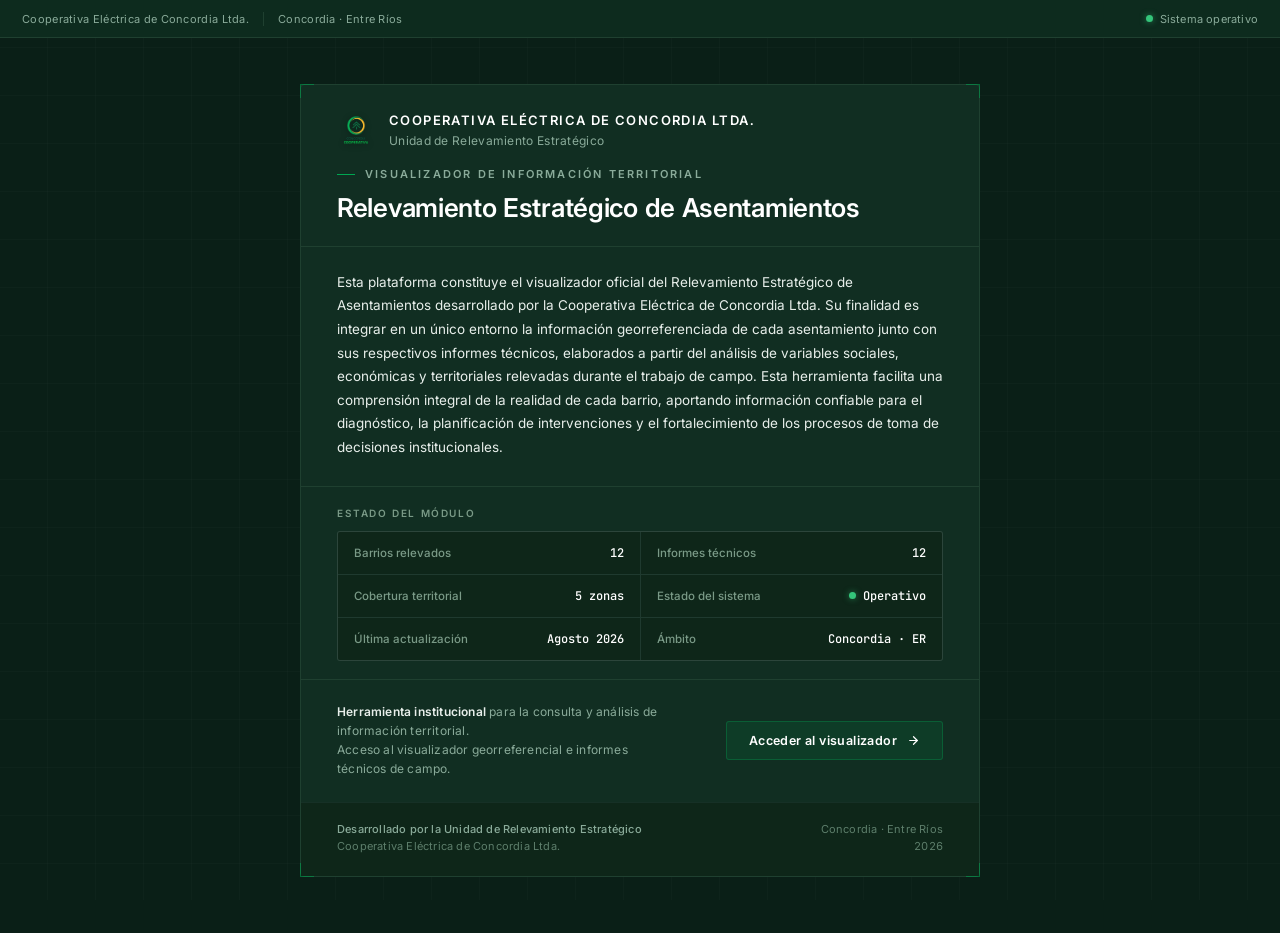
<file: index.html>
<!DOCTYPE html>
<html lang="es">
<head>
  <meta charset="UTF-8">
  <meta name="viewport" content="width=device-width, initial-scale=1.0">
  <title>Sistema de Información Territorial — Cooperativa Eléctrica de Concordia</title>
  <link href="https://fonts.googleapis.com/css2?family=Inter:wght@300;400;500;600;700&family=JetBrains+Mono:wght@400;500&display=swap" rel="stylesheet">
  <style>
    *, *::before, *::after { margin: 0; padding: 0; box-sizing: border-box; }

    :root {
      --bg-base:        #0a1f17;
      --bg-surface:     #0d2b1e;
      --bg-card:        #112e22;
      --bg-card-2:      #0e2619;

      --border:         #1f4030;
      --border-soft:    #163026;
      --border-line:    rgba(255,255,255,0.06);

      --text:           #e8efeb;
      --text-strong:    #ffffff;
      --text-muted:     #8aab9a;
      --text-dim:       #5d7e6b;
      --text-label:     #7a9a87;

      --accent:         #00a651;
      --accent-soft:    rgba(0,166,81,0.12);
      --accent-border:  rgba(0,166,81,0.32);

      --status-ok:      #34c47a;
      --status-warn:    #d4a017;

      --mono:           'JetBrains Mono', 'SF Mono', 'Courier New', monospace;
    }

    html, body {
      height: 100%;
      font-family: 'Inter', sans-serif;
      background: var(--bg-base);
      color: var(--text);
      -webkit-font-smoothing: antialiased;
      font-feature-settings: 'tnum' 1;
    }

    /* Fondo: rejilla técnica muy sutil */
    body {
      background-image:
        linear-gradient(rgba(255,255,255,0.014) 1px, transparent 1px),
        linear-gradient(90deg, rgba(255,255,255,0.014) 1px, transparent 1px);
      background-size: 48px 48px;
      background-position: -1px -1px;
    }

    /* ════════════════════════════════════════
       TOPBAR de sistema
    ════════════════════════════════════════ */
    .system-bar {
      position: fixed;
      top: 0; left: 0; right: 0;
      height: 38px;
      background: var(--bg-surface);
      border-bottom: 1px solid var(--border);
      display: flex;
      align-items: center;
      padding: 0 22px;
      font-size: 11px;
      color: var(--text-muted);
      z-index: 100;
      letter-spacing: 0.3px;
    }
    .system-bar-id {
      font-size: 11px;
      color: var(--text-muted);
      letter-spacing: 0.3px;
      font-weight: 400;
    }
    .system-bar-id strong {
      color: var(--text);
      font-weight: 500;
      margin-right: 4px;
    }
    .system-bar-sep {
      width: 1px;
      height: 14px;
      background: var(--border);
      margin: 0 14px;
    }
    .system-bar-right {
      margin-left: auto;
      display: flex;
      align-items: center;
      gap: 18px;
      font-size: 11px;
      color: var(--text-muted);
      letter-spacing: 0.2px;
    }
    .system-status {
      display: inline-flex;
      align-items: center;
      gap: 7px;
    }
    .led {
      width: 7px; height: 7px;
      border-radius: 50%;
      background: var(--status-ok);
      box-shadow: 0 0 6px rgba(52,196,122,0.55);
    }
    .led.led-pulse {
      animation: ledpulse 2.2s ease-in-out infinite;
    }
    @keyframes ledpulse {
      0%, 100% { opacity: 1; }
      50%       { opacity: 0.4; }
    }

    /* ════════════════════════════════════════
       CONTENEDOR PRINCIPAL
    ════════════════════════════════════════ */
    .stage {
      min-height: 100vh;
      padding: 84px 24px 56px;
      display: flex;
      align-items: flex-start;
      justify-content: center;
    }

    .access-panel {
      width: 100%;
      max-width: 680px;
      background: var(--bg-card);
      border: 1px solid var(--border);
      border-radius: 4px;
      position: relative;
    }

    /* Marca de esquinas técnica */
    .access-panel::before,
    .access-panel::after,
    .corner {
      content: '';
      position: absolute;
      width: 14px;
      height: 14px;
      border: 1px solid var(--accent);
      opacity: 0.55;
    }
    .access-panel::before {
      top: -1px; left: -1px;
      border-right: none; border-bottom: none;
    }
    .access-panel::after {
      top: -1px; right: -1px;
      border-left: none; border-bottom: none;
    }
    .corner-bl {
      bottom: -1px; left: -1px;
      border-right: none; border-top: none;
    }
    .corner-br {
      bottom: -1px; right: -1px;
      border-left: none; border-top: none;
    }

    /* ── HEADER del panel ── */
    .panel-header {
      padding: 26px 36px 22px;
      border-bottom: 1px solid var(--border);
    }
    .org-row {
      display: flex;
      align-items: center;
      gap: 14px;
      margin-bottom: 18px;
    }
    .org-logo {
      width: 38px;
      height: 38px;
      object-fit: contain;
      filter: drop-shadow(0 1px 3px rgba(0,0,0,0.4));
      flex-shrink: 0;
    }
    .org-meta {
      flex: 1;
      min-width: 0;
    }
    .org-institucion {
      font-size: 13px;
      font-weight: 600;
      color: var(--text-strong);
      text-transform: uppercase;
      letter-spacing: 1.4px;
      line-height: 1.25;
      margin-bottom: 4px;
    }
    .org-unidad {
      font-size: 12px;
      font-weight: 400;
      color: var(--text-muted);
      letter-spacing: 0.3px;
      line-height: 1.25;
    }

    .system-title {
      font-size: 11px;
      font-weight: 600;
      color: var(--text-muted);
      text-transform: uppercase;
      letter-spacing: 2.2px;
      margin-bottom: 12px;
      display: flex;
      align-items: center;
      gap: 10px;
    }
    .system-title::before {
      content: '';
      width: 18px;
      height: 1px;
      background: var(--accent);
      flex-shrink: 0;
    }

    .module-title {
      font-size: 26px;
      font-weight: 600;
      color: var(--text-strong);
      letter-spacing: -0.3px;
      line-height: 1.18;
    }

    /* ── BLOQUE descriptivo ── */
    .description {
      padding: 24px 36px 26px;
      border-bottom: 1px solid var(--border);
    }
    .description p {
      font-size: 13.5px;
      line-height: 1.75;
      color: var(--text);
      font-weight: 400;
    }

    /* ── TABLA de metadatos ── */
    .system-info {
      padding: 6px 36px 18px;
      border-bottom: 1px solid var(--border);
    }
    .info-block-title {
      font-size: 10px;
      font-weight: 600;
      color: var(--text-label);
      letter-spacing: 1.6px;
      padding: 14px 0 12px;
      text-transform: uppercase;
    }
    .info-grid {
      display: grid;
      grid-template-columns: 1fr 1fr;
      gap: 1px;
      background: var(--border-line);
      border: 1px solid var(--border-line);
      border-radius: 3px;
      overflow: hidden;
    }
    .info-cell {
      background: var(--bg-card-2);
      padding: 13px 16px;
      display: flex;
      justify-content: space-between;
      align-items: center;
      gap: 10px;
    }
    .info-key {
      font-size: 11.5px;
      color: var(--text-label);
      font-weight: 500;
    }
    .info-val {
      font-family: var(--mono);
      font-size: 12px;
      color: var(--text-strong);
      font-weight: 500;
      text-align: right;
    }
    .info-val.with-led {
      display: inline-flex;
      align-items: center;
      gap: 7px;
    }

    /* ── ACCIÓN de acceso ── */
    .panel-action {
      padding: 22px 36px 24px;
      display: flex;
      align-items: center;
      justify-content: space-between;
      gap: 18px;
    }
    .access-hint {
      font-size: 12px;
      color: var(--text-muted);
      letter-spacing: 0.2px;
      line-height: 1.6;
      max-width: 340px;
    }
    .access-hint strong {
      color: var(--text);
      font-weight: 600;
    }
    .access-btn {
      display: inline-flex;
      align-items: center;
      gap: 10px;
      background: var(--accent-soft);
      color: var(--text-strong);
      border: 1px solid var(--accent-border);
      padding: 11px 22px;
      border-radius: 3px;
      text-decoration: none;
      font-size: 12.5px;
      font-weight: 600;
      letter-spacing: 0.4px;
      transition: background 0.15s, border-color 0.15s;
      font-family: 'Inter', sans-serif;
    }
    .access-btn:hover {
      background: rgba(0,166,81,0.22);
      border-color: var(--accent);
    }
    .access-btn:focus-visible {
      outline: 2px solid var(--accent);
      outline-offset: 2px;
    }
    .access-btn svg {
      width: 13px; height: 13px;
      flex-shrink: 0;
    }

    /* ── FOOTER del panel ── */
    .panel-footer {
      padding: 18px 36px 20px;
      border-top: 1px solid var(--border-soft);
      background: var(--bg-card-2);
      display: flex;
      align-items: flex-start;
      justify-content: space-between;
      gap: 24px;
      font-size: 11px;
      color: var(--text-dim);
      letter-spacing: 0.2px;
    }
    .footer-credit {
      line-height: 1.55;
    }
    .footer-line-1 {
      color: var(--text-muted);
      font-weight: 500;
    }
    .footer-line-2 {
      color: var(--text-dim);
      font-weight: 400;
    }
    .footer-place {
      text-align: right;
      line-height: 1.55;
      color: var(--text-dim);
    }

    /* ════════════════════════════════════════
       RESPONSIVE
    ════════════════════════════════════════ */
    @media (max-width: 620px) {
      .stage { padding: 72px 14px 40px; }
      .panel-header,
      .description,
      .system-info,
      .panel-action,
      .panel-footer { padding-left: 22px; padding-right: 22px; }
      .module-title { font-size: 22px; }
      .info-grid { grid-template-columns: 1fr; }
      .panel-action {
        flex-direction: column;
        align-items: stretch;
      }
      .access-btn {
        justify-content: center;
        padding: 13px 22px;
      }
      .panel-footer {
        flex-direction: column;
        align-items: flex-start;
        gap: 12px;
      }
      .footer-place {
        text-align: left;
      }
      .system-bar { padding: 0 14px; }
      .system-bar-id { font-size: 9.5px; }
      .system-bar-right { gap: 12px; font-size: 9.5px; }
    }

    @media (max-width: 420px) {
      .system-bar-sep { display: none; }
      .system-bar-id:nth-of-type(2) { display: none; }
      .org-row { flex-wrap: wrap; }
    }
  </style>
</head>
<body>

<!-- System bar -->
<div class="system-bar">
  <span class="system-bar-id">Cooperativa Eléctrica de Concordia Ltda.</span>
  <span class="system-bar-sep"></span>
  <span class="system-bar-id">Concordia · Entre Ríos</span>
  <div class="system-bar-right">
    <span class="system-status">
      <span class="led led-pulse"></span> Sistema operativo
    </span>
  </div>
</div>

<div class="stage">
  <div>
    <main class="access-panel">

      <span class="corner corner-bl"></span>
      <span class="corner corner-br"></span>

      <!-- HEADER -->
      <header class="panel-header">
        <div class="org-row">
          <img src="logo_cooperativa_transparente.png" alt="Cooperativa Eléctrica de Concordia" class="org-logo">
          <div class="org-meta">
            <div class="org-institucion">Cooperativa Eléctrica de Concordia Ltda.</div>
            <div class="org-unidad">Unidad de Relevamiento Estratégico</div>
          </div>
        </div>

        <div class="system-title">Visualizador de Información Territorial</div>
        <h1 class="module-title">Relevamiento Estratégico de Asentamientos</h1>
      </header>

      <!-- DESCRIPCIÓN INSTITUCIONAL -->
      <section class="description">
        <p>
          Esta plataforma constituye el visualizador oficial del Relevamiento Estratégico de Asentamientos desarrollado por la Cooperativa Eléctrica de Concordia Ltda. Su finalidad es integrar en un único entorno la información georreferenciada de cada asentamiento junto con sus respectivos informes técnicos, elaborados a partir del análisis de variables sociales, económicas y territoriales relevadas durante el trabajo de campo. Esta herramienta facilita una comprensión integral de la realidad de cada barrio, aportando información confiable para el diagnóstico, la planificación de intervenciones y el fortalecimiento de los procesos de toma de decisiones institucionales.
        </p>
      </section>

      <!-- METADATOS DEL SISTEMA -->
      <section class="system-info">
        <div class="info-block-title">Estado del módulo</div>
        <div class="info-grid">
          <div class="info-cell">
            <span class="info-key">Barrios relevados</span>
            <span class="info-val" id="stat-barrios">09</span>
          </div>
          <div class="info-cell">
            <span class="info-key">Informes técnicos</span>
            <span class="info-val" id="stat-informes">09</span>
          </div>
          <div class="info-cell">
            <span class="info-key">Cobertura territorial</span>
            <span class="info-val" id="stat-zonas">4 zonas</span>
          </div>
          <div class="info-cell">
            <span class="info-key">Estado del sistema</span>
            <span class="info-val with-led"><span class="led"></span>Operativo</span>
          </div>
          <div class="info-cell">
            <span class="info-key">Última actualización</span>
            <span class="info-val" id="stat-actualizacion">Junio 2026</span>
          </div>
          <div class="info-cell">
            <span class="info-key">Ámbito</span>
            <span class="info-val">Concordia · ER</span>
          </div>
        </div>
      </section>

      <!-- ACCIÓN -->
      <section class="panel-action">
        <div class="access-hint">
          <strong>Herramienta institucional</strong> para la consulta y análisis de información territorial.<br>
          Acceso al visualizador georreferencial e informes técnicos de campo.
        </div>
        <a href="Mapa Relevamiento Asentamientos.html" class="access-btn">
          Acceder al visualizador
          <svg viewBox="0 0 24 24" fill="none" stroke="currentColor" stroke-width="2.2" stroke-linecap="round" stroke-linejoin="round"><line x1="5" y1="12" x2="19" y2="12"/><polyline points="12 5 19 12 12 19"/></svg>
        </a>
      </section>

      <!-- FOOTER -->
      <footer class="panel-footer">
        <div class="footer-credit">
          <div class="footer-line-1">Desarrollado por la Unidad de Relevamiento Estratégico</div>
          <div class="footer-line-2">Cooperativa Eléctrica de Concordia Ltda.</div>
        </div>
        <div class="footer-place">
          <div>Concordia · Entre Ríos</div>
          <div>2026</div>
        </div>
      </footer>

    </main>
  </div>
</div>


  <script>
    // Estadísticas del módulo: se calculan solas a partir de
    // data/barrios/index.json y barrio.json de cada barrio, el mismo
    // dato que usa el mapa. Si agregás o quitás barrios, estos números
    // se actualizan sin tocar este archivo.
    (async function actualizarEstadisticas() {
      const MESES = ['enero','febrero','marzo','abril','mayo','junio','julio',
                     'agosto','septiembre','octubre','noviembre','diciembre'];
      try {
        const idx = await fetch('data/barrios/index.json?t=' + Date.now()).then(r => r.json());
        const publicados = (idx.barrios || []).filter(b => b.estado === 'publicado');

        const elBarrios = document.getElementById('stat-barrios');
        const elInformes = document.getElementById('stat-informes');
        if (elBarrios) elBarrios.textContent = String(publicados.length).padStart(2, '0');
        if (elInformes) elInformes.textContent = String(publicados.length).padStart(2, '0');

        // Zonas únicas y fecha más reciente: piden leer cada barrio.json
        const detalles = await Promise.all(publicados.map(b =>
          fetch(`data/barrios/${b.id}/barrio.json?t=` + Date.now())
            .then(r => r.ok ? r.json() : null)
            .catch(() => null)
        ));

        const zonas = new Set();
        let fechaMasReciente = null;
        for (const d of detalles) {
          if (!d) continue;
          if (d.zona) zonas.add(d.zona.trim());
          if (d.fechaActualizacion) {
            const f = new Date(d.fechaActualizacion);
            if (!isNaN(f) && (!fechaMasReciente || f > fechaMasReciente)) fechaMasReciente = f;
          }
        }

        const elZonas = document.getElementById('stat-zonas');
        if (elZonas && zonas.size) {
          elZonas.textContent = `${zonas.size} zona${zonas.size === 1 ? '' : 's'}`;
        }

        const elFecha = document.getElementById('stat-actualizacion');
        if (elFecha && fechaMasReciente) {
          elFecha.textContent = `${MESES[fechaMasReciente.getMonth()].charAt(0).toUpperCase()}${MESES[fechaMasReciente.getMonth()].slice(1)} ${fechaMasReciente.getFullYear()}`;
        }
      } catch (err) {
        // Si algo falla (red, formato inesperado), se deja el valor
        // estático que ya está en el HTML. Nunca rompe la página.
        console.warn('No se pudieron actualizar las estadísticas del módulo:', err);
      }
    })();
  </script>
</body>
</html>
</file>
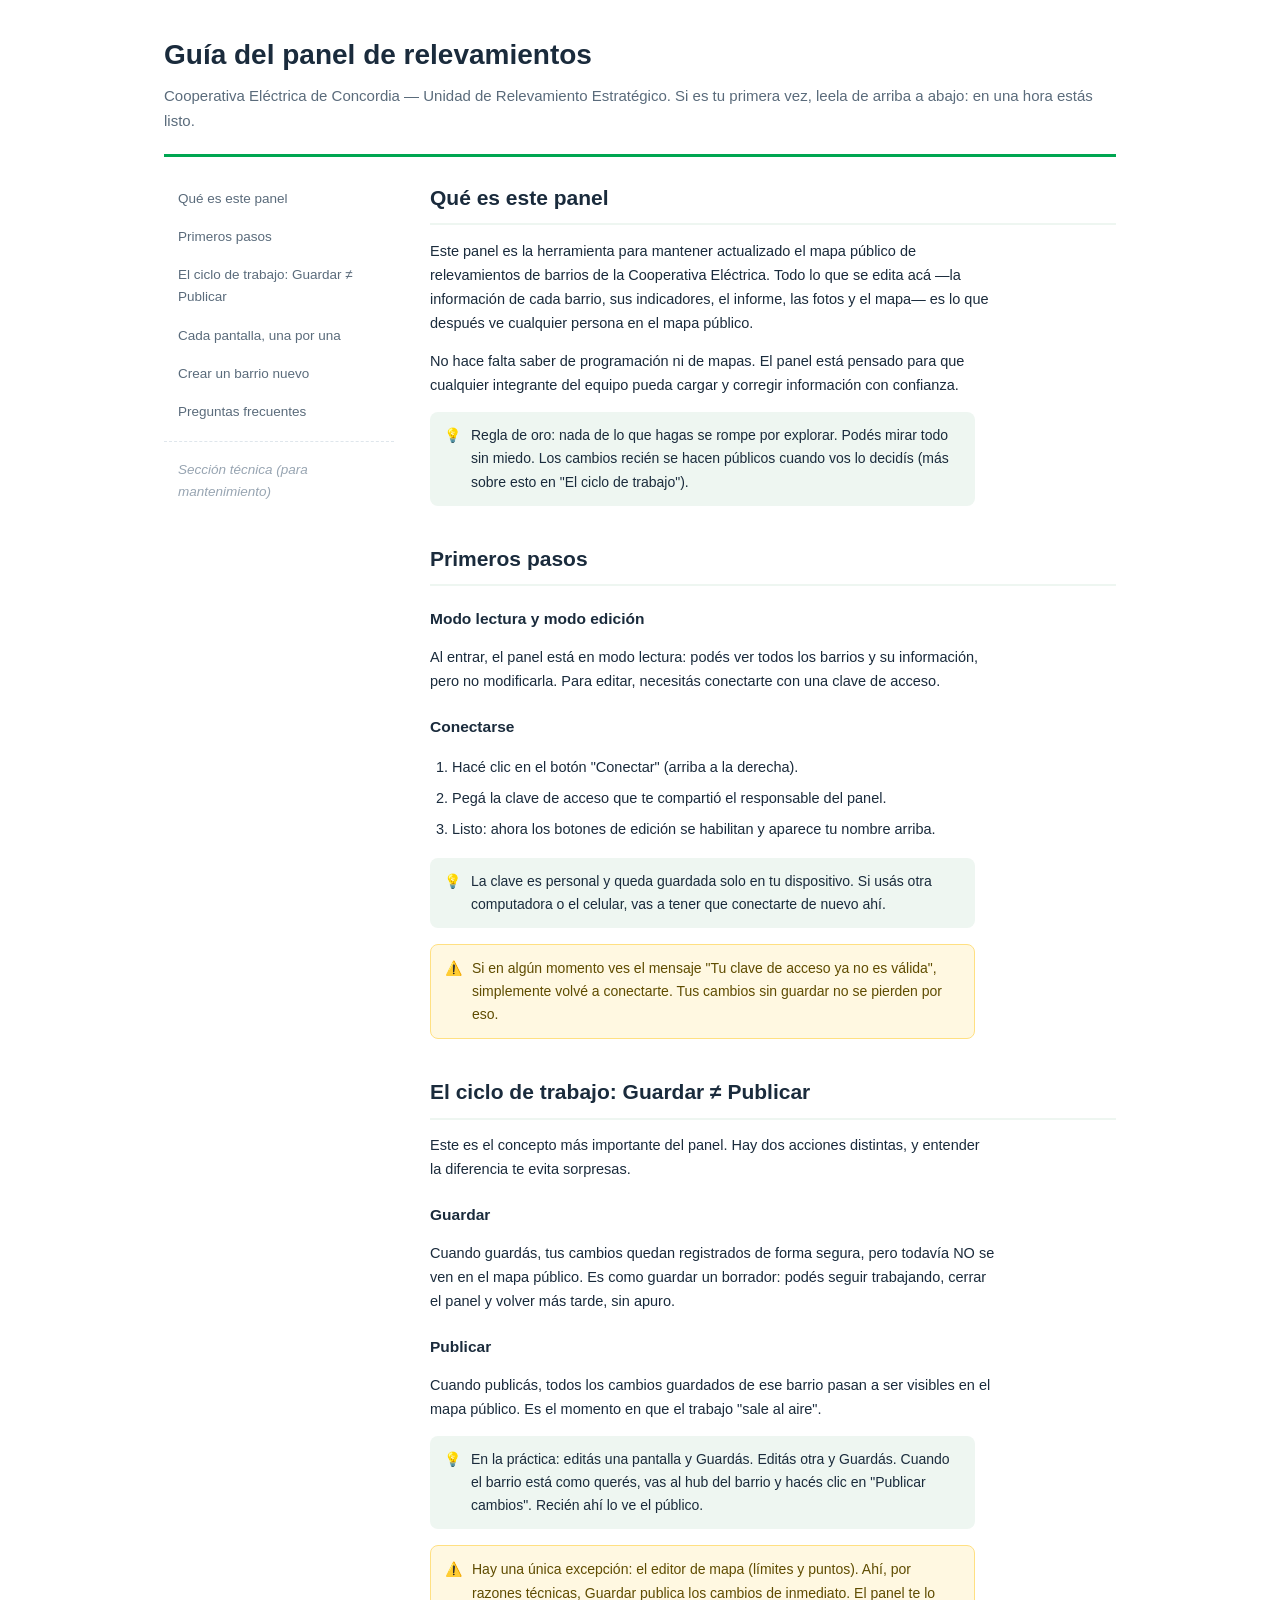
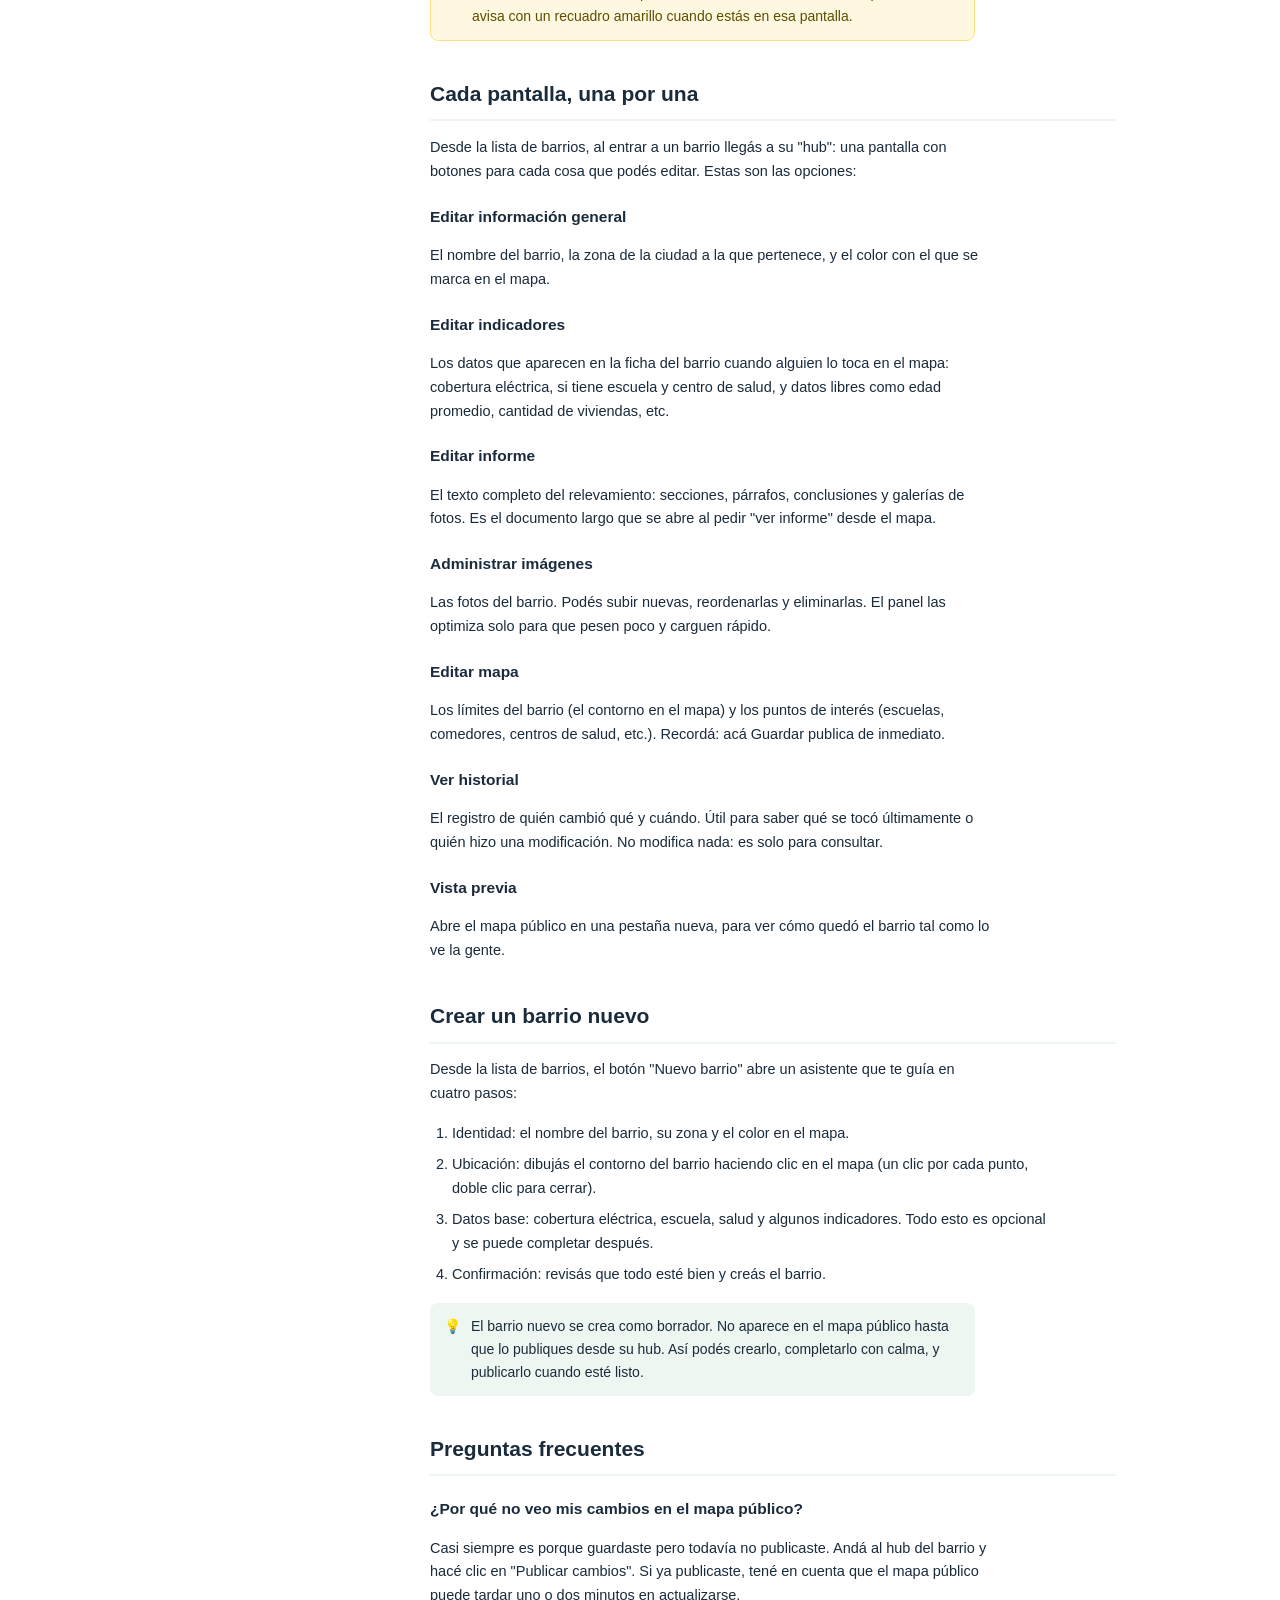
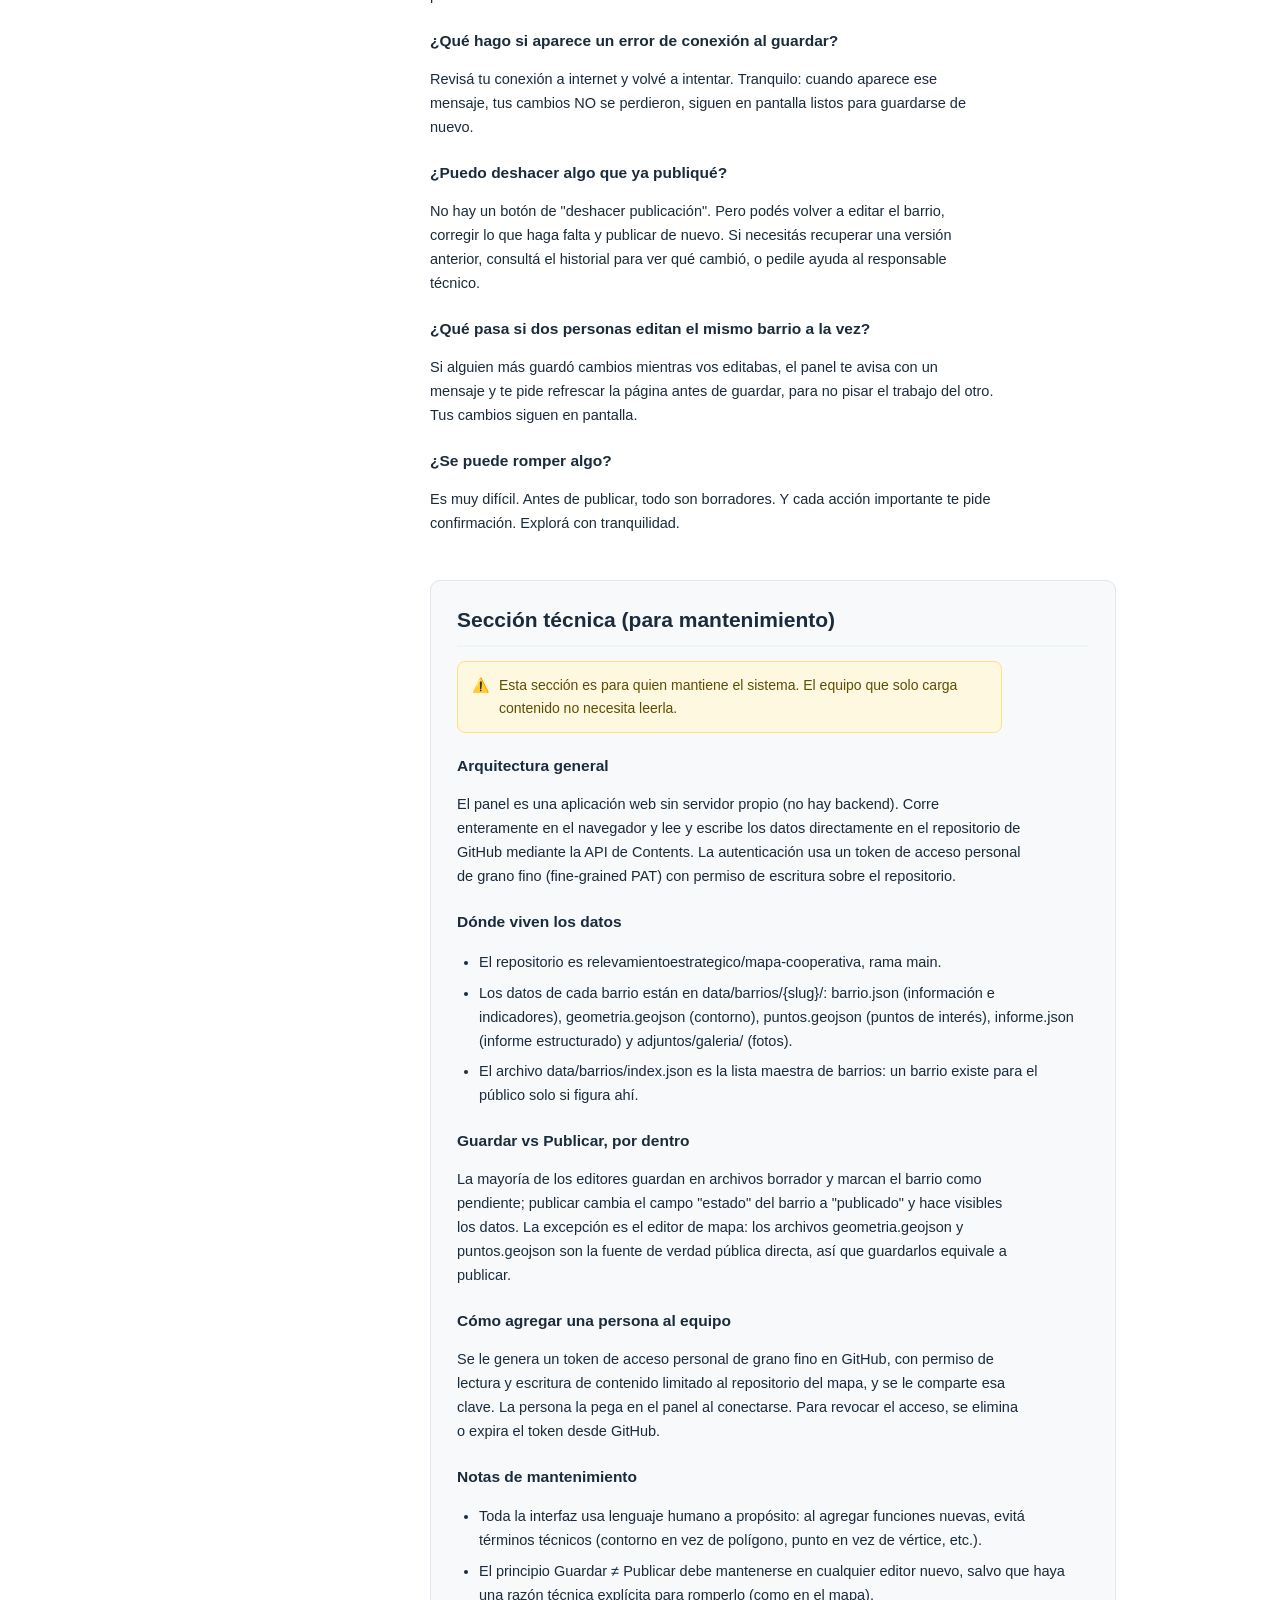
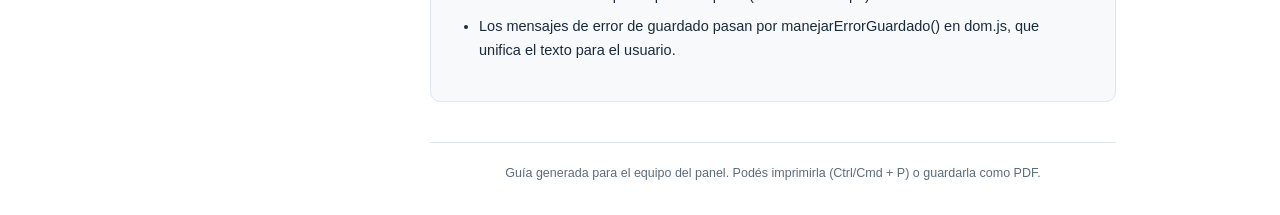
<file: guia-equipo.html>
<!DOCTYPE html>
<html lang="es">
<head>
<meta charset="utf-8">
<meta name="viewport" content="width=device-width, initial-scale=1">
<title>Guía del panel — Relevamientos Cooperativa Eléctrica</title>
<style>
  :root{--verde:#00a651;--tinta:#1a2b3c;--gris:#5a6b7b;--suave:#eef6f1;--borde:#dfe6ec;}
  *{box-sizing:border-box;}
  body{margin:0;font-family:-apple-system,BlinkMacSystemFont,'Segoe UI',Roboto,Helvetica,Arial,sans-serif;
       color:var(--tinta);line-height:1.65;background:#fff;}
  .wrap{max-width:1000px;margin:0 auto;padding:32px 24px;}
  header{border-bottom:3px solid var(--verde);padding-bottom:20px;margin-bottom:24px;}
  header h1{margin:0 0 6px;font-size:28px;}
  header p{margin:0;color:var(--gris);font-size:15px;}
  .cuerpo{display:grid;grid-template-columns:230px 1fr;gap:36px;align-items:start;}
  nav{position:sticky;top:24px;}
  nav ul{list-style:none;margin:0;padding:0;}
  nav li{margin:0 0 2px;}
  nav a{display:block;padding:7px 12px;border-radius:6px;color:var(--gris);text-decoration:none;font-size:13.5px;border-left:2px solid transparent;}
  nav a:hover{background:var(--suave);color:var(--verde);}
  nav li.tec{margin-top:10px;border-top:1px dashed var(--borde);padding-top:10px;}
  nav li.tec a{font-style:italic;color:#98a5b2;}
  section{margin-bottom:36px;scroll-margin-top:16px;}
  section h2{font-size:21px;border-bottom:2px solid var(--suave);padding-bottom:8px;margin:0 0 14px;}
  section h3{font-size:15.5px;margin:20px 0 6px;}
  section p{font-size:14.5px;max-width:70ch;}
  ul,ol{max-width:70ch;padding-left:22px;}
  li{margin-bottom:7px;font-size:14.5px;}
  .nota,.aviso{display:flex;gap:10px;padding:12px 14px;border-radius:8px;margin:8px 0 16px;font-size:14px;max-width:70ch;}
  .nota{background:var(--suave);}
  .aviso{background:#fff8e1;border:1px solid #ffe082;color:#5f4c00;}
  section.tecnica{background:#f7f9fb;border:1px solid var(--borde);border-radius:10px;padding:22px 26px;margin-top:44px;}
  footer{margin-top:40px;padding-top:20px;border-top:1px solid var(--borde);color:var(--gris);font-size:12.5px;text-align:center;}
  @media(max-width:760px){.cuerpo{grid-template-columns:1fr;}nav{position:static;}nav ul{display:flex;flex-wrap:wrap;gap:6px;}nav a{border:1px solid var(--borde);}}
  @media print{
    nav{display:none;}.cuerpo{grid-template-columns:1fr;}
    section{page-break-inside:avoid;}header{border-color:#000;}
    a{color:inherit;text-decoration:none;}
  }
</style>
</head>
<body>
<div class="wrap">
  <header>
    <h1>Guía del panel de relevamientos</h1>
    <p>Cooperativa Eléctrica de Concordia — Unidad de Relevamiento Estratégico. Si es tu primera vez, leela de arriba a abajo: en una hora estás listo.</p>
  </header>
  <div class="cuerpo">
    <nav aria-label="Índice">
      <ul>
      <li class=""><a href="#s-que-es">Qué es este panel</a></li>
      <li class=""><a href="#s-primeros-pasos">Primeros pasos</a></li>
      <li class=""><a href="#s-ciclo">El ciclo de trabajo: Guardar ≠ Publicar</a></li>
      <li class=""><a href="#s-pantallas">Cada pantalla, una por una</a></li>
      <li class=""><a href="#s-nuevo-barrio">Crear un barrio nuevo</a></li>
      <li class=""><a href="#s-preguntas">Preguntas frecuentes</a></li>
      <li class="tec"><a href="#s-tecnica">Sección técnica (para mantenimiento)</a></li>
      </ul>
    </nav>
    <main>

  <section id="s-que-es" class="">
    <h2>Qué es este panel</h2>
    <p>Este panel es la herramienta para mantener actualizado el mapa público de relevamientos de barrios de la Cooperativa Eléctrica. Todo lo que se edita acá —la información de cada barrio, sus indicadores, el informe, las fotos y el mapa— es lo que después ve cualquier persona en el mapa público.</p>
    <p>No hace falta saber de programación ni de mapas. El panel está pensado para que cualquier integrante del equipo pueda cargar y corregir información con confianza.</p>
    <div class="nota"><span>💡</span><span>Regla de oro: nada de lo que hagas se rompe por explorar. Podés mirar todo sin miedo. Los cambios recién se hacen públicos cuando vos lo decidís (más sobre esto en "El ciclo de trabajo").</span></div>
  </section>

  <section id="s-primeros-pasos" class="">
    <h2>Primeros pasos</h2>
    <h3>Modo lectura y modo edición</h3>
    <p>Al entrar, el panel está en modo lectura: podés ver todos los barrios y su información, pero no modificarla. Para editar, necesitás conectarte con una clave de acceso.</p>
    <h3>Conectarse</h3>
    <ol><li>Hacé clic en el botón "Conectar" (arriba a la derecha).</li><li>Pegá la clave de acceso que te compartió el responsable del panel.</li><li>Listo: ahora los botones de edición se habilitan y aparece tu nombre arriba.</li></ol>
    <div class="nota"><span>💡</span><span>La clave es personal y queda guardada solo en tu dispositivo. Si usás otra computadora o el celular, vas a tener que conectarte de nuevo ahí.</span></div>
    <div class="aviso"><span>⚠️</span><span>Si en algún momento ves el mensaje "Tu clave de acceso ya no es válida", simplemente volvé a conectarte. Tus cambios sin guardar no se pierden por eso.</span></div>
  </section>

  <section id="s-ciclo" class="">
    <h2>El ciclo de trabajo: Guardar ≠ Publicar</h2>
    <p>Este es el concepto más importante del panel. Hay dos acciones distintas, y entender la diferencia te evita sorpresas.</p>
    <h3>Guardar</h3>
    <p>Cuando guardás, tus cambios quedan registrados de forma segura, pero todavía NO se ven en el mapa público. Es como guardar un borrador: podés seguir trabajando, cerrar el panel y volver más tarde, sin apuro.</p>
    <h3>Publicar</h3>
    <p>Cuando publicás, todos los cambios guardados de ese barrio pasan a ser visibles en el mapa público. Es el momento en que el trabajo "sale al aire".</p>
    <div class="nota"><span>💡</span><span>En la práctica: editás una pantalla y Guardás. Editás otra y Guardás. Cuando el barrio está como querés, vas al hub del barrio y hacés clic en "Publicar cambios". Recién ahí lo ve el público.</span></div>
    <div class="aviso"><span>⚠️</span><span>Hay una única excepción: el editor de mapa (límites y puntos). Ahí, por razones técnicas, Guardar publica los cambios de inmediato. El panel te lo avisa con un recuadro amarillo cuando estás en esa pantalla.</span></div>
  </section>

  <section id="s-pantallas" class="">
    <h2>Cada pantalla, una por una</h2>
    <p>Desde la lista de barrios, al entrar a un barrio llegás a su "hub": una pantalla con botones para cada cosa que podés editar. Estas son las opciones:</p>
    <h3>Editar información general</h3>
    <p>El nombre del barrio, la zona de la ciudad a la que pertenece, y el color con el que se marca en el mapa.</p>
    <h3>Editar indicadores</h3>
    <p>Los datos que aparecen en la ficha del barrio cuando alguien lo toca en el mapa: cobertura eléctrica, si tiene escuela y centro de salud, y datos libres como edad promedio, cantidad de viviendas, etc.</p>
    <h3>Editar informe</h3>
    <p>El texto completo del relevamiento: secciones, párrafos, conclusiones y galerías de fotos. Es el documento largo que se abre al pedir "ver informe" desde el mapa.</p>
    <h3>Administrar imágenes</h3>
    <p>Las fotos del barrio. Podés subir nuevas, reordenarlas y eliminarlas. El panel las optimiza solo para que pesen poco y carguen rápido.</p>
    <h3>Editar mapa</h3>
    <p>Los límites del barrio (el contorno en el mapa) y los puntos de interés (escuelas, comedores, centros de salud, etc.). Recordá: acá Guardar publica de inmediato.</p>
    <h3>Ver historial</h3>
    <p>El registro de quién cambió qué y cuándo. Útil para saber qué se tocó últimamente o quién hizo una modificación. No modifica nada: es solo para consultar.</p>
    <h3>Vista previa</h3>
    <p>Abre el mapa público en una pestaña nueva, para ver cómo quedó el barrio tal como lo ve la gente.</p>
  </section>

  <section id="s-nuevo-barrio" class="">
    <h2>Crear un barrio nuevo</h2>
    <p>Desde la lista de barrios, el botón "Nuevo barrio" abre un asistente que te guía en cuatro pasos:</p>
    <ol><li>Identidad: el nombre del barrio, su zona y el color en el mapa.</li><li>Ubicación: dibujás el contorno del barrio haciendo clic en el mapa (un clic por cada punto, doble clic para cerrar).</li><li>Datos base: cobertura eléctrica, escuela, salud y algunos indicadores. Todo esto es opcional y se puede completar después.</li><li>Confirmación: revisás que todo esté bien y creás el barrio.</li></ol>
    <div class="nota"><span>💡</span><span>El barrio nuevo se crea como borrador. No aparece en el mapa público hasta que lo publiques desde su hub. Así podés crearlo, completarlo con calma, y publicarlo cuando esté listo.</span></div>
  </section>

  <section id="s-preguntas" class="">
    <h2>Preguntas frecuentes</h2>
    <h3>¿Por qué no veo mis cambios en el mapa público?</h3>
    <p>Casi siempre es porque guardaste pero todavía no publicaste. Andá al hub del barrio y hacé clic en "Publicar cambios". Si ya publicaste, tené en cuenta que el mapa público puede tardar uno o dos minutos en actualizarse.</p>
    <h3>¿Qué hago si aparece un error de conexión al guardar?</h3>
    <p>Revisá tu conexión a internet y volvé a intentar. Tranquilo: cuando aparece ese mensaje, tus cambios NO se perdieron, siguen en pantalla listos para guardarse de nuevo.</p>
    <h3>¿Puedo deshacer algo que ya publiqué?</h3>
    <p>No hay un botón de "deshacer publicación". Pero podés volver a editar el barrio, corregir lo que haga falta y publicar de nuevo. Si necesitás recuperar una versión anterior, consultá el historial para ver qué cambió, o pedile ayuda al responsable técnico.</p>
    <h3>¿Qué pasa si dos personas editan el mismo barrio a la vez?</h3>
    <p>Si alguien más guardó cambios mientras vos editabas, el panel te avisa con un mensaje y te pide refrescar la página antes de guardar, para no pisar el trabajo del otro. Tus cambios siguen en pantalla.</p>
    <h3>¿Se puede romper algo?</h3>
    <p>Es muy difícil. Antes de publicar, todo son borradores. Y cada acción importante te pide confirmación. Explorá con tranquilidad.</p>
  </section>

  <section id="s-tecnica" class="tecnica">
    <h2>Sección técnica (para mantenimiento)</h2>
    <div class="aviso"><span>⚠️</span><span>Esta sección es para quien mantiene el sistema. El equipo que solo carga contenido no necesita leerla.</span></div>
    <h3>Arquitectura general</h3>
    <p>El panel es una aplicación web sin servidor propio (no hay backend). Corre enteramente en el navegador y lee y escribe los datos directamente en el repositorio de GitHub mediante la API de Contents. La autenticación usa un token de acceso personal de grano fino (fine-grained PAT) con permiso de escritura sobre el repositorio.</p>
    <h3>Dónde viven los datos</h3>
    <ul><li>El repositorio es relevamientoestrategico/mapa-cooperativa, rama main.</li><li>Los datos de cada barrio están en data/barrios/{slug}/: barrio.json (información e indicadores), geometria.geojson (contorno), puntos.geojson (puntos de interés), informe.json (informe estructurado) y adjuntos/galeria/ (fotos).</li><li>El archivo data/barrios/index.json es la lista maestra de barrios: un barrio existe para el público solo si figura ahí.</li></ul>
    <h3>Guardar vs Publicar, por dentro</h3>
    <p>La mayoría de los editores guardan en archivos borrador y marcan el barrio como pendiente; publicar cambia el campo "estado" del barrio a "publicado" y hace visibles los datos. La excepción es el editor de mapa: los archivos geometria.geojson y puntos.geojson son la fuente de verdad pública directa, así que guardarlos equivale a publicar.</p>
    <h3>Cómo agregar una persona al equipo</h3>
    <p>Se le genera un token de acceso personal de grano fino en GitHub, con permiso de lectura y escritura de contenido limitado al repositorio del mapa, y se le comparte esa clave. La persona la pega en el panel al conectarse. Para revocar el acceso, se elimina o expira el token desde GitHub.</p>
    <h3>Notas de mantenimiento</h3>
    <ul><li>Toda la interfaz usa lenguaje humano a propósito: al agregar funciones nuevas, evitá términos técnicos (contorno en vez de polígono, punto en vez de vértice, etc.).</li><li>El principio Guardar ≠ Publicar debe mantenerse en cualquier editor nuevo, salvo que haya una razón técnica explícita para romperlo (como en el mapa).</li><li>Los mensajes de error de guardado pasan por manejarErrorGuardado() en dom.js, que unifica el texto para el usuario.</li></ul>
  </section>
      <footer>Guía generada para el equipo del panel. Podés imprimirla (Ctrl/Cmd + P) o guardarla como PDF.</footer>
    </main>
  </div>
</div>
</body>
</html>
</file>
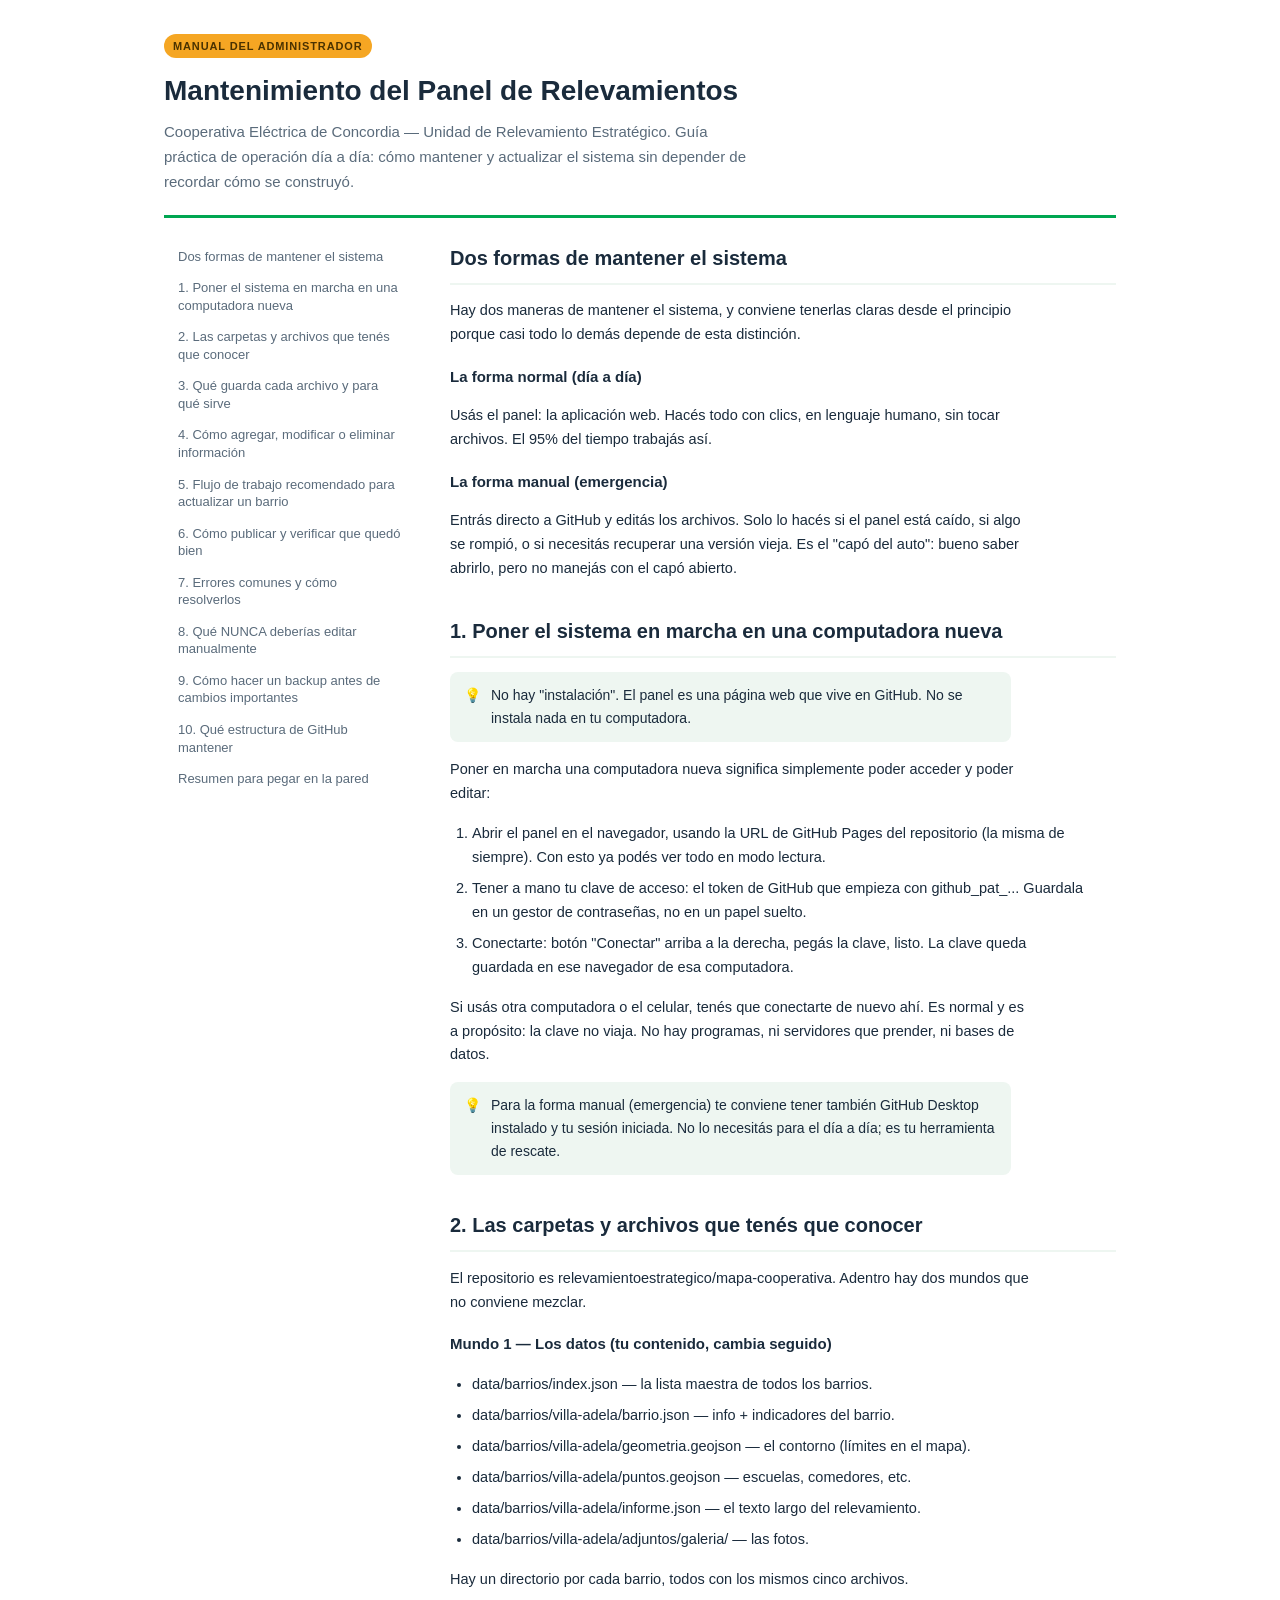
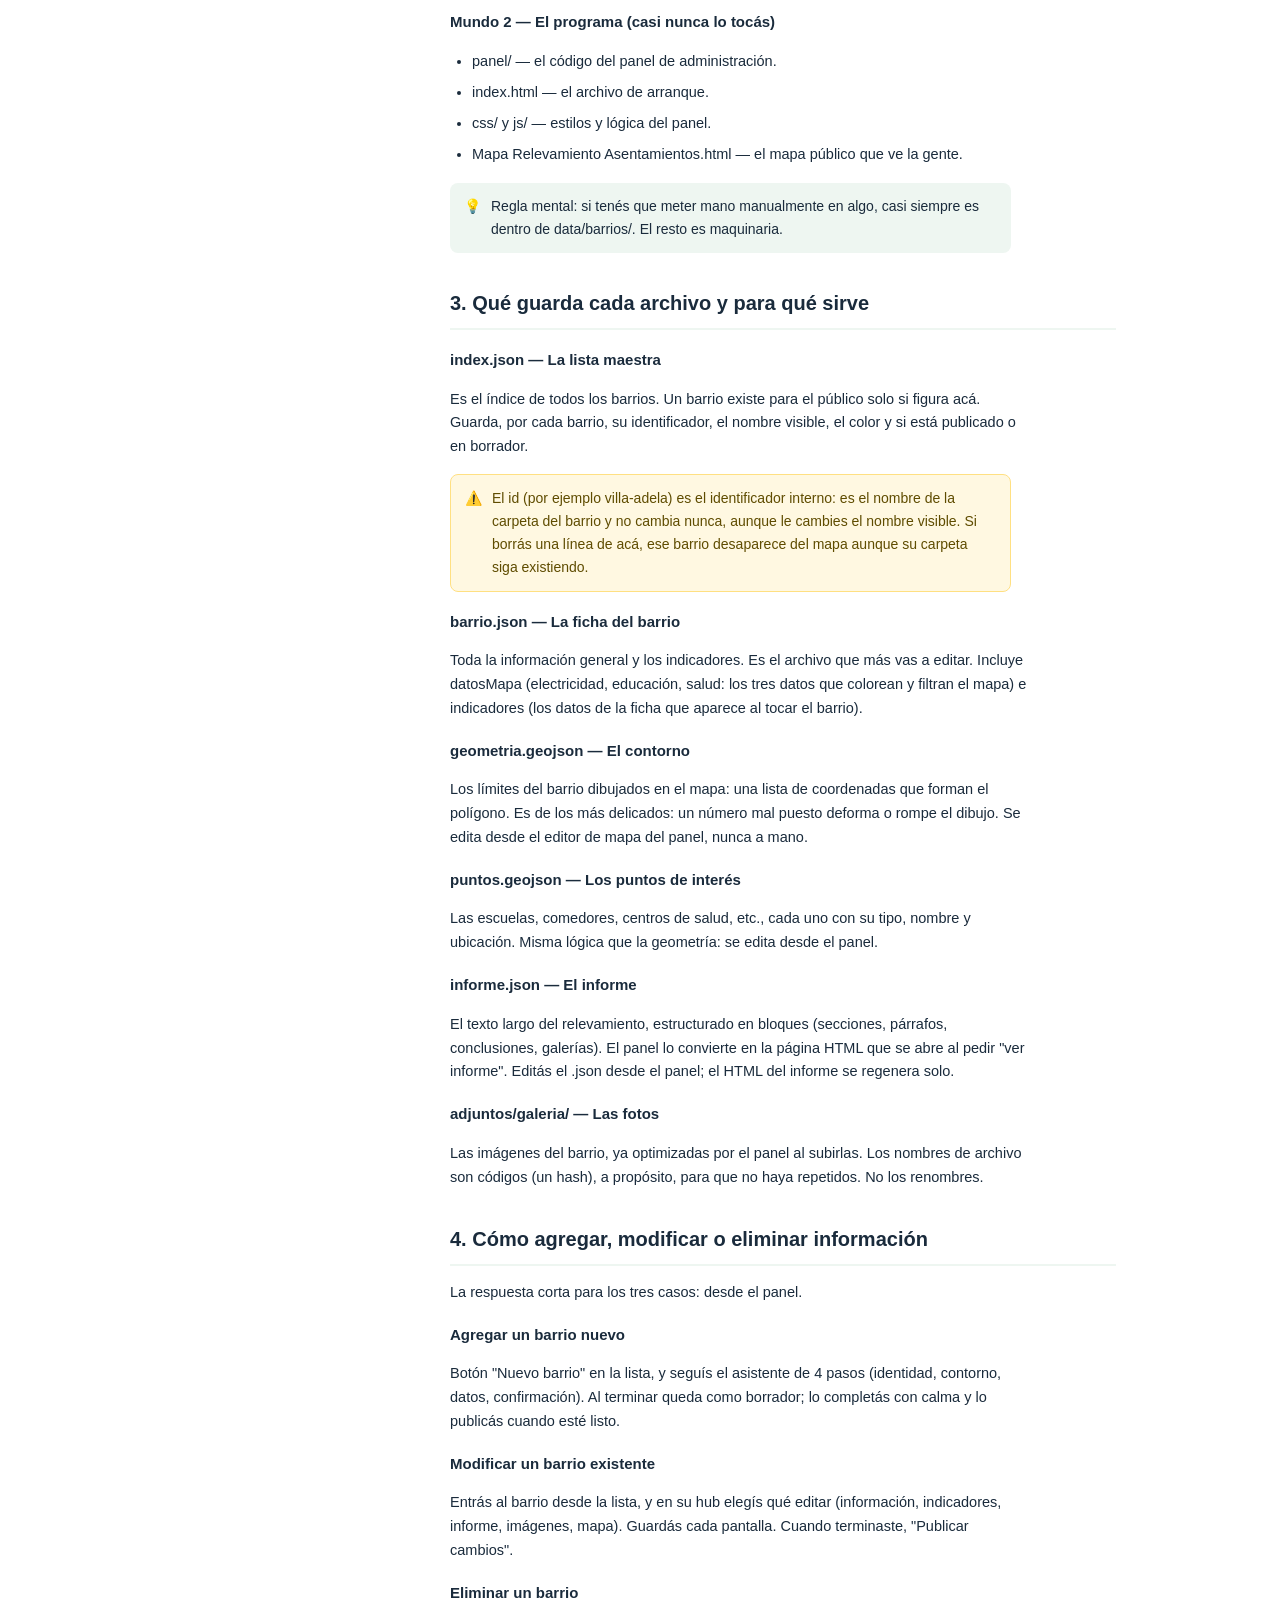
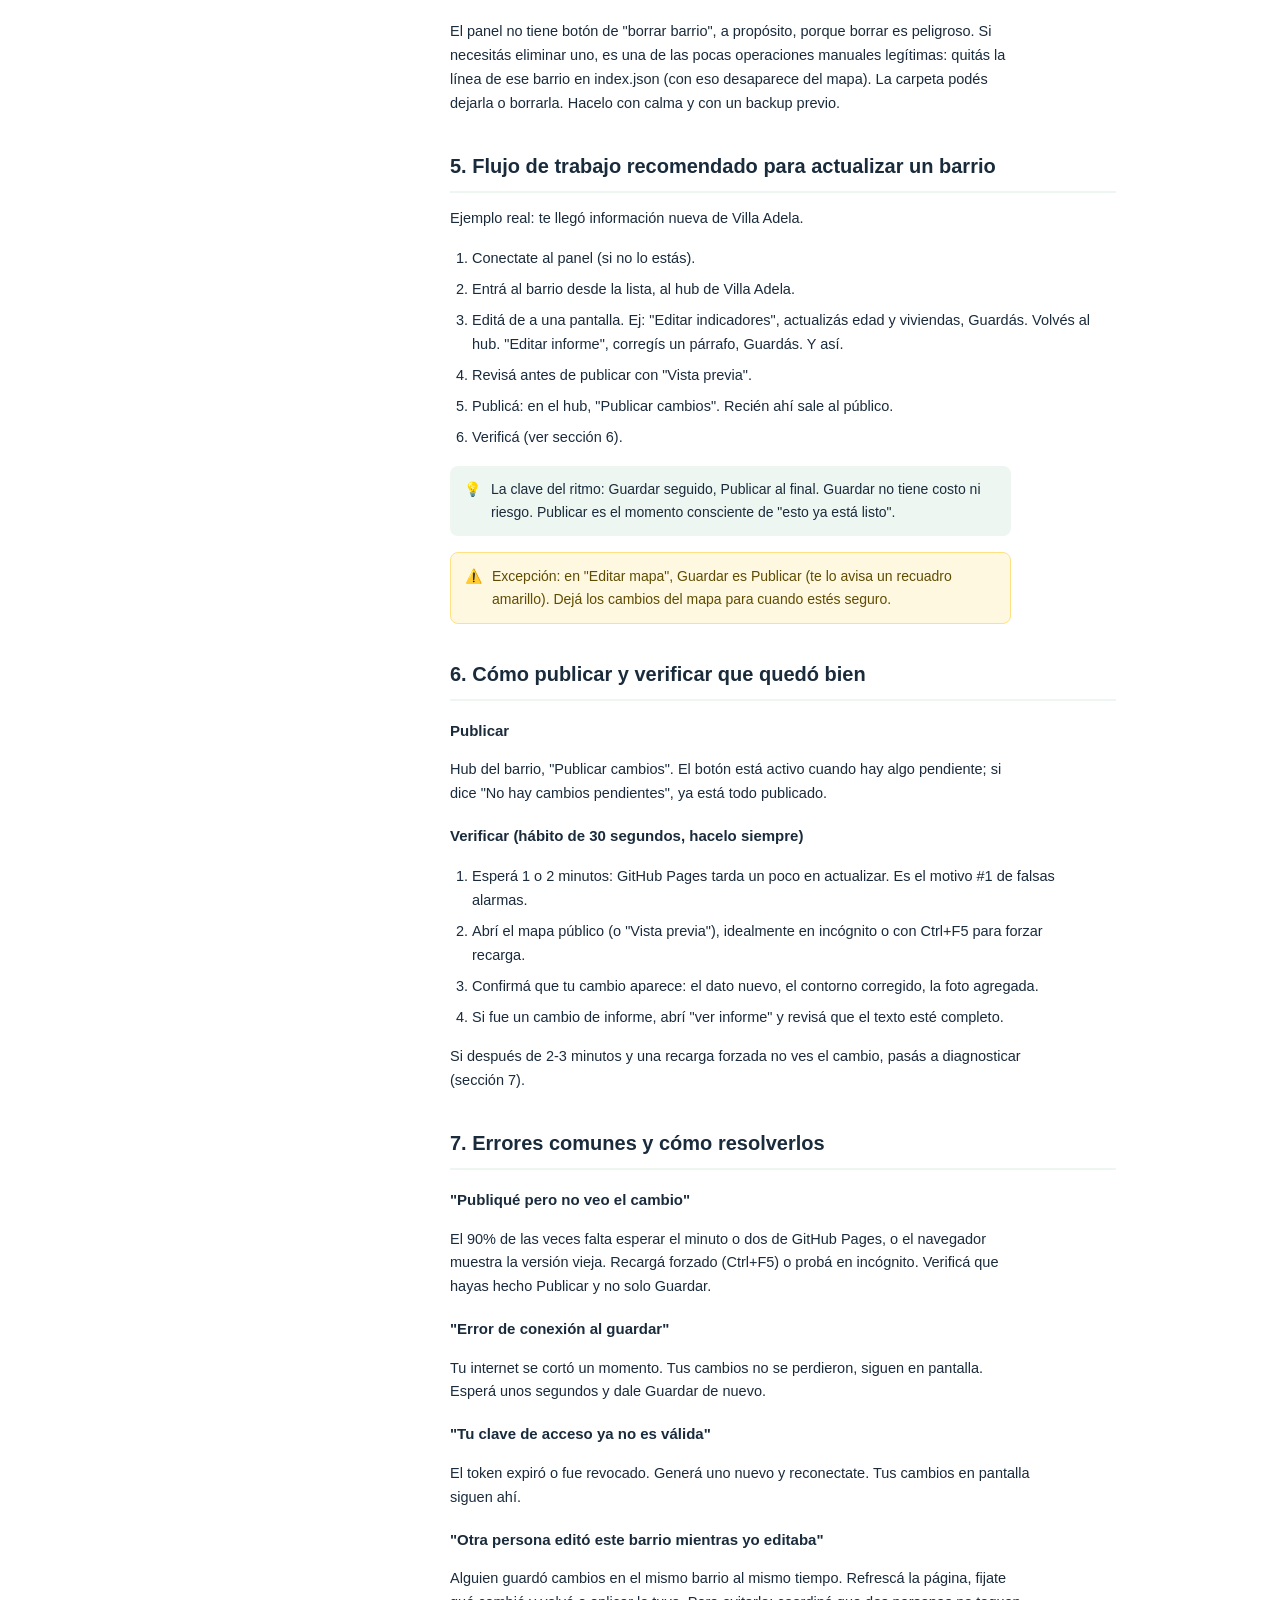
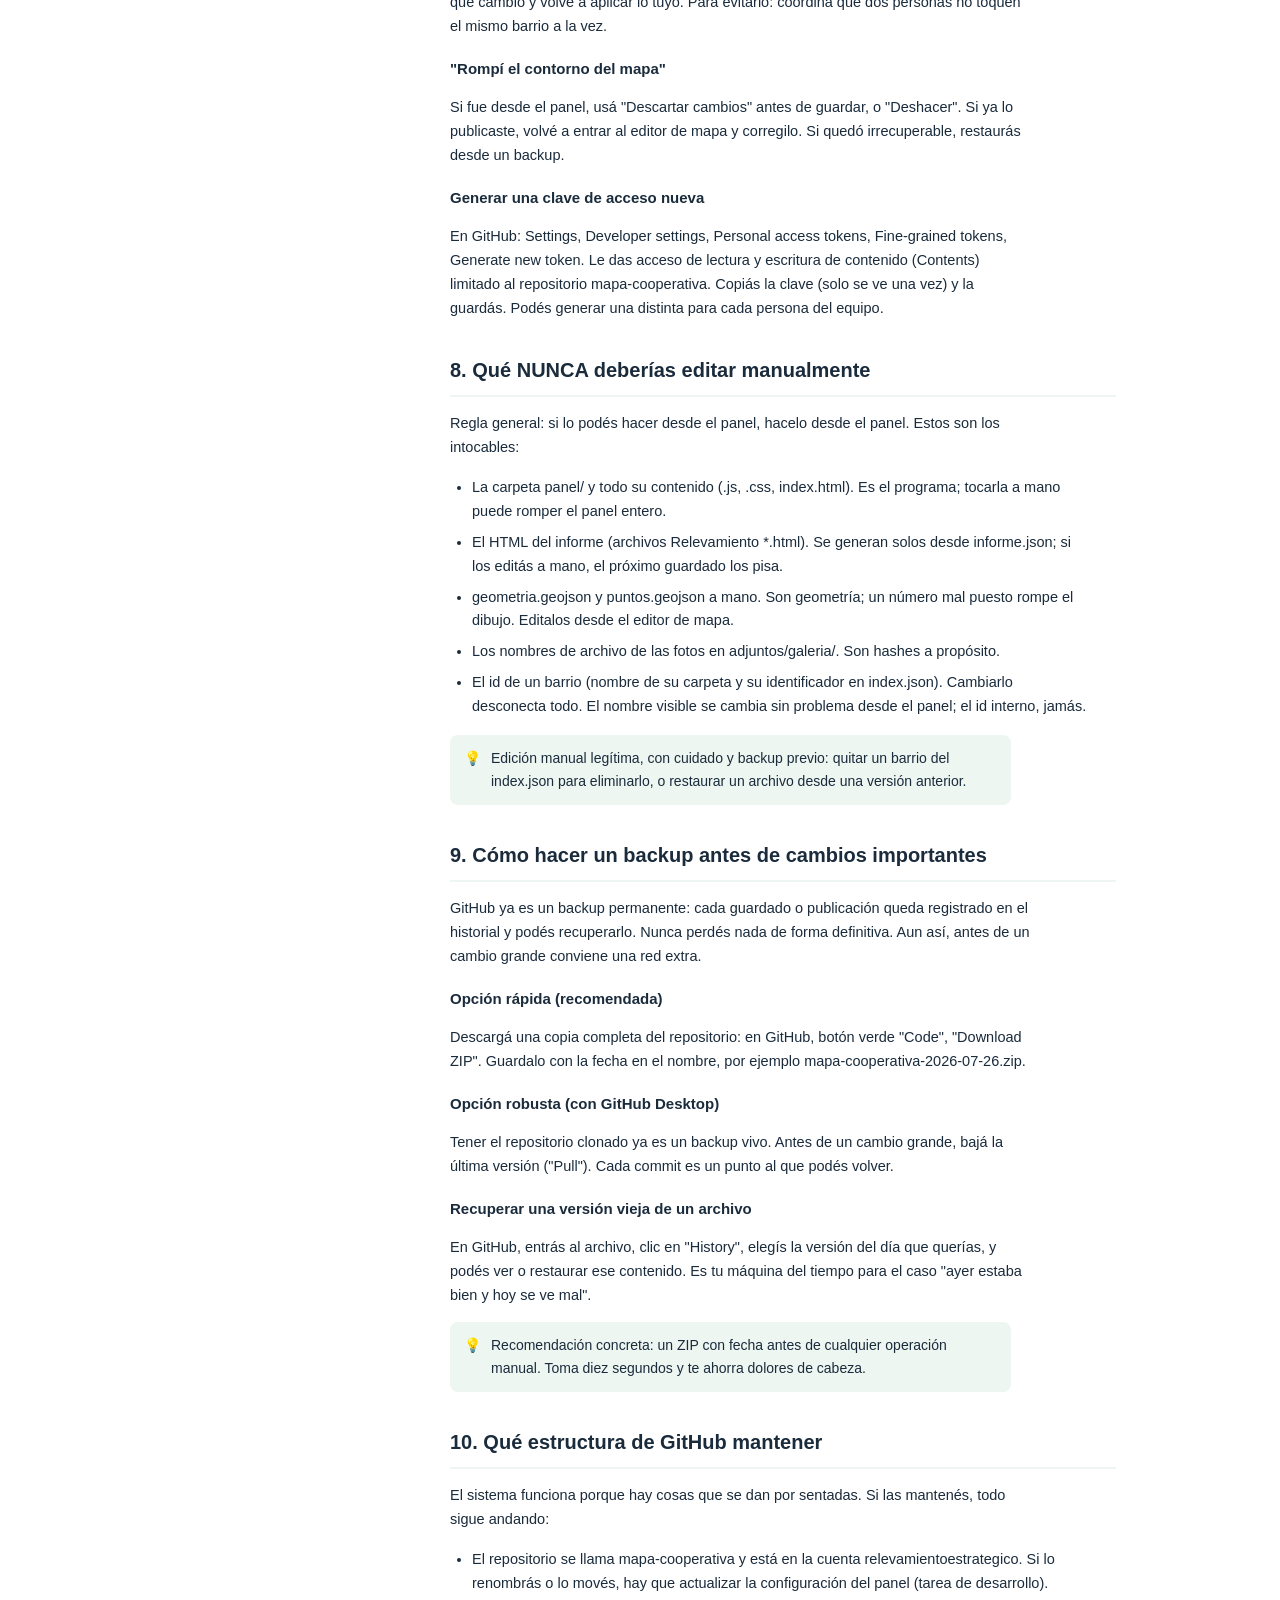
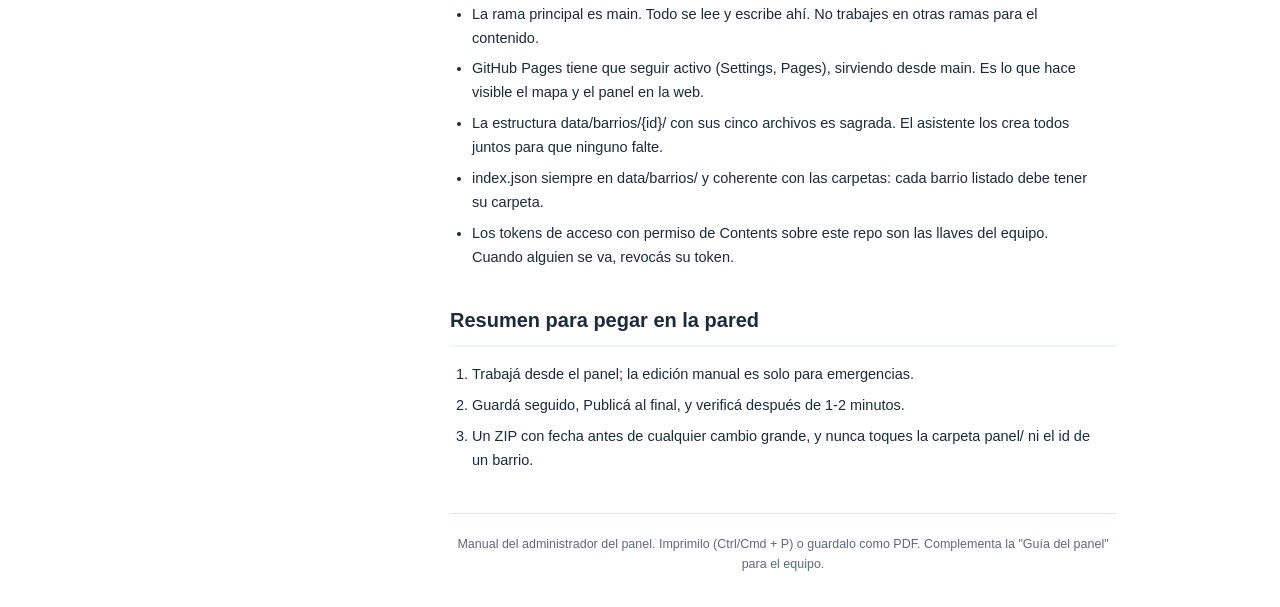
<file: manual-administrador.html>
<!DOCTYPE html>
<html lang="es">
<head>
<meta charset="utf-8">
<meta name="viewport" content="width=device-width, initial-scale=1">
<title>Manual del administrador — Panel de Relevamientos</title>
<style>
  :root{--verde:#00a651;--oro:#f5a623;--tinta:#1a2b3c;--gris:#5a6b7b;--suave:#eef6f1;--borde:#dfe6ec;}
  *{box-sizing:border-box;}
  body{margin:0;font-family:-apple-system,BlinkMacSystemFont,'Segoe UI',Roboto,Helvetica,Arial,sans-serif;color:var(--tinta);line-height:1.65;background:#fff;}
  .wrap{max-width:1000px;margin:0 auto;padding:32px 24px;}
  header{border-bottom:3px solid var(--verde);padding-bottom:20px;margin-bottom:24px;}
  header .tag{display:inline-block;background:var(--oro);color:#4a3200;font-size:11px;font-weight:700;letter-spacing:.08em;text-transform:uppercase;padding:3px 9px;border-radius:999px;margin-bottom:10px;}
  header h1{margin:0 0 6px;font-size:28px;}
  header p{margin:0;color:var(--gris);font-size:15px;max-width:70ch;}
  .cuerpo{display:grid;grid-template-columns:250px 1fr;gap:36px;align-items:start;}
  nav{position:sticky;top:24px;}
  nav ul{list-style:none;margin:0;padding:0;}
  nav li{margin:0 0 2px;}
  nav a{display:block;padding:6px 12px;border-radius:6px;color:var(--gris);text-decoration:none;font-size:13px;line-height:1.35;border-left:2px solid transparent;}
  nav a:hover{background:var(--suave);color:var(--verde);}
  section{margin-bottom:34px;scroll-margin-top:16px;}
  section h2{font-size:20px;border-bottom:2px solid var(--suave);padding-bottom:8px;margin:0 0 14px;}
  section h3{font-size:15px;margin:18px 0 5px;color:var(--tinta);}
  section p{font-size:14.5px;max-width:72ch;}
  ul,ol{max-width:72ch;padding-left:22px;}
  li{margin-bottom:7px;font-size:14.5px;}
  .nota,.aviso{display:flex;gap:10px;padding:12px 14px;border-radius:8px;margin:8px 0 16px;font-size:14px;max-width:72ch;}
  .nota{background:var(--suave);}
  .aviso{background:#fff8e1;border:1px solid #ffe082;color:#5f4c00;}
  footer{margin-top:40px;padding-top:20px;border-top:1px solid var(--borde);color:var(--gris);font-size:12.5px;text-align:center;}
  @media(max-width:760px){.cuerpo{grid-template-columns:1fr;}nav{position:static;}nav ul{display:flex;flex-wrap:wrap;gap:6px;}nav a{border:1px solid var(--borde);}}
  @media print{nav{display:none;}.cuerpo{grid-template-columns:1fr;}section{page-break-inside:avoid;}header{border-color:#000;}a{color:inherit;text-decoration:none;}}
</style>
</head>
<body>
<div class="wrap">
  <header>
    <span class="tag">Manual del administrador</span>
    <h1>Mantenimiento del Panel de Relevamientos</h1>
    <p>Cooperativa Eléctrica de Concordia — Unidad de Relevamiento Estratégico. Guía práctica de operación día a día: cómo mantener y actualizar el sistema sin depender de recordar cómo se construyó.</p>
  </header>
  <div class="cuerpo">
    <nav aria-label="Índice"><ul>
      <li><a href="#s-dos-formas">Dos formas de mantener el sistema</a></li>
      <li><a href="#s-arranque">1. Poner el sistema en marcha en una computadora nueva</a></li>
      <li><a href="#s-carpetas">2. Las carpetas y archivos que tenés que conocer</a></li>
      <li><a href="#s-archivos">3. Qué guarda cada archivo y para qué sirve</a></li>
      <li><a href="#s-abm">4. Cómo agregar, modificar o eliminar información</a></li>
      <li><a href="#s-flujo">5. Flujo de trabajo recomendado para actualizar un barrio</a></li>
      <li><a href="#s-publicar">6. Cómo publicar y verificar que quedó bien</a></li>
      <li><a href="#s-errores">7. Errores comunes y cómo resolverlos</a></li>
      <li><a href="#s-nunca">8. Qué NUNCA deberías editar manualmente</a></li>
      <li><a href="#s-backup">9. Cómo hacer un backup antes de cambios importantes</a></li>
      <li><a href="#s-estructura">10. Qué estructura de GitHub mantener</a></li>
      <li><a href="#s-resumen">Resumen para pegar en la pared</a></li>
    </ul></nav>
    <main>

  <section id="s-dos-formas">
    <h2>Dos formas de mantener el sistema</h2>
    <p>Hay dos maneras de mantener el sistema, y conviene tenerlas claras desde el principio porque casi todo lo demás depende de esta distinción.</p>
    <h3>La forma normal (día a día)</h3>
    <p>Usás el panel: la aplicación web. Hacés todo con clics, en lenguaje humano, sin tocar archivos. El 95% del tiempo trabajás así.</p>
    <h3>La forma manual (emergencia)</h3>
    <p>Entrás directo a GitHub y editás los archivos. Solo lo hacés si el panel está caído, si algo se rompió, o si necesitás recuperar una versión vieja. Es el "capó del auto": bueno saber abrirlo, pero no manejás con el capó abierto.</p>
  </section>

  <section id="s-arranque">
    <h2>1. Poner el sistema en marcha en una computadora nueva</h2>
    <div class="nota"><span>💡</span><span>No hay "instalación". El panel es una página web que vive en GitHub. No se instala nada en tu computadora.</span></div>
    <p>Poner en marcha una computadora nueva significa simplemente poder acceder y poder editar:</p>
    <ol><li>Abrir el panel en el navegador, usando la URL de GitHub Pages del repositorio (la misma de siempre). Con esto ya podés ver todo en modo lectura.</li><li>Tener a mano tu clave de acceso: el token de GitHub que empieza con github_pat_... Guardala en un gestor de contraseñas, no en un papel suelto.</li><li>Conectarte: botón "Conectar" arriba a la derecha, pegás la clave, listo. La clave queda guardada en ese navegador de esa computadora.</li></ol>
    <p>Si usás otra computadora o el celular, tenés que conectarte de nuevo ahí. Es normal y es a propósito: la clave no viaja. No hay programas, ni servidores que prender, ni bases de datos.</p>
    <div class="nota"><span>💡</span><span>Para la forma manual (emergencia) te conviene tener también GitHub Desktop instalado y tu sesión iniciada. No lo necesitás para el día a día; es tu herramienta de rescate.</span></div>
  </section>

  <section id="s-carpetas">
    <h2>2. Las carpetas y archivos que tenés que conocer</h2>
    <p>El repositorio es relevamientoestrategico/mapa-cooperativa. Adentro hay dos mundos que no conviene mezclar.</p>
    <h3>Mundo 1 — Los datos (tu contenido, cambia seguido)</h3>
    <ul><li>data/barrios/index.json — la lista maestra de todos los barrios.</li><li>data/barrios/villa-adela/barrio.json — info + indicadores del barrio.</li><li>data/barrios/villa-adela/geometria.geojson — el contorno (límites en el mapa).</li><li>data/barrios/villa-adela/puntos.geojson — escuelas, comedores, etc.</li><li>data/barrios/villa-adela/informe.json — el texto largo del relevamiento.</li><li>data/barrios/villa-adela/adjuntos/galeria/ — las fotos.</li></ul>
    <p>Hay un directorio por cada barrio, todos con los mismos cinco archivos.</p>
    <h3>Mundo 2 — El programa (casi nunca lo tocás)</h3>
    <ul><li>panel/ — el código del panel de administración.</li><li>index.html — el archivo de arranque.</li><li>css/ y js/ — estilos y lógica del panel.</li><li>Mapa Relevamiento Asentamientos.html — el mapa público que ve la gente.</li></ul>
    <div class="nota"><span>💡</span><span>Regla mental: si tenés que meter mano manualmente en algo, casi siempre es dentro de data/barrios/. El resto es maquinaria.</span></div>
  </section>

  <section id="s-archivos">
    <h2>3. Qué guarda cada archivo y para qué sirve</h2>
    <h3>index.json — La lista maestra</h3>
    <p>Es el índice de todos los barrios. Un barrio existe para el público solo si figura acá. Guarda, por cada barrio, su identificador, el nombre visible, el color y si está publicado o en borrador.</p>
    <div class="aviso"><span>⚠️</span><span>El id (por ejemplo villa-adela) es el identificador interno: es el nombre de la carpeta del barrio y no cambia nunca, aunque le cambies el nombre visible. Si borrás una línea de acá, ese barrio desaparece del mapa aunque su carpeta siga existiendo.</span></div>
    <h3>barrio.json — La ficha del barrio</h3>
    <p>Toda la información general y los indicadores. Es el archivo que más vas a editar. Incluye datosMapa (electricidad, educación, salud: los tres datos que colorean y filtran el mapa) e indicadores (los datos de la ficha que aparece al tocar el barrio).</p>
    <h3>geometria.geojson — El contorno</h3>
    <p>Los límites del barrio dibujados en el mapa: una lista de coordenadas que forman el polígono. Es de los más delicados: un número mal puesto deforma o rompe el dibujo. Se edita desde el editor de mapa del panel, nunca a mano.</p>
    <h3>puntos.geojson — Los puntos de interés</h3>
    <p>Las escuelas, comedores, centros de salud, etc., cada uno con su tipo, nombre y ubicación. Misma lógica que la geometría: se edita desde el panel.</p>
    <h3>informe.json — El informe</h3>
    <p>El texto largo del relevamiento, estructurado en bloques (secciones, párrafos, conclusiones, galerías). El panel lo convierte en la página HTML que se abre al pedir "ver informe". Editás el .json desde el panel; el HTML del informe se regenera solo.</p>
    <h3>adjuntos/galeria/ — Las fotos</h3>
    <p>Las imágenes del barrio, ya optimizadas por el panel al subirlas. Los nombres de archivo son códigos (un hash), a propósito, para que no haya repetidos. No los renombres.</p>
  </section>

  <section id="s-abm">
    <h2>4. Cómo agregar, modificar o eliminar información</h2>
    <p>La respuesta corta para los tres casos: desde el panel.</p>
    <h3>Agregar un barrio nuevo</h3>
    <p>Botón "Nuevo barrio" en la lista, y seguís el asistente de 4 pasos (identidad, contorno, datos, confirmación). Al terminar queda como borrador; lo completás con calma y lo publicás cuando esté listo.</p>
    <h3>Modificar un barrio existente</h3>
    <p>Entrás al barrio desde la lista, y en su hub elegís qué editar (información, indicadores, informe, imágenes, mapa). Guardás cada pantalla. Cuando terminaste, "Publicar cambios".</p>
    <h3>Eliminar un barrio</h3>
    <p>El panel no tiene botón de "borrar barrio", a propósito, porque borrar es peligroso. Si necesitás eliminar uno, es una de las pocas operaciones manuales legítimas: quitás la línea de ese barrio en index.json (con eso desaparece del mapa). La carpeta podés dejarla o borrarla. Hacelo con calma y con un backup previo.</p>
  </section>

  <section id="s-flujo">
    <h2>5. Flujo de trabajo recomendado para actualizar un barrio</h2>
    <p>Ejemplo real: te llegó información nueva de Villa Adela.</p>
    <ol><li>Conectate al panel (si no lo estás).</li><li>Entrá al barrio desde la lista, al hub de Villa Adela.</li><li>Editá de a una pantalla. Ej: "Editar indicadores", actualizás edad y viviendas, Guardás. Volvés al hub. "Editar informe", corregís un párrafo, Guardás. Y así.</li><li>Revisá antes de publicar con "Vista previa".</li><li>Publicá: en el hub, "Publicar cambios". Recién ahí sale al público.</li><li>Verificá (ver sección 6).</li></ol>
    <div class="nota"><span>💡</span><span>La clave del ritmo: Guardar seguido, Publicar al final. Guardar no tiene costo ni riesgo. Publicar es el momento consciente de "esto ya está listo".</span></div>
    <div class="aviso"><span>⚠️</span><span>Excepción: en "Editar mapa", Guardar es Publicar (te lo avisa un recuadro amarillo). Dejá los cambios del mapa para cuando estés seguro.</span></div>
  </section>

  <section id="s-publicar">
    <h2>6. Cómo publicar y verificar que quedó bien</h2>
    <h3>Publicar</h3>
    <p>Hub del barrio, "Publicar cambios". El botón está activo cuando hay algo pendiente; si dice "No hay cambios pendientes", ya está todo publicado.</p>
    <h3>Verificar (hábito de 30 segundos, hacelo siempre)</h3>
    <ol><li>Esperá 1 o 2 minutos: GitHub Pages tarda un poco en actualizar. Es el motivo #1 de falsas alarmas.</li><li>Abrí el mapa público (o "Vista previa"), idealmente en incógnito o con Ctrl+F5 para forzar recarga.</li><li>Confirmá que tu cambio aparece: el dato nuevo, el contorno corregido, la foto agregada.</li><li>Si fue un cambio de informe, abrí "ver informe" y revisá que el texto esté completo.</li></ol>
    <p>Si después de 2-3 minutos y una recarga forzada no ves el cambio, pasás a diagnosticar (sección 7).</p>
  </section>

  <section id="s-errores">
    <h2>7. Errores comunes y cómo resolverlos</h2>
    <h3>"Publiqué pero no veo el cambio"</h3>
    <p>El 90% de las veces falta esperar el minuto o dos de GitHub Pages, o el navegador muestra la versión vieja. Recargá forzado (Ctrl+F5) o probá en incógnito. Verificá que hayas hecho Publicar y no solo Guardar.</p>
    <h3>"Error de conexión al guardar"</h3>
    <p>Tu internet se cortó un momento. Tus cambios no se perdieron, siguen en pantalla. Esperá unos segundos y dale Guardar de nuevo.</p>
    <h3>"Tu clave de acceso ya no es válida"</h3>
    <p>El token expiró o fue revocado. Generá uno nuevo y reconectate. Tus cambios en pantalla siguen ahí.</p>
    <h3>"Otra persona editó este barrio mientras yo editaba"</h3>
    <p>Alguien guardó cambios en el mismo barrio al mismo tiempo. Refrescá la página, fijate qué cambió y volvé a aplicar lo tuyo. Para evitarlo: coordiná que dos personas no toquen el mismo barrio a la vez.</p>
    <h3>"Rompí el contorno del mapa"</h3>
    <p>Si fue desde el panel, usá "Descartar cambios" antes de guardar, o "Deshacer". Si ya lo publicaste, volvé a entrar al editor de mapa y corregilo. Si quedó irrecuperable, restaurás desde un backup.</p>
    <h3>Generar una clave de acceso nueva</h3>
    <p>En GitHub: Settings, Developer settings, Personal access tokens, Fine-grained tokens, Generate new token. Le das acceso de lectura y escritura de contenido (Contents) limitado al repositorio mapa-cooperativa. Copiás la clave (solo se ve una vez) y la guardás. Podés generar una distinta para cada persona del equipo.</p>
  </section>

  <section id="s-nunca">
    <h2>8. Qué NUNCA deberías editar manualmente</h2>
    <p>Regla general: si lo podés hacer desde el panel, hacelo desde el panel. Estos son los intocables:</p>
    <ul><li>La carpeta panel/ y todo su contenido (.js, .css, index.html). Es el programa; tocarla a mano puede romper el panel entero.</li><li>El HTML del informe (archivos Relevamiento *.html). Se generan solos desde informe.json; si los editás a mano, el próximo guardado los pisa.</li><li>geometria.geojson y puntos.geojson a mano. Son geometría; un número mal puesto rompe el dibujo. Editalos desde el editor de mapa.</li><li>Los nombres de archivo de las fotos en adjuntos/galeria/. Son hashes a propósito.</li><li>El id de un barrio (nombre de su carpeta y su identificador en index.json). Cambiarlo desconecta todo. El nombre visible se cambia sin problema desde el panel; el id interno, jamás.</li></ul>
    <div class="nota"><span>💡</span><span>Edición manual legítima, con cuidado y backup previo: quitar un barrio del index.json para eliminarlo, o restaurar un archivo desde una versión anterior.</span></div>
  </section>

  <section id="s-backup">
    <h2>9. Cómo hacer un backup antes de cambios importantes</h2>
    <p>GitHub ya es un backup permanente: cada guardado o publicación queda registrado en el historial y podés recuperarlo. Nunca perdés nada de forma definitiva. Aun así, antes de un cambio grande conviene una red extra.</p>
    <h3>Opción rápida (recomendada)</h3>
    <p>Descargá una copia completa del repositorio: en GitHub, botón verde "Code", "Download ZIP". Guardalo con la fecha en el nombre, por ejemplo mapa-cooperativa-2026-07-26.zip.</p>
    <h3>Opción robusta (con GitHub Desktop)</h3>
    <p>Tener el repositorio clonado ya es un backup vivo. Antes de un cambio grande, bajá la última versión ("Pull"). Cada commit es un punto al que podés volver.</p>
    <h3>Recuperar una versión vieja de un archivo</h3>
    <p>En GitHub, entrás al archivo, clic en "History", elegís la versión del día que querías, y podés ver o restaurar ese contenido. Es tu máquina del tiempo para el caso "ayer estaba bien y hoy se ve mal".</p>
    <div class="nota"><span>💡</span><span>Recomendación concreta: un ZIP con fecha antes de cualquier operación manual. Toma diez segundos y te ahorra dolores de cabeza.</span></div>
  </section>

  <section id="s-estructura">
    <h2>10. Qué estructura de GitHub mantener</h2>
    <p>El sistema funciona porque hay cosas que se dan por sentadas. Si las mantenés, todo sigue andando:</p>
    <ul><li>El repositorio se llama mapa-cooperativa y está en la cuenta relevamientoestrategico. Si lo renombrás o lo movés, hay que actualizar la configuración del panel (tarea de desarrollo).</li><li>La rama principal es main. Todo se lee y escribe ahí. No trabajes en otras ramas para el contenido.</li><li>GitHub Pages tiene que seguir activo (Settings, Pages), sirviendo desde main. Es lo que hace visible el mapa y el panel en la web.</li><li>La estructura data/barrios/{id}/ con sus cinco archivos es sagrada. El asistente los crea todos juntos para que ninguno falte.</li><li>index.json siempre en data/barrios/ y coherente con las carpetas: cada barrio listado debe tener su carpeta.</li><li>Los tokens de acceso con permiso de Contents sobre este repo son las llaves del equipo. Cuando alguien se va, revocás su token.</li></ul>
  </section>

  <section id="s-resumen">
    <h2>Resumen para pegar en la pared</h2>
    <ol><li>Trabajá desde el panel; la edición manual es solo para emergencias.</li><li>Guardá seguido, Publicá al final, y verificá después de 1-2 minutos.</li><li>Un ZIP con fecha antes de cualquier cambio grande, y nunca toques la carpeta panel/ ni el id de un barrio.</li></ol>
  </section>
      <footer>Manual del administrador del panel. Imprimilo (Ctrl/Cmd + P) o guardalo como PDF. Complementa la "Guía del panel" para el equipo.</footer>
    </main>
  </div>
</div>
</body>
</html>
</file>
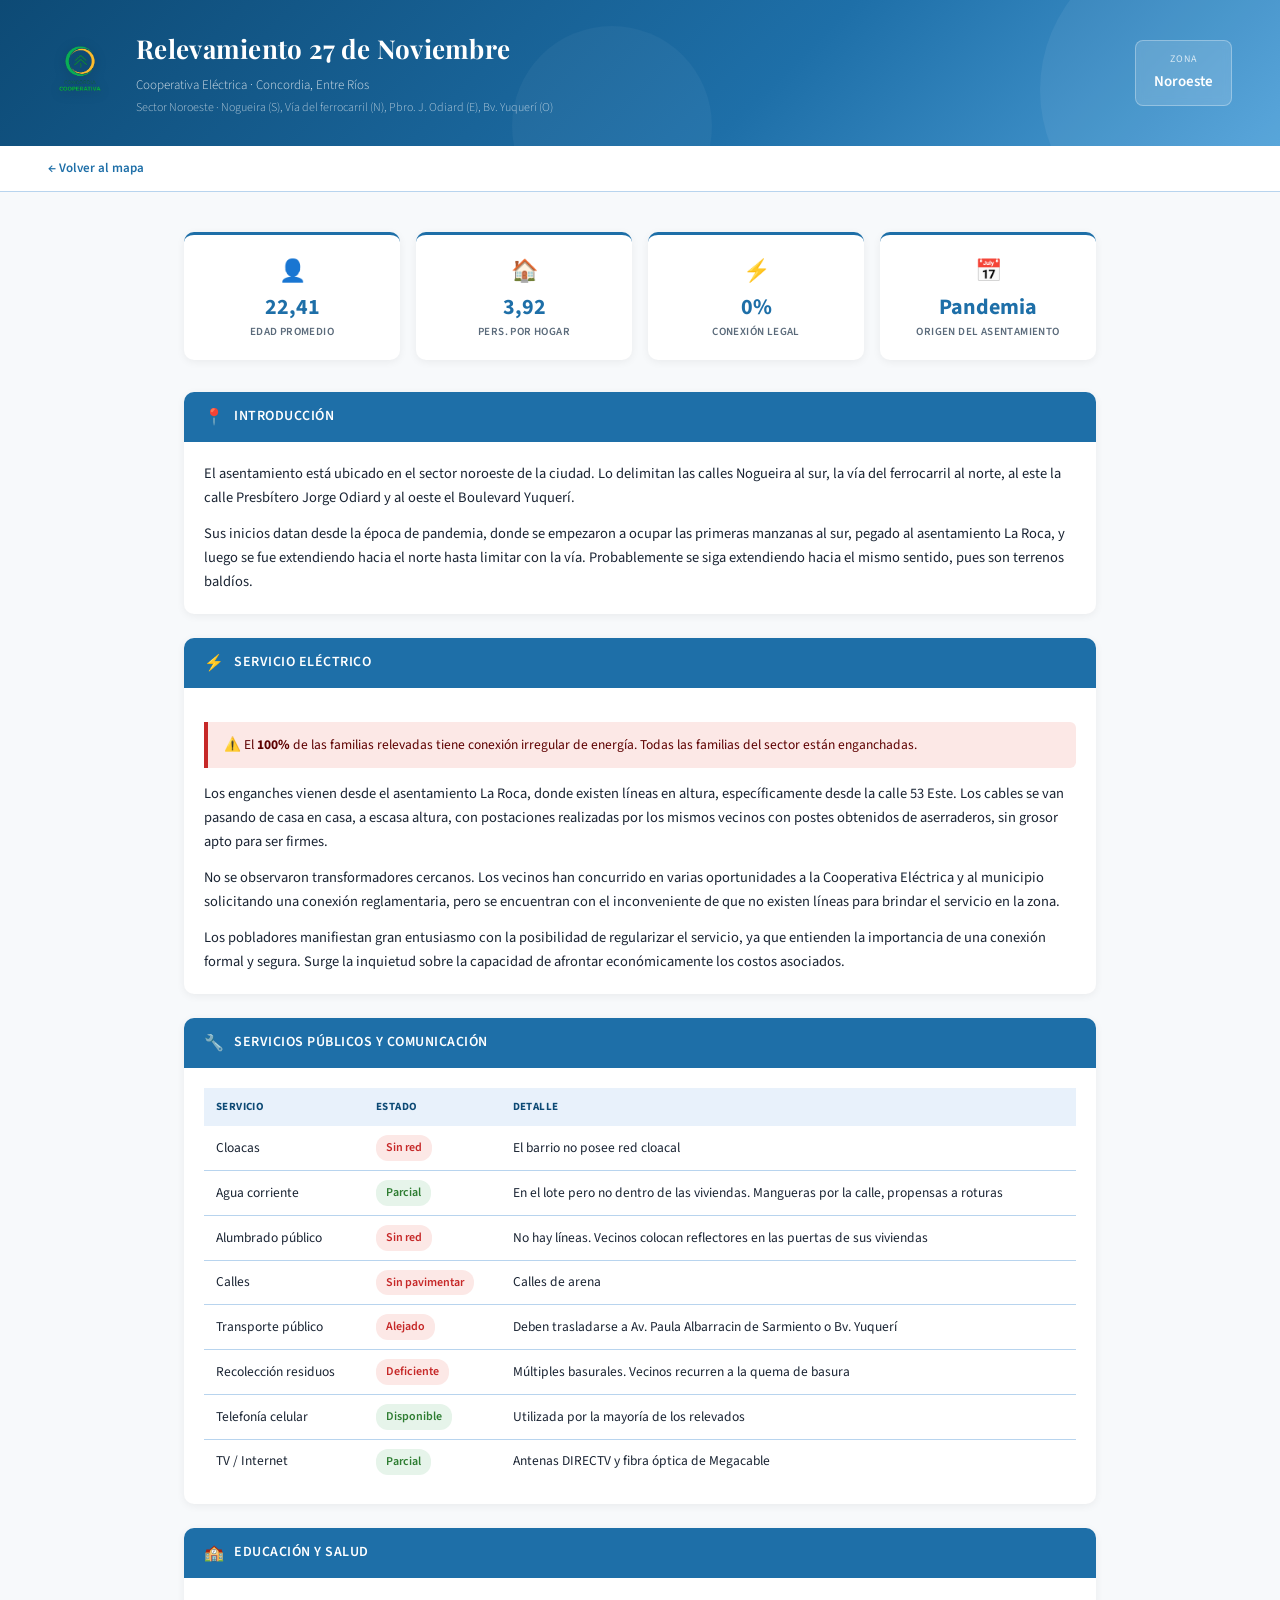
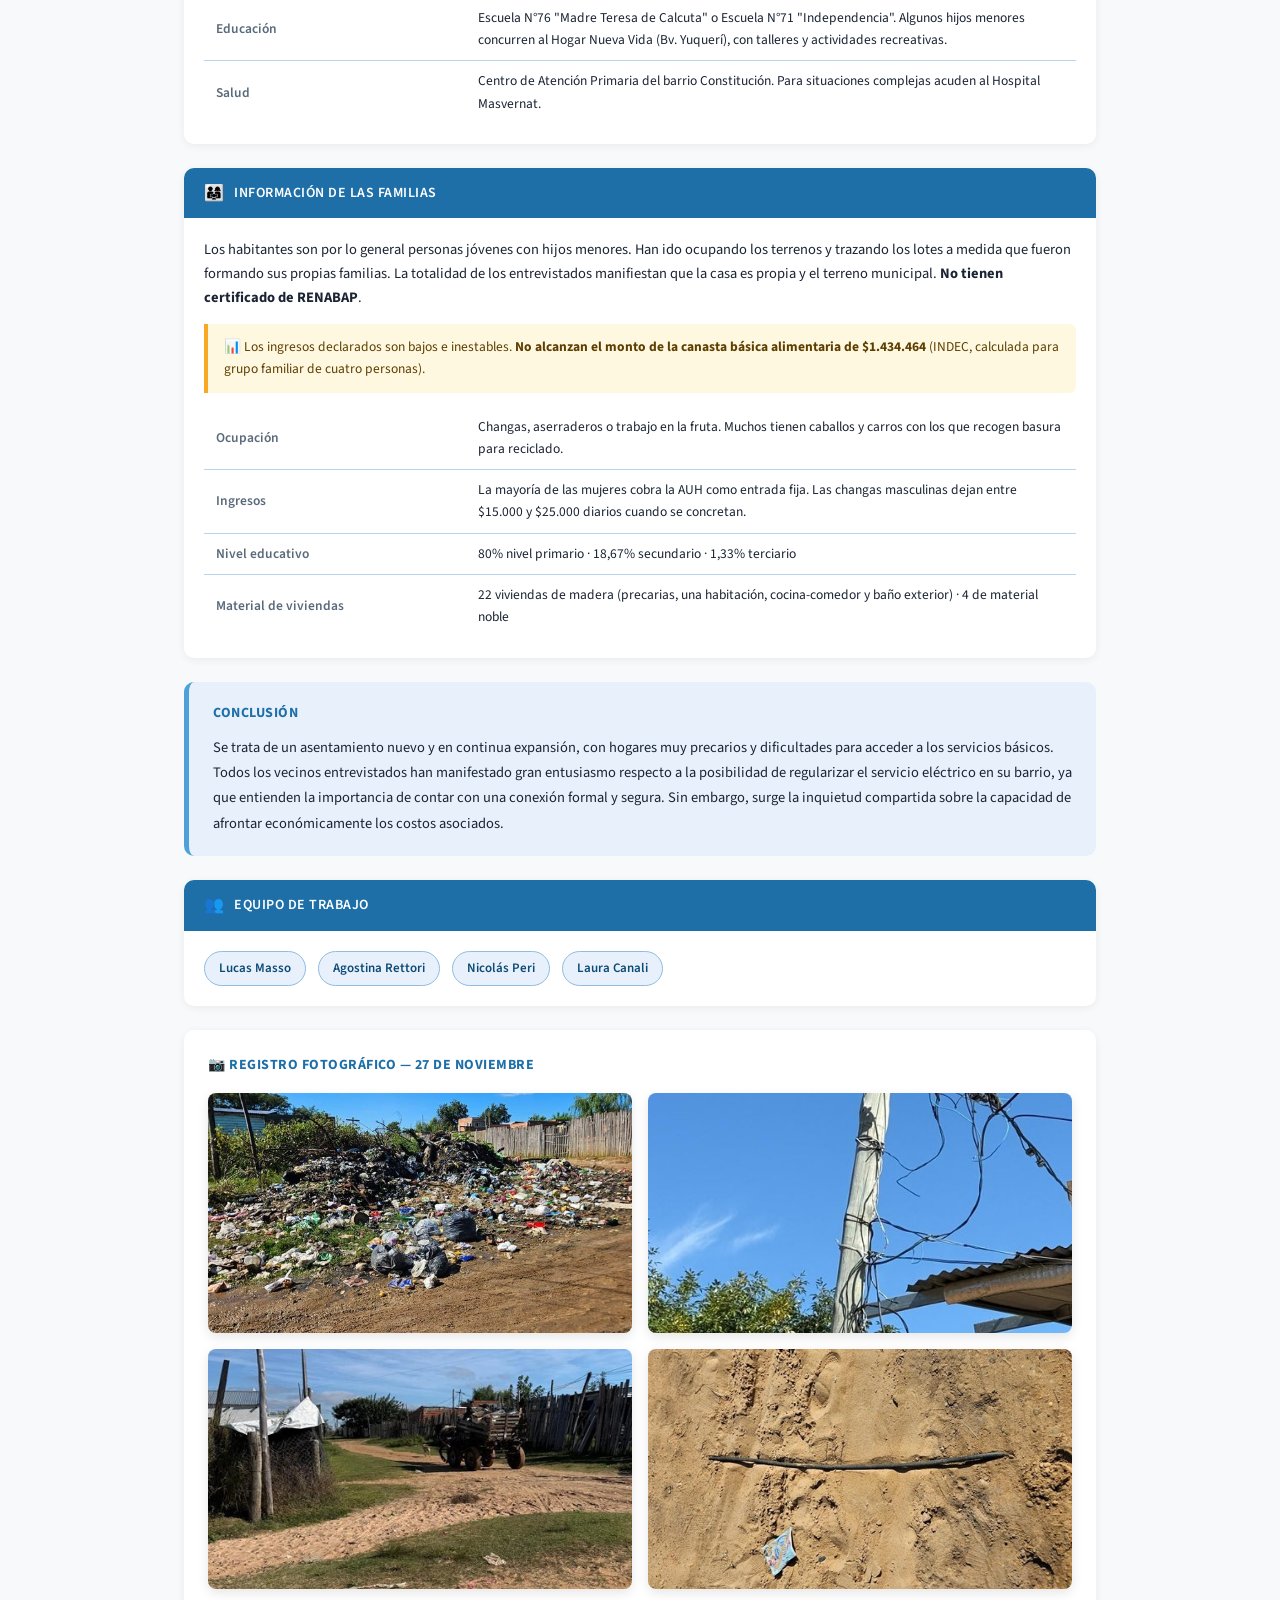
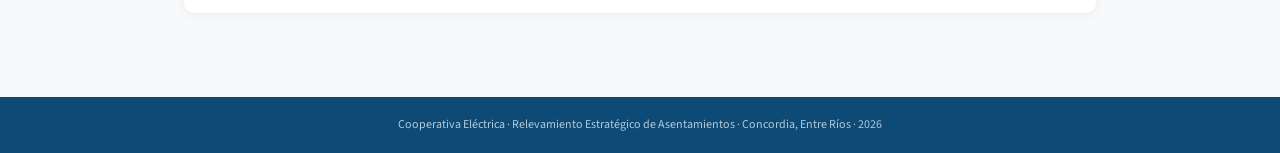
<file: Relevamiento 27 de Noviembre.html>
<!DOCTYPE html>
<html lang="es">
<head>
  <meta charset="UTF-8">
  <meta name="viewport" content="width=device-width, initial-scale=1.0">
  <title>Relevamiento 27 de Noviembre — Cooperativa Eléctrica</title>
  <link href="https://fonts.googleapis.com/css2?family=Playfair+Display:wght@600;700&family=Source+Sans+3:wght@300;400;600&display=swap" rel="stylesheet">
  <style>
    :root {
      --primary: #1e6fa8;
      --primary-dark: #0d4a75;
      --primary-light: #e8f1fb;
      --accent: #4ea0d8;
      --text: #1a2433;
      --text-muted: #5a6a7a;
      --border: #b8d4ee;
      --bg: #f7f9fb;
      --white: #ffffff;
    }
    * { margin: 0; padding: 0; box-sizing: border-box; }
    body { font-family: 'Source Sans 3', sans-serif; background: var(--bg); color: var(--text); font-size: 15px; line-height: 1.65; }

    .header { background: linear-gradient(135deg, #0d4a75 0%, #1e6fa8 60%, #4ea0d8 100%); color: white; padding: 0; position: relative; overflow: hidden; }
    .header::before { content: ''; position: absolute; top: -60px; right: -60px; width: 300px; height: 300px; border-radius: 50%; background: rgba(255,255,255,0.06); }
    .header::after { content: ''; position: absolute; bottom: -80px; left: 40%; width: 200px; height: 200px; border-radius: 50%; background: rgba(255,255,255,0.04); }
    .header-inner { position: relative; z-index: 1; display: flex; align-items: center; gap: 24px; padding: 28px 48px; }
    .logo-wrap img { width: 64px; filter: drop-shadow(0 2px 6px rgba(0,0,0,0.2)); }
    .header-text h1 { font-family: 'Playfair Display', serif; font-size: 26px; font-weight: 700; letter-spacing: 0.3px; margin-bottom: 4px; }
    .header-text .subtitulo { font-size: 13px; opacity: 0.82; font-weight: 300; }
    .header-text .fecha { font-size: 12px; opacity: 0.65; margin-top: 2px; font-weight: 300; }
    .header-badge { margin-left: auto; background: rgba(255,255,255,0.15); border: 1px solid rgba(255,255,255,0.3); border-radius: 8px; padding: 10px 18px; text-align: center; backdrop-filter: blur(4px); }
    .header-badge .zona-label { font-size: 10px; opacity: 0.75; text-transform: uppercase; letter-spacing: 1px; }
    .header-badge .zona-val { font-size: 15px; font-weight: 600; margin-top: 2px; }

    .nav-back { background: var(--white); border-bottom: 1px solid var(--border); padding: 10px 48px; }
    .nav-back a { color: var(--primary); text-decoration: none; font-size: 13px; font-weight: 600; display: inline-flex; align-items: center; gap: 6px; transition: gap 0.2s; }
    .nav-back a:hover { gap: 10px; }

    .contenido { max-width: 960px; margin: 0 auto; padding: 40px 24px 60px; }

    .kpi-grid { display: grid; grid-template-columns: repeat(4, 1fr); gap: 16px; margin-bottom: 32px; }
    .kpi-card { background: var(--white); border-radius: 10px; padding: 18px 16px; border-top: 3px solid var(--primary); box-shadow: 0 2px 8px rgba(0,0,0,0.06); text-align: center; }
    .kpi-card .kpi-icono { font-size: 22px; margin-bottom: 6px; }
    .kpi-card .kpi-val { font-size: 22px; font-weight: 700; color: var(--primary); line-height: 1.1; margin-bottom: 4px; }
    .kpi-card .kpi-lbl { font-size: 11px; color: var(--text-muted); text-transform: uppercase; letter-spacing: 0.4px; font-weight: 600; }

    .seccion { background: var(--white); border-radius: 10px; box-shadow: 0 2px 8px rgba(0,0,0,0.06); margin-bottom: 24px; overflow: hidden; }
    .seccion-header { background: var(--primary); color: white; padding: 12px 20px; display: flex; align-items: center; gap: 10px; }
    .seccion-header .icono { font-size: 16px; }
    .seccion-header h2 { font-size: 14px; font-weight: 600; text-transform: uppercase; letter-spacing: 0.5px; }
    .seccion-body { padding: 20px; }
    .seccion-body p { margin-bottom: 12px; font-size: 14.5px; color: var(--text); }
    .seccion-body p:last-child { margin-bottom: 0; }

    .alerta { background: #fff8e1; border-left: 4px solid #f9a825; border-radius: 0 6px 6px 0; padding: 12px 16px; margin: 14px 0; font-size: 13.5px; color: #5d3f00; display: flex; gap: 10px; align-items: flex-start; }
    .alerta-roja { background: #fce8e6; border-left: 4px solid #c62828; border-radius: 0 6px 6px 0; padding: 12px 16px; margin: 14px 0; font-size: 13.5px; color: #5d0000; display: flex; gap: 10px; align-items: flex-start; }

    .tabla-datos { width: 100%; border-collapse: collapse; font-size: 13.5px; }
    .tabla-datos tr { border-bottom: 1px solid var(--border); }
    .tabla-datos tr:last-child { border-bottom: none; }
    .tabla-datos td { padding: 9px 12px; }
    .tabla-datos td:first-child { color: var(--text-muted); font-weight: 600; width: 30%; }
    .tabla-datos tr:hover td { background: var(--primary-light); }

    .svc-table { width: 100%; border-collapse: collapse; font-size: 13.5px; }
    .svc-table th { background: var(--primary-light); color: var(--primary-dark); font-size: 11px; text-transform: uppercase; padding: 10px 12px; text-align: left; letter-spacing: 0.4px; font-weight: 700; }
    .svc-table td { padding: 9px 12px; border-bottom: 1px solid var(--border); }
    .svc-table tr:last-child td { border-bottom: none; }
    .svc-table tr:hover td { background: var(--primary-light); }

    .badge { display: inline-block; padding: 3px 10px; border-radius: 12px; font-size: 12px; font-weight: 600; }
    .badge.si { background: #e6f4ea; color: #2e7d32; }
    .badge.no { background: #fce8e6; color: #c62828; }
    .badge.parcial { background: #fff8e1; color: #f57f17; }

    .conclusion { background: var(--primary-light); border-radius: 10px; padding: 20px 24px; border-left: 5px solid var(--accent); margin-bottom: 24px; }
    .conclusion h2 { font-size: 14px; font-weight: 700; color: var(--primary); text-transform: uppercase; letter-spacing: 0.5px; margin-bottom: 10px; }
    .conclusion p { font-size: 14.5px; line-height: 1.75; color: var(--text); }

    .equipo-grid { display: flex; gap: 12px; flex-wrap: wrap; }
    .equipo-chip { background: var(--primary-light); border: 1px solid #90bce0; color: var(--primary-dark); border-radius: 20px; padding: 6px 14px; font-size: 13px; font-weight: 600; }

    .galeria { background: white; border-radius: 10px; padding: 24px; margin-bottom: 24px; box-shadow: 0 2px 8px rgba(0,0,0,0.06); }
    .galeria h2 { font-size: 14px; font-weight: 700; color: var(--primary); text-transform: uppercase; letter-spacing: 0.5px; margin-bottom: 16px; }
    .galeria-grid { display: grid; grid-template-columns: repeat(auto-fit, minmax(280px, 1fr)); gap: 16px; }
    .galeria-item { border-radius: 8px; overflow: hidden; box-shadow: 0 4px 12px rgba(0,0,0,0.1); transition: transform 0.2s, box-shadow 0.2s; }
    .galeria-item:hover { transform: translateY(-4px); box-shadow: 0 6px 20px rgba(0,0,0,0.18); }
    .galeria-item img { width: 100%; height: 240px; object-fit: cover; display: block; cursor: zoom-in; }

    #lightbox-overlay { display: none; position: fixed; z-index: 99999; top: 0; left: 0; width: 100vw; height: 100vh; background: rgba(0,0,0,0.92); justify-content: center; align-items: center; cursor: zoom-out; }
    #lightbox-overlay.active { display: flex; }
    #lightbox-overlay img { max-width: 92vw; max-height: 92vh; object-fit: contain; border-radius: 8px; box-shadow: 0 20px 60px rgba(0,0,0,0.5); }
    #lightbox-close-btn { position: fixed; top: 20px; right: 30px; color: white; font-size: 36px; font-weight: 300; cursor: pointer; z-index: 100000; background: rgba(0,0,0,0.4); width: 50px; height: 50px; border-radius: 50%; display: flex; align-items: center; justify-content: center; transition: background 0.2s; user-select: none; }
    #lightbox-close-btn:hover { background: rgba(0,0,0,0.7); }

    .footer { background: var(--primary-dark); color: rgba(255,255,255,0.7); text-align: center; padding: 18px 24px; font-size: 12px; }
    @media (max-width: 680px) { .kpi-grid { grid-template-columns: 1fr 1fr; } .header-inner { flex-wrap: wrap; padding: 20px; } .contenido { padding: 24px 16px 40px; } .nav-back { padding: 10px 16px; } }
  </style>
</head>
<body>

<div class="header">
  <div class="header-inner">
    <div class="logo-wrap"><img src="logo_cooperativa_transparente.png" alt="Cooperativa Eléctrica"></div>
    <div class="header-text">
      <h1>Relevamiento 27 de Noviembre</h1>
      <div class="subtitulo">Cooperativa Eléctrica · Concordia, Entre Ríos</div>
      <div class="fecha">Sector Noroeste · Nogueira (S), Vía del ferrocarril (N), Pbro. J. Odiard (E), Bv. Yuquerí (O)</div>
    </div>
    <div class="header-badge">
      <div class="zona-label">Zona</div>
      <div class="zona-val">Noroeste</div>
    </div>
  </div>
</div>

<div class="nav-back">
  <a href="Mapa Relevamiento Asentamientos.html">← Volver al mapa</a>
</div>

<div class="contenido">

  <div class="kpi-grid">
    <div class="kpi-card"><div class="kpi-icono">👤</div><div class="kpi-val">22,41</div><div class="kpi-lbl">Edad promedio</div></div>
    <div class="kpi-card"><div class="kpi-icono">🏠</div><div class="kpi-val">3,92</div><div class="kpi-lbl">Pers. por hogar</div></div>
    <div class="kpi-card"><div class="kpi-icono">⚡</div><div class="kpi-val">0%</div><div class="kpi-lbl">Conexión legal</div></div>
    <div class="kpi-card"><div class="kpi-icono">📅</div><div class="kpi-val">Pandemia</div><div class="kpi-lbl">Origen del asentamiento</div></div>
  </div>

  <div class="seccion">
    <div class="seccion-header"><span class="icono">📍</span><h2>Introducción</h2></div>
    <div class="seccion-body">
      <p>El asentamiento está ubicado en el sector noroeste de la ciudad. Lo delimitan las calles Nogueira al sur, la vía del ferrocarril al norte, al este la calle Presbítero Jorge Odiard y al oeste el Boulevard Yuquerí.</p>
      <p>Sus inicios datan desde la época de pandemia, donde se empezaron a ocupar las primeras manzanas al sur, pegado al asentamiento La Roca, y luego se fue extendiendo hacia el norte hasta limitar con la vía. Probablemente se siga extendiendo hacia el mismo sentido, pues son terrenos baldíos.</p>
    </div>
  </div>

  <div class="seccion">
    <div class="seccion-header"><span class="icono">⚡</span><h2>Servicio Eléctrico</h2></div>
    <div class="seccion-body">
      <div class="alerta-roja"><span>⚠️ El <strong>100%</strong> de las familias relevadas tiene conexión irregular de energía. Todas las familias del sector están enganchadas.</span></div>
      <p>Los enganches vienen desde el asentamiento La Roca, donde existen líneas en altura, específicamente desde la calle 53 Este. Los cables se van pasando de casa en casa, a escasa altura, con postaciones realizadas por los mismos vecinos con postes obtenidos de aserraderos, sin grosor apto para ser firmes.</p>
      <p>No se observaron transformadores cercanos. Los vecinos han concurrido en varias oportunidades a la Cooperativa Eléctrica y al municipio solicitando una conexión reglamentaria, pero se encuentran con el inconveniente de que no existen líneas para brindar el servicio en la zona.</p>
      <p>Los pobladores manifiestan gran entusiasmo con la posibilidad de regularizar el servicio, ya que entienden la importancia de una conexión formal y segura. Surge la inquietud sobre la capacidad de afrontar económicamente los costos asociados.</p>
    </div>
  </div>

  <div class="seccion">
    <div class="seccion-header"><span class="icono">🔧</span><h2>Servicios Públicos y Comunicación</h2></div>
    <div class="seccion-body">
      <table class="svc-table">
        <thead><tr><th>Servicio</th><th>Estado</th><th>Detalle</th></tr></thead>
        <tbody>
          <tr><td>Cloacas</td><td><span class="badge no">Sin red</span></td><td>El barrio no posee red cloacal</td></tr>
          <tr><td>Agua corriente</td><td><span class="badge si">Parcial</span></td><td>En el lote pero no dentro de las viviendas. Mangueras por la calle, propensas a roturas</td></tr>
          <tr><td>Alumbrado público</td><td><span class="badge no">Sin red</span></td><td>No hay líneas. Vecinos colocan reflectores en las puertas de sus viviendas</td></tr>
          <tr><td>Calles</td><td><span class="badge no">Sin pavimentar</span></td><td>Calles de arena</td></tr>
          <tr><td>Transporte público</td><td><span class="badge no">Alejado</span></td><td>Deben trasladarse a Av. Paula Albarracin de Sarmiento o Bv. Yuquerí</td></tr>
          <tr><td>Recolección residuos</td><td><span class="badge no">Deficiente</span></td><td>Múltiples basurales. Vecinos recurren a la quema de basura</td></tr>
          <tr><td>Telefonía celular</td><td><span class="badge si">Disponible</span></td><td>Utilizada por la mayoría de los relevados</td></tr>
          <tr><td>TV / Internet</td><td><span class="badge si">Parcial</span></td><td>Antenas DIRECTV y fibra óptica de Megacable</td></tr>
        </tbody>
      </table>
    </div>
  </div>

  <div class="seccion">
    <div class="seccion-header"><span class="icono">🏫</span><h2>Educación y Salud</h2></div>
    <div class="seccion-body">
      <table class="tabla-datos">
        <tr><td>Educación</td><td>Escuela N°76 "Madre Teresa de Calcuta" o Escuela N°71 "Independencia". Algunos hijos menores concurren al Hogar Nueva Vida (Bv. Yuquerí), con talleres y actividades recreativas.</td></tr>
        <tr><td>Salud</td><td>Centro de Atención Primaria del barrio Constitución. Para situaciones complejas acuden al Hospital Masvernat.</td></tr>
      </table>
    </div>
  </div>

  <div class="seccion">
    <div class="seccion-header"><span class="icono">👨‍👩‍👧</span><h2>Información de las Familias</h2></div>
    <div class="seccion-body">
      <p>Los habitantes son por lo general personas jóvenes con hijos menores. Han ido ocupando los terrenos y trazando los lotes a medida que fueron formando sus propias familias. La totalidad de los entrevistados manifiestan que la casa es propia y el terreno municipal. <strong>No tienen certificado de RENABAP</strong>.</p>
      <div class="alerta"><span>📊 Los ingresos declarados son bajos e inestables. <strong>No alcanzan el monto de la canasta básica alimentaria de $1.434.464</strong> (INDEC, calculada para grupo familiar de cuatro personas).</span></div>
      <table class="tabla-datos" style="margin-top:12px">
        <tr><td>Ocupación</td><td>Changas, aserraderos o trabajo en la fruta. Muchos tienen caballos y carros con los que recogen basura para reciclado.</td></tr>
        <tr><td>Ingresos</td><td>La mayoría de las mujeres cobra la AUH como entrada fija. Las changas masculinas dejan entre $15.000 y $25.000 diarios cuando se concretan.</td></tr>
        <tr><td>Nivel educativo</td><td>80% nivel primario · 18,67% secundario · 1,33% terciario</td></tr>
        <tr><td>Material de viviendas</td><td>22 viviendas de madera (precarias, una habitación, cocina-comedor y baño exterior) · 4 de material noble</td></tr>
      </table>
    </div>
  </div>

  <div class="conclusion">
    <h2>Conclusión</h2>
    <p>Se trata de un asentamiento nuevo y en continua expansión, con hogares muy precarios y dificultades para acceder a los servicios básicos. Todos los vecinos entrevistados han manifestado gran entusiasmo respecto a la posibilidad de regularizar el servicio eléctrico en su barrio, ya que entienden la importancia de contar con una conexión formal y segura. Sin embargo, surge la inquietud compartida sobre la capacidad de afrontar económicamente los costos asociados.</p>
  </div>

  <div class="seccion">
    <div class="seccion-header"><span class="icono">👥</span><h2>Equipo de Trabajo</h2></div>
    <div class="seccion-body">
      <div class="equipo-grid">
        <div class="equipo-chip">Lucas Masso</div>
        <div class="equipo-chip">Agostina Rettori</div>
        <div class="equipo-chip">Nicolás Peri</div>
        <div class="equipo-chip">Laura Canali</div>
      </div>
    </div>
  </div>

  <div class="galeria">
    <h2>📷 Registro Fotográfico — 27 de Noviembre</h2>
    <div class="galeria-grid">
      <div class="galeria-item"><img src="27nov_1.jpg" alt="Foto del relevamiento"></div>
      <div class="galeria-item"><img src="27nov_2.jpg" alt="Foto del relevamiento"></div>
      <div class="galeria-item"><img src="27nov_3.jpg" alt="Foto del relevamiento"></div>
      <div class="galeria-item"><img src="27nov_4.jpg" alt="Foto del relevamiento"></div>
    </div>
  </div>

</div>

<div class="footer">Cooperativa Eléctrica · Relevamiento Estratégico de Asentamientos · Concordia, Entre Ríos · 2026</div>

<script>
document.addEventListener('DOMContentLoaded', function() {
  var overlay = document.createElement('div'); overlay.id = 'lightbox-overlay';
  var closeBtn = document.createElement('span'); closeBtn.id = 'lightbox-close-btn'; closeBtn.innerHTML = '&times;';
  var imgEl = document.createElement('img'); imgEl.alt = 'Foto ampliada';
  overlay.appendChild(closeBtn); overlay.appendChild(imgEl); document.body.appendChild(overlay);
  var imgs = document.querySelectorAll('.galeria-item img');
  for (var i = 0; i < imgs.length; i++) { imgs[i].addEventListener('click', function(e) { e.stopPropagation(); imgEl.src = this.src; overlay.classList.add('active'); document.body.style.overflow = 'hidden'; }); }
  function cerrar() { overlay.classList.remove('active'); document.body.style.overflow = ''; }
  overlay.addEventListener('click', cerrar); closeBtn.addEventListener('click', cerrar);
  document.addEventListener('keydown', function(e) { if (e.key === 'Escape') cerrar(); });
});
</script>
</body>
</html>
</file>
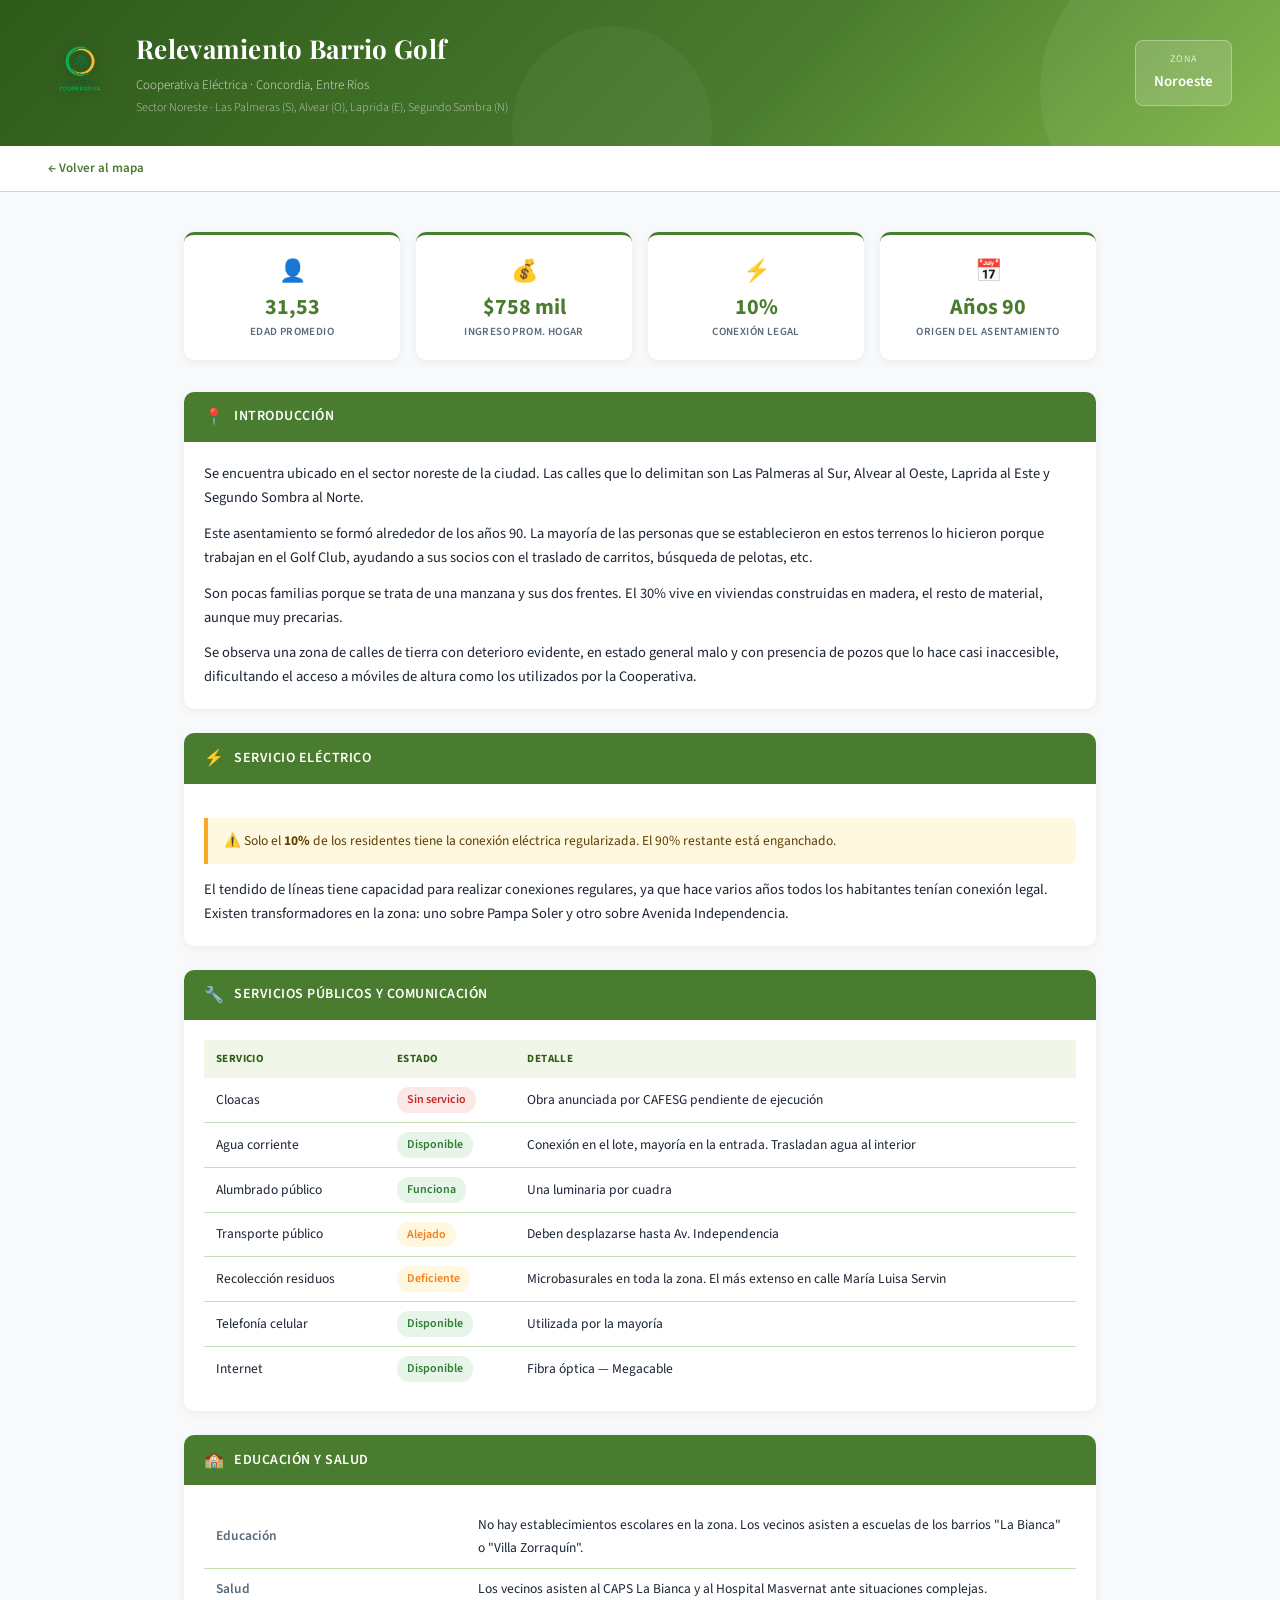
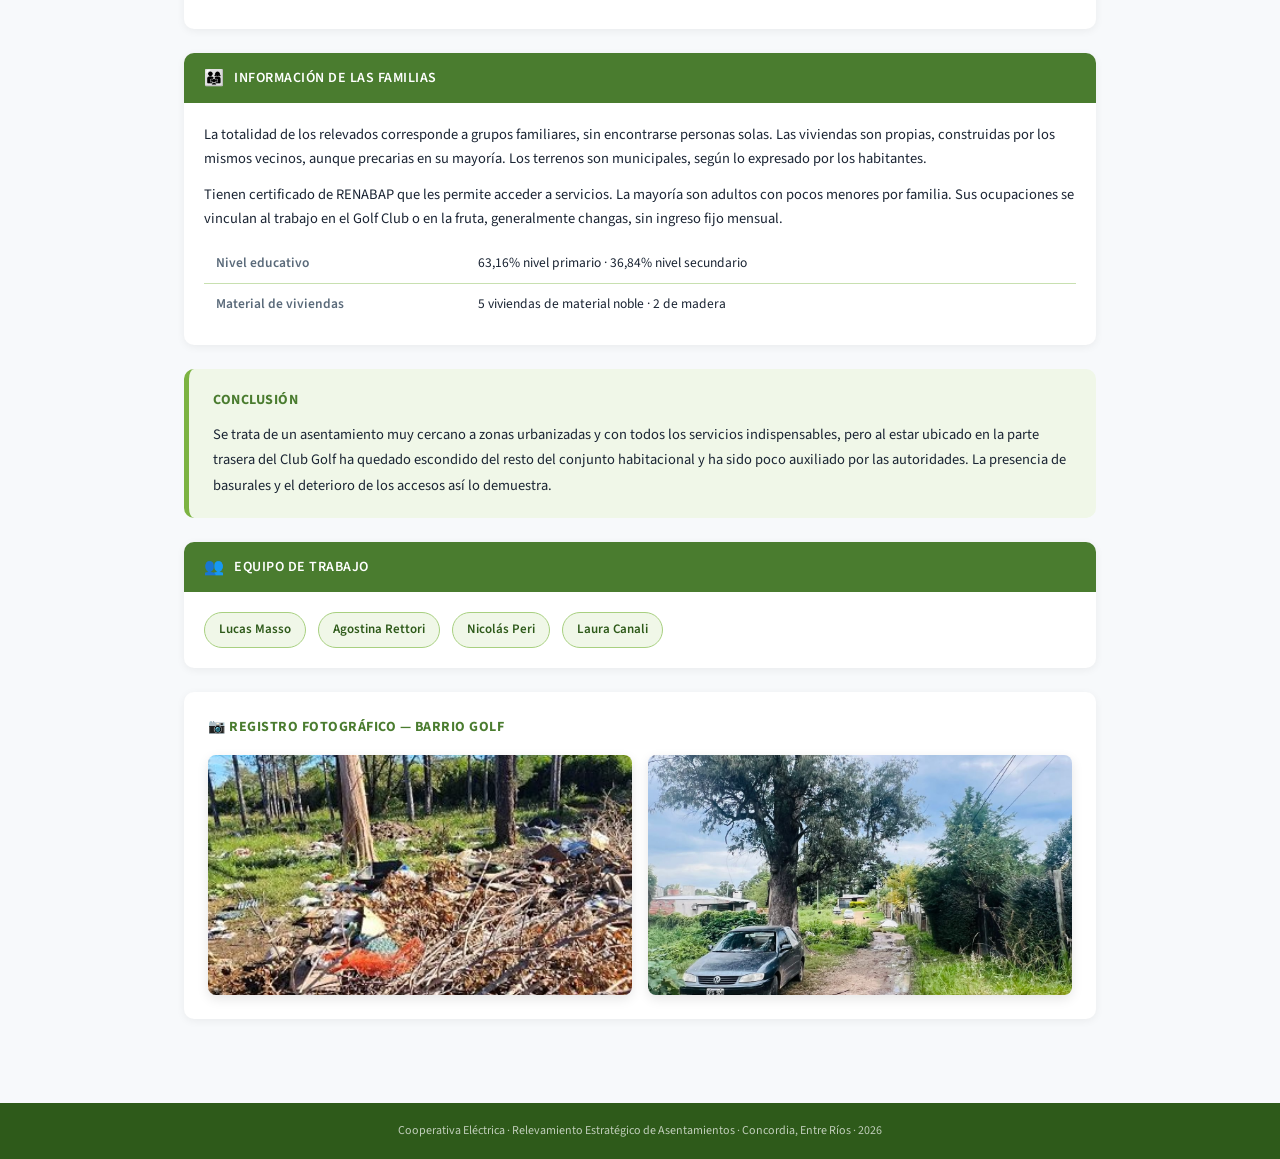
<file: Relevamiento Barrio Golf.html>
<!DOCTYPE html>
<html lang="es">
<head>
  <meta charset="UTF-8">
  <meta name="viewport" content="width=device-width, initial-scale=1.0">
  <title>Relevamiento Barrio Golf — Cooperativa Eléctrica</title>
  <link href="https://fonts.googleapis.com/css2?family=Playfair+Display:wght@600;700&family=Source+Sans+3:wght@300;400;600&display=swap" rel="stylesheet">
  <style>
    :root {
      --primary: #4a7c2f;
      --primary-dark: #2e5a1a;
      --primary-light: #f0f7e8;
      --accent: #7CB342;
      --text: #1a2433;
      --text-muted: #5a6a7a;
      --border: #c8e0b0;
      --bg: #f7f9fb;
      --white: #ffffff;
    }
    * { margin: 0; padding: 0; box-sizing: border-box; }
    body { font-family: 'Source Sans 3', sans-serif; background: var(--bg); color: var(--text); font-size: 15px; line-height: 1.65; }

    .header { background: linear-gradient(135deg, #2e5a1a 0%, #4a7c2f 60%, #7CB342 100%); color: white; padding: 0; position: relative; overflow: hidden; }
    .header::before { content: ''; position: absolute; top: -60px; right: -60px; width: 300px; height: 300px; border-radius: 50%; background: rgba(255,255,255,0.06); }
    .header::after { content: ''; position: absolute; bottom: -80px; left: 40%; width: 200px; height: 200px; border-radius: 50%; background: rgba(255,255,255,0.04); }
    .header-inner { position: relative; z-index: 1; display: flex; align-items: center; gap: 24px; padding: 28px 48px; }
    .logo-wrap img { width: 64px; filter: drop-shadow(0 2px 6px rgba(0,0,0,0.2)); }
    .header-text h1 { font-family: 'Playfair Display', serif; font-size: 26px; font-weight: 700; letter-spacing: 0.3px; margin-bottom: 4px; }
    .header-text .subtitulo { font-size: 13px; opacity: 0.82; font-weight: 300; }
    .header-text .fecha { font-size: 12px; opacity: 0.65; margin-top: 2px; font-weight: 300; }
    .header-badge { margin-left: auto; background: rgba(255,255,255,0.15); border: 1px solid rgba(255,255,255,0.3); border-radius: 8px; padding: 10px 18px; text-align: center; backdrop-filter: blur(4px); }
    .header-badge .zona-label { font-size: 10px; opacity: 0.75; text-transform: uppercase; letter-spacing: 1px; }
    .header-badge .zona-val { font-size: 15px; font-weight: 600; margin-top: 2px; }

    .nav-back { background: var(--white); border-bottom: 1px solid var(--border); padding: 10px 48px; }
    .nav-back a { color: var(--primary); text-decoration: none; font-size: 13px; font-weight: 600; display: inline-flex; align-items: center; gap: 6px; transition: gap 0.2s; }
    .nav-back a:hover { gap: 10px; }

    .contenido { max-width: 960px; margin: 0 auto; padding: 40px 24px 60px; }

    .kpi-grid { display: grid; grid-template-columns: repeat(4, 1fr); gap: 16px; margin-bottom: 32px; }
    .kpi-card { background: var(--white); border-radius: 10px; padding: 18px 16px; border-top: 3px solid var(--primary); box-shadow: 0 2px 8px rgba(0,0,0,0.06); text-align: center; }
    .kpi-card .kpi-icono { font-size: 22px; margin-bottom: 6px; }
    .kpi-card .kpi-val { font-size: 22px; font-weight: 700; color: var(--primary); line-height: 1.1; margin-bottom: 4px; }
    .kpi-card .kpi-lbl { font-size: 11px; color: var(--text-muted); text-transform: uppercase; letter-spacing: 0.4px; font-weight: 600; }

    .seccion { background: var(--white); border-radius: 10px; box-shadow: 0 2px 8px rgba(0,0,0,0.06); margin-bottom: 24px; overflow: hidden; }
    .seccion-header { background: var(--primary); color: white; padding: 12px 20px; display: flex; align-items: center; gap: 10px; }
    .seccion-header .icono { font-size: 16px; }
    .seccion-header h2 { font-size: 14px; font-weight: 600; text-transform: uppercase; letter-spacing: 0.5px; }
    .seccion-body { padding: 20px; }
    .seccion-body p { margin-bottom: 12px; font-size: 14.5px; color: var(--text); }
    .seccion-body p:last-child { margin-bottom: 0; }

    .alerta { background: #fff8e1; border-left: 4px solid #f9a825; border-radius: 0 6px 6px 0; padding: 12px 16px; margin: 14px 0; font-size: 13.5px; color: #5d3f00; display: flex; gap: 10px; align-items: flex-start; }

    .tabla-datos { width: 100%; border-collapse: collapse; font-size: 13.5px; }
    .tabla-datos tr { border-bottom: 1px solid var(--border); }
    .tabla-datos tr:last-child { border-bottom: none; }
    .tabla-datos td { padding: 9px 12px; }
    .tabla-datos td:first-child { color: var(--text-muted); font-weight: 600; width: 30%; }
    .tabla-datos tr:hover td { background: var(--primary-light); }

    .svc-table { width: 100%; border-collapse: collapse; font-size: 13.5px; }
    .svc-table th { background: var(--primary-light); color: var(--primary-dark); font-size: 11px; text-transform: uppercase; padding: 10px 12px; text-align: left; letter-spacing: 0.4px; font-weight: 700; }
    .svc-table td { padding: 9px 12px; border-bottom: 1px solid var(--border); }
    .svc-table tr:last-child td { border-bottom: none; }
    .svc-table tr:hover td { background: var(--primary-light); }

    .badge { display: inline-block; padding: 3px 10px; border-radius: 12px; font-size: 12px; font-weight: 600; }
    .badge.si { background: #e6f4ea; color: #2e7d32; }
    .badge.no { background: #fce8e6; color: #c62828; }
    .badge.parcial { background: #fff8e1; color: #f57f17; }

    .conclusion { background: var(--primary-light); border-radius: 10px; padding: 20px 24px; border-left: 5px solid var(--accent); margin-bottom: 24px; }
    .conclusion h2 { font-size: 14px; font-weight: 700; color: var(--primary); text-transform: uppercase; letter-spacing: 0.5px; margin-bottom: 10px; }
    .conclusion p { font-size: 14.5px; line-height: 1.75; color: var(--text); }

    .equipo-grid { display: flex; gap: 12px; flex-wrap: wrap; }
    .equipo-chip { background: var(--primary-light); border: 1px solid #a8d080; color: var(--primary-dark); border-radius: 20px; padding: 6px 14px; font-size: 13px; font-weight: 600; }

    .galeria { background: white; border-radius: 10px; padding: 24px; margin-bottom: 24px; box-shadow: 0 2px 8px rgba(0,0,0,0.06); }
    .galeria h2 { font-size: 14px; font-weight: 700; color: var(--primary); text-transform: uppercase; letter-spacing: 0.5px; margin-bottom: 16px; }
    .galeria-grid { display: grid; grid-template-columns: repeat(auto-fit, minmax(280px, 1fr)); gap: 16px; }
    .galeria-item { border-radius: 8px; overflow: hidden; box-shadow: 0 4px 12px rgba(0,0,0,0.1); transition: transform 0.2s, box-shadow 0.2s; }
    .galeria-item:hover { transform: translateY(-4px); box-shadow: 0 6px 20px rgba(0,0,0,0.18); }
    .galeria-item img { width: 100%; height: 240px; object-fit: cover; display: block; cursor: zoom-in; }

    #lightbox-overlay { display: none; position: fixed; z-index: 99999; top: 0; left: 0; width: 100vw; height: 100vh; background: rgba(0,0,0,0.92); justify-content: center; align-items: center; cursor: zoom-out; }
    #lightbox-overlay.active { display: flex; }
    #lightbox-overlay img { max-width: 92vw; max-height: 92vh; object-fit: contain; border-radius: 8px; box-shadow: 0 20px 60px rgba(0,0,0,0.5); }
    #lightbox-close-btn { position: fixed; top: 20px; right: 30px; color: white; font-size: 36px; font-weight: 300; cursor: pointer; z-index: 100000; background: rgba(0,0,0,0.4); width: 50px; height: 50px; border-radius: 50%; display: flex; align-items: center; justify-content: center; transition: background 0.2s; user-select: none; }
    #lightbox-close-btn:hover { background: rgba(0,0,0,0.7); }

    .footer { background: var(--primary-dark); color: rgba(255,255,255,0.7); text-align: center; padding: 18px 24px; font-size: 12px; }
    @media (max-width: 680px) { .kpi-grid { grid-template-columns: 1fr 1fr; } .header-inner { flex-wrap: wrap; padding: 20px; } .contenido { padding: 24px 16px 40px; } .nav-back { padding: 10px 16px; } }
  </style>
</head>
<body>

<div class="header">
  <div class="header-inner">
    <div class="logo-wrap"><img src="logo_cooperativa_transparente.png" alt="Cooperativa Eléctrica"></div>
    <div class="header-text">
      <h1>Relevamiento Barrio Golf</h1>
      <div class="subtitulo">Cooperativa Eléctrica · Concordia, Entre Ríos</div>
      <div class="fecha">Sector Noreste · Las Palmeras (S), Alvear (O), Laprida (E), Segundo Sombra (N)</div>
    </div>
    <div class="header-badge">
      <div class="zona-label">Zona</div>
      <div class="zona-val">Noroeste</div>
    </div>
  </div>
</div>

<div class="nav-back">
  <a href="Mapa Relevamiento Asentamientos.html">← Volver al mapa</a>
</div>

<div class="contenido">

  <div class="kpi-grid">
    <div class="kpi-card"><div class="kpi-icono">👤</div><div class="kpi-val">31,53</div><div class="kpi-lbl">Edad promedio</div></div>
    <div class="kpi-card"><div class="kpi-icono">💰</div><div class="kpi-val">$758 mil</div><div class="kpi-lbl">Ingreso prom. hogar</div></div>
    <div class="kpi-card"><div class="kpi-icono">⚡</div><div class="kpi-val">10%</div><div class="kpi-lbl">Conexión legal</div></div>
    <div class="kpi-card"><div class="kpi-icono">📅</div><div class="kpi-val">Años 90</div><div class="kpi-lbl">Origen del asentamiento</div></div>
  </div>

  <div class="seccion">
    <div class="seccion-header"><span class="icono">📍</span><h2>Introducción</h2></div>
    <div class="seccion-body">
      <p>Se encuentra ubicado en el sector noreste de la ciudad. Las calles que lo delimitan son Las Palmeras al Sur, Alvear al Oeste, Laprida al Este y Segundo Sombra al Norte.</p>
      <p>Este asentamiento se formó alrededor de los años 90. La mayoría de las personas que se establecieron en estos terrenos lo hicieron porque trabajan en el Golf Club, ayudando a sus socios con el traslado de carritos, búsqueda de pelotas, etc.</p>
      <p>Son pocas familias porque se trata de una manzana y sus dos frentes. El 30% vive en viviendas construidas en madera, el resto de material, aunque muy precarias.</p>
      <p>Se observa una zona de calles de tierra con deterioro evidente, en estado general malo y con presencia de pozos que lo hace casi inaccesible, dificultando el acceso a móviles de altura como los utilizados por la Cooperativa.</p>
    </div>
  </div>

  <div class="seccion">
    <div class="seccion-header"><span class="icono">⚡</span><h2>Servicio Eléctrico</h2></div>
    <div class="seccion-body">
      <div class="alerta"><span>⚠️ Solo el <strong>10%</strong> de los residentes tiene la conexión eléctrica regularizada. El 90% restante está enganchado.</span></div>
      <p>El tendido de líneas tiene capacidad para realizar conexiones regulares, ya que hace varios años todos los habitantes tenían conexión legal. Existen transformadores en la zona: uno sobre Pampa Soler y otro sobre Avenida Independencia.</p>
    </div>
  </div>

  <div class="seccion">
    <div class="seccion-header"><span class="icono">🔧</span><h2>Servicios Públicos y Comunicación</h2></div>
    <div class="seccion-body">
      <table class="svc-table">
        <thead><tr><th>Servicio</th><th>Estado</th><th>Detalle</th></tr></thead>
        <tbody>
          <tr><td>Cloacas</td><td><span class="badge no">Sin servicio</span></td><td>Obra anunciada por CAFESG pendiente de ejecución</td></tr>
          <tr><td>Agua corriente</td><td><span class="badge si">Disponible</span></td><td>Conexión en el lote, mayoría en la entrada. Trasladan agua al interior</td></tr>
          <tr><td>Alumbrado público</td><td><span class="badge si">Funciona</span></td><td>Una luminaria por cuadra</td></tr>
          <tr><td>Transporte público</td><td><span class="badge parcial">Alejado</span></td><td>Deben desplazarse hasta Av. Independencia</td></tr>
          <tr><td>Recolección residuos</td><td><span class="badge parcial">Deficiente</span></td><td>Microbasurales en toda la zona. El más extenso en calle María Luisa Servin</td></tr>
          <tr><td>Telefonía celular</td><td><span class="badge si">Disponible</span></td><td>Utilizada por la mayoría</td></tr>
          <tr><td>Internet</td><td><span class="badge si">Disponible</span></td><td>Fibra óptica — Megacable</td></tr>
        </tbody>
      </table>
    </div>
  </div>

  <div class="seccion">
    <div class="seccion-header"><span class="icono">🏫</span><h2>Educación y Salud</h2></div>
    <div class="seccion-body">
      <table class="tabla-datos">
        <tr><td>Educación</td><td>No hay establecimientos escolares en la zona. Los vecinos asisten a escuelas de los barrios "La Bianca" o "Villa Zorraquín".</td></tr>
        <tr><td>Salud</td><td>Los vecinos asisten al CAPS La Bianca y al Hospital Masvernat ante situaciones complejas.</td></tr>
      </table>
    </div>
  </div>

  <div class="seccion">
    <div class="seccion-header"><span class="icono">👨‍👩‍👧</span><h2>Información de las Familias</h2></div>
    <div class="seccion-body">
      <p>La totalidad de los relevados corresponde a grupos familiares, sin encontrarse personas solas. Las viviendas son propias, construidas por los mismos vecinos, aunque precarias en su mayoría. Los terrenos son municipales, según lo expresado por los habitantes.</p>
      <p>Tienen certificado de RENABAP que les permite acceder a servicios. La mayoría son adultos con pocos menores por familia. Sus ocupaciones se vinculan al trabajo en el Golf Club o en la fruta, generalmente changas, sin ingreso fijo mensual.</p>
      <table class="tabla-datos" style="margin-top:12px">
        <tr><td>Nivel educativo</td><td>63,16% nivel primario · 36,84% nivel secundario</td></tr>
        <tr><td>Material de viviendas</td><td>5 viviendas de material noble · 2 de madera</td></tr>
      </table>
    </div>
  </div>

  <div class="conclusion">
    <h2>Conclusión</h2>
    <p>Se trata de un asentamiento muy cercano a zonas urbanizadas y con todos los servicios indispensables, pero al estar ubicado en la parte trasera del Club Golf ha quedado escondido del resto del conjunto habitacional y ha sido poco auxiliado por las autoridades. La presencia de basurales y el deterioro de los accesos así lo demuestra.</p>
  </div>

  <div class="seccion">
    <div class="seccion-header"><span class="icono">👥</span><h2>Equipo de Trabajo</h2></div>
    <div class="seccion-body">
      <div class="equipo-grid">
        <div class="equipo-chip">Lucas Masso</div>
        <div class="equipo-chip">Agostina Rettori</div>
        <div class="equipo-chip">Nicolás Peri</div>
        <div class="equipo-chip">Laura Canali</div>
      </div>
    </div>
  </div>

  <div class="galeria">
    <h2>📷 Registro Fotográfico — Barrio Golf</h2>
    <div class="galeria-grid">
      <div class="galeria-item"><img src="golf_1.jpg" alt="Foto del relevamiento"></div>
      <div class="galeria-item"><img src="golf_2.jpg" alt="Foto del relevamiento"></div>
    </div>
  </div>

</div>

<div class="footer">Cooperativa Eléctrica · Relevamiento Estratégico de Asentamientos · Concordia, Entre Ríos · 2026</div>

<script>
document.addEventListener('DOMContentLoaded', function() {
  var overlay = document.createElement('div'); overlay.id = 'lightbox-overlay';
  var closeBtn = document.createElement('span'); closeBtn.id = 'lightbox-close-btn'; closeBtn.innerHTML = '&times;';
  var imgEl = document.createElement('img'); imgEl.alt = 'Foto ampliada';
  overlay.appendChild(closeBtn); overlay.appendChild(imgEl); document.body.appendChild(overlay);
  var imgs = document.querySelectorAll('.galeria-item img');
  for (var i = 0; i < imgs.length; i++) { imgs[i].addEventListener('click', function(e) { e.stopPropagation(); imgEl.src = this.src; overlay.classList.add('active'); document.body.style.overflow = 'hidden'; }); }
  function cerrar() { overlay.classList.remove('active'); document.body.style.overflow = ''; }
  overlay.addEventListener('click', cerrar); closeBtn.addEventListener('click', cerrar);
  document.addEventListener('keydown', function(e) { if (e.key === 'Escape') cerrar(); });
});
</script>
</body>
</html>
</file>
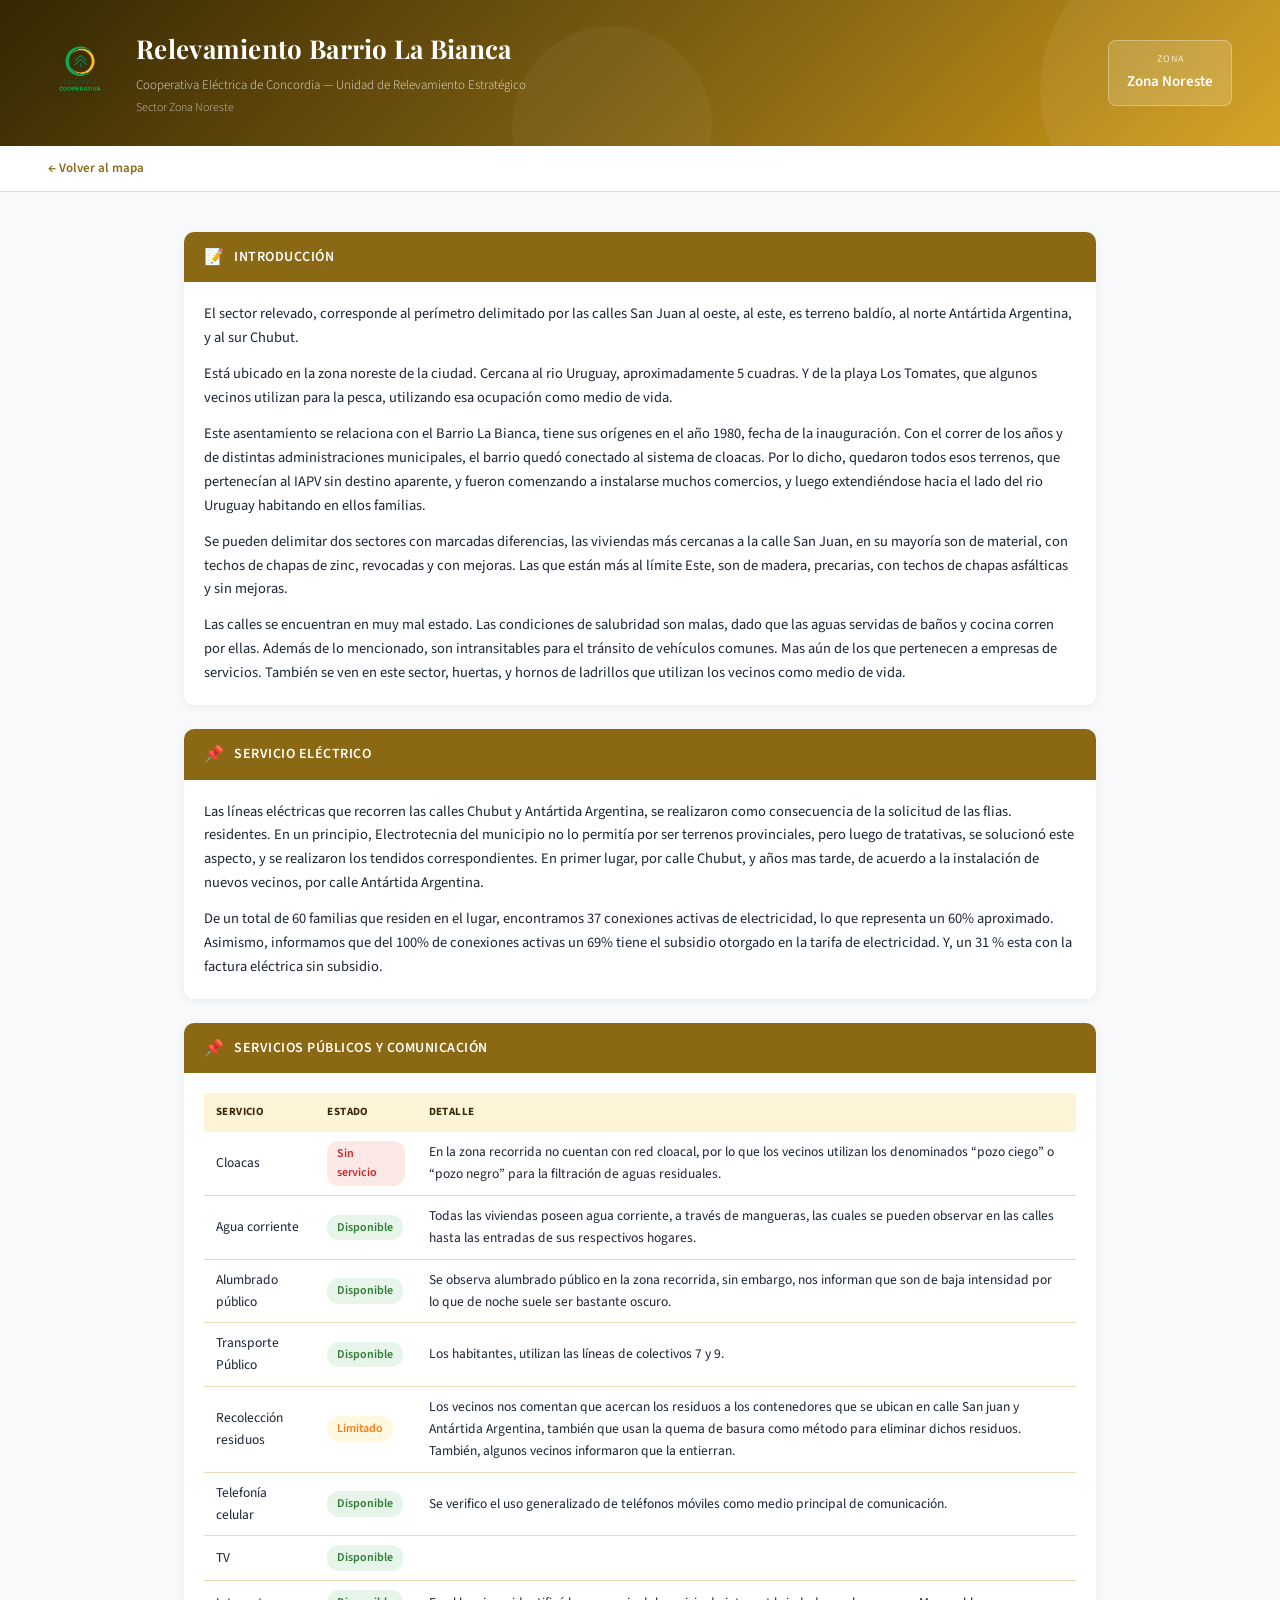
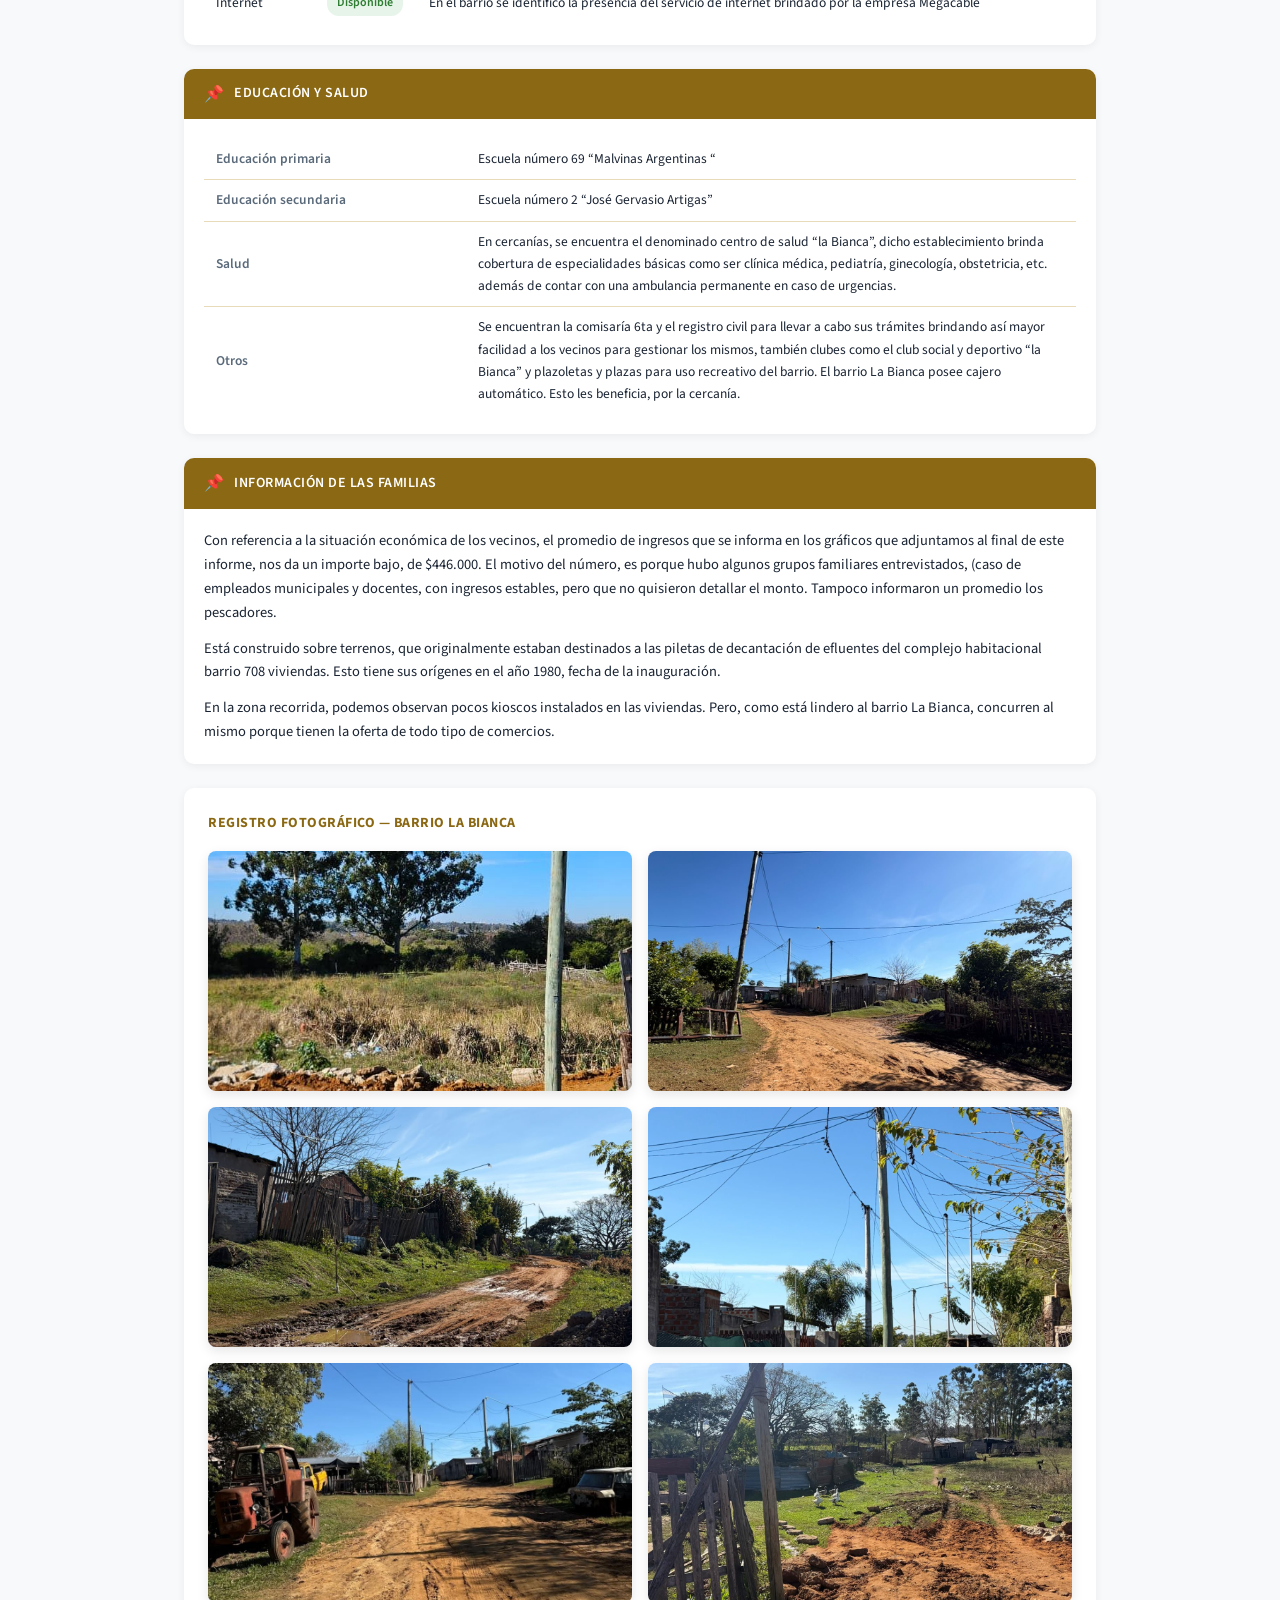
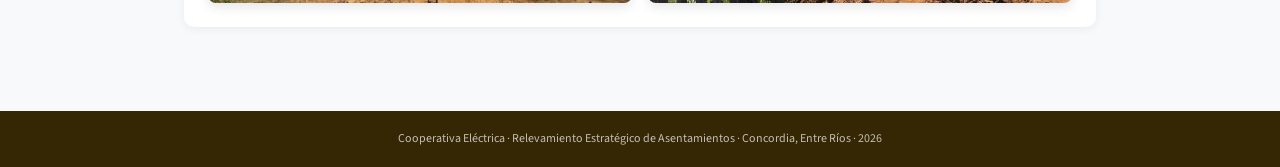
<file: Relevamiento Barrio La Bianca.html>
<!DOCTYPE html>
<html lang="es">
<head>
  <meta charset="UTF-8">
  <meta name="viewport" content="width=device-width, initial-scale=1.0">
  <title>Relevamiento Barrio La Bianca — Cooperativa Eléctrica</title>
  <link href="https://fonts.googleapis.com/css2?family=Playfair+Display:wght@600;700&family=Source+Sans+3:wght@300;400;600&display=swap" rel="stylesheet">
  <style>
    :root {
      --primary: #8b6914;
      --primary-dark: #352703;
      --primary-light: #fdf3d7;
      --accent: #d39e17;
      --border: #e8dbba;
      --text: #1a2433;
      --text-muted: #5a6a7a;
      --bg: #f7f9fb;
      --white: #ffffff;
    }
    * { margin: 0; padding: 0; box-sizing: border-box; }
    body { font-family: 'Source Sans 3', sans-serif; background: var(--bg); color: var(--text); font-size: 15px; line-height: 1.65; }

    .header { background: linear-gradient(135deg, var(--primary-dark) 0%, var(--primary) 60%, var(--accent) 100%); color: white; padding: 0; position: relative; overflow: hidden; }
    .header::before { content: ''; position: absolute; top: -60px; right: -60px; width: 300px; height: 300px; border-radius: 50%; background: rgba(255,255,255,0.06); }
    .header::after { content: ''; position: absolute; bottom: -80px; left: 40%; width: 200px; height: 200px; border-radius: 50%; background: rgba(255,255,255,0.04); }
    .header-inner { position: relative; z-index: 1; display: flex; align-items: center; gap: 24px; padding: 28px 48px; }
    .logo-wrap img { width: 64px; filter: drop-shadow(0 2px 6px rgba(0,0,0,0.2)); }
    .header-text h1 { font-family: 'Playfair Display', serif; font-size: 26px; font-weight: 700; letter-spacing: 0.3px; margin-bottom: 4px; }
    .header-text .subtitulo { font-size: 13px; opacity: 0.82; font-weight: 300; }
    .header-text .fecha { font-size: 12px; opacity: 0.65; margin-top: 2px; font-weight: 300; }
    .header-badge { margin-left: auto; background: rgba(255,255,255,0.15); border: 1px solid rgba(255,255,255,0.3); border-radius: 8px; padding: 10px 18px; text-align: center; backdrop-filter: blur(4px); }
    .header-badge .zona-label { font-size: 10px; opacity: 0.75; text-transform: uppercase; letter-spacing: 1px; }
    .header-badge .zona-val { font-size: 15px; font-weight: 600; margin-top: 2px; }

    .nav-back { background: var(--white); border-bottom: 1px solid var(--border); padding: 10px 48px; }
    .nav-back a { color: var(--primary); text-decoration: none; font-size: 13px; font-weight: 600; display: inline-flex; align-items: center; gap: 6px; transition: gap 0.2s; }
    .nav-back a:hover { gap: 10px; }

    .contenido { max-width: 960px; margin: 0 auto; padding: 40px 24px 60px; }

    .kpi-grid { display: grid; grid-template-columns: repeat(4, 1fr); gap: 16px; margin-bottom: 32px; }
    .kpi-card { background: var(--white); border-radius: 10px; padding: 18px 16px; border-top: 3px solid var(--primary); box-shadow: 0 2px 8px rgba(0,0,0,0.06); text-align: center; }
    .kpi-card .kpi-icono { font-size: 22px; margin-bottom: 6px; }
    .kpi-card .kpi-val { font-size: 22px; font-weight: 700; color: var(--primary); line-height: 1.1; margin-bottom: 4px; }
    .kpi-card .kpi-lbl { font-size: 11px; color: var(--text-muted); text-transform: uppercase; letter-spacing: 0.4px; font-weight: 600; }

    .seccion { background: var(--white); border-radius: 10px; box-shadow: 0 2px 8px rgba(0,0,0,0.06); margin-bottom: 24px; overflow: hidden; }
    .seccion-header { background: var(--primary); color: white; padding: 12px 20px; display: flex; align-items: center; gap: 10px; }
    .seccion-header .icono { font-size: 16px; }
    .seccion-header h2 { font-size: 14px; font-weight: 600; text-transform: uppercase; letter-spacing: 0.5px; }
    .seccion-body { padding: 20px; }
    .seccion-body p { margin-bottom: 12px; font-size: 14.5px; color: var(--text); }
    .seccion-body p:last-child { margin-bottom: 0; }

    .alerta { background: #fff8e1; border-left: 4px solid #f9a825; border-radius: 0 6px 6px 0; padding: 12px 16px; margin: 14px 0; font-size: 13.5px; color: #5d3f00; display: flex; gap: 10px; align-items: flex-start; }
    .alerta-roja { background: #fce8e6; border-left: 4px solid #c62828; border-radius: 0 6px 6px 0; padding: 12px 16px; margin: 14px 0; font-size: 13.5px; color: #5d0000; display: flex; gap: 10px; align-items: flex-start; }

    .tabla-datos { width: 100%; border-collapse: collapse; font-size: 13.5px; }
    .tabla-datos tr { border-bottom: 1px solid var(--border); }
    .tabla-datos tr:last-child { border-bottom: none; }
    .tabla-datos td { padding: 9px 12px; }
    .tabla-datos td:first-child { color: var(--text-muted); font-weight: 600; width: 30%; }
    .tabla-datos tr:hover td { background: var(--primary-light); }

    .svc-table { width: 100%; border-collapse: collapse; font-size: 13.5px; }
    .svc-table th { background: var(--primary-light); color: var(--primary-dark); font-size: 11px; text-transform: uppercase; padding: 10px 12px; text-align: left; letter-spacing: 0.4px; font-weight: 700; }
    .svc-table td { padding: 9px 12px; border-bottom: 1px solid var(--border); }
    .svc-table tr:last-child td { border-bottom: none; }
    .svc-table tr:hover td { background: var(--primary-light); }

    .badge { display: inline-block; padding: 3px 10px; border-radius: 12px; font-size: 12px; font-weight: 600; }
    .badge.si { background: #e6f4ea; color: #2e7d32; }
    .badge.no { background: #fce8e6; color: #c62828; }
    .badge.parcial { background: #fff8e1; color: #f57f17; }

    .conclusion { background: var(--primary-light); border-radius: 10px; padding: 20px 24px; border-left: 5px solid var(--accent); margin-bottom: 24px; }
    .conclusion h2 { font-size: 14px; font-weight: 700; color: var(--primary); text-transform: uppercase; letter-spacing: 0.5px; margin-bottom: 10px; }
    .conclusion p { font-size: 14.5px; line-height: 1.75; color: var(--text); }

    .equipo-grid { display: flex; gap: 12px; flex-wrap: wrap; }
    .equipo-chip { background: var(--primary-light); border: 1px solid var(--border); color: var(--primary-dark); border-radius: 20px; padding: 6px 14px; font-size: 13px; font-weight: 600; }

    .galeria { background: white; border-radius: 10px; padding: 24px; margin-bottom: 24px; box-shadow: 0 2px 8px rgba(0,0,0,0.06); }
    .galeria h2 { font-size: 14px; font-weight: 700; color: var(--primary); text-transform: uppercase; letter-spacing: 0.5px; margin-bottom: 16px; }
    .galeria-grid { display: grid; grid-template-columns: repeat(auto-fit, minmax(280px, 1fr)); gap: 16px; }
    .galeria-item { border-radius: 8px; overflow: hidden; box-shadow: 0 4px 12px rgba(0,0,0,0.1); transition: transform 0.2s, box-shadow 0.2s; }
    .galeria-item:hover { transform: translateY(-4px); box-shadow: 0 6px 20px rgba(0,0,0,0.18); }
    .galeria-item img { width: 100%; height: 240px; object-fit: cover; display: block; cursor: zoom-in; }
    .galeria-caption { padding: 10px 14px; font-size: 13px; color: var(--text-muted); background: var(--white); }

    #lightbox-overlay { display: none; position: fixed; z-index: 99999; top: 0; left: 0; width: 100vw; height: 100vh; background: rgba(0,0,0,0.92); justify-content: center; align-items: center; cursor: zoom-out; }
    #lightbox-overlay.active { display: flex; }
    #lightbox-overlay img { max-width: 92vw; max-height: 92vh; object-fit: contain; border-radius: 8px; box-shadow: 0 20px 60px rgba(0,0,0,0.5); }
    #lightbox-close-btn { position: fixed; top: 20px; right: 30px; color: white; font-size: 36px; font-weight: 300; cursor: pointer; z-index: 100000; background: rgba(0,0,0,0.4); width: 50px; height: 50px; border-radius: 50%; display: flex; align-items: center; justify-content: center; transition: background 0.2s; user-select: none; }
    #lightbox-close-btn:hover { background: rgba(0,0,0,0.7); }

    .footer { background: var(--primary-dark); color: rgba(255,255,255,0.7); text-align: center; padding: 18px 24px; font-size: 12px; }
    @media (max-width: 680px) { .kpi-grid { grid-template-columns: 1fr 1fr; } .header-inner { flex-wrap: wrap; padding: 20px; } .contenido { padding: 24px 16px 40px; } .nav-back { padding: 10px 16px; } }
</style>
</head>
<body>

<div class="header">
  <div class="header-inner">
    <div class="logo-wrap"><img src="logo_cooperativa_transparente.png" alt="Cooperativa Eléctrica"></div>
    <div class="header-text">
      <h1>Relevamiento Barrio La Bianca</h1>
      <div class="subtitulo">Cooperativa Eléctrica de Concordia — Unidad de Relevamiento Estratégico</div>
      <div class="fecha">Sector Zona Noreste</div>
    </div>
    <div class="header-badge">
      <div class="zona-label">Zona</div>
      <div class="zona-val">Zona Noreste</div>
    </div>
  </div>
</div>

<div class="nav-back">
  <a href="Mapa Relevamiento Asentamientos.html">← Volver al mapa</a>
</div>

<div class="contenido">

  <div class="seccion">
    <div class="seccion-header"><span class="icono">📝</span><h2>Introducción</h2></div>
    <div class="seccion-body">
      <p>El sector relevado, corresponde al perímetro delimitado por las calles San 
Juan al oeste, al este, es terreno baldío, al norte Antártida Argentina, y al 
sur Chubut.</p>
      <p>Está ubicado en la zona noreste de la ciudad.  Cercana al rio Uruguay, 
aproximadamente 5 cuadras. Y de la playa Los Tomates, que algunos vecinos 
utilizan para la pesca, utilizando esa ocupación como medio de vida.</p>
      <p>Este asentamiento se relaciona con el Barrio La Bianca, tiene sus orígenes en el año 1980, fecha de la inauguración. Con el correr de los años y de distintas administraciones municipales, el barrio quedó conectado al sistema de cloacas. Por lo dicho, quedaron todos esos terrenos, que pertenecían al IAPV sin destino aparente, y fueron comenzando a instalarse muchos comercios, y luego extendiéndose hacia el lado del rio Uruguay habitando en ellos familias.</p>
      <p>Se pueden delimitar dos 
sectores con marcadas diferencias, las viviendas más cercanas a la calle San 
Juan, en su mayoría son de material, con techos de chapas de zinc, 
revocadas y con mejoras. Las que están más al límite Este, son de madera, 
precarias, con techos de chapas asfálticas y sin mejoras.</p>
      <p>Las calles se encuentran en muy mal estado. Las condiciones de salubridad son malas, dado que las aguas servidas de baños y cocina corren por ellas. Además de lo mencionado, son intransitables para el tránsito de vehículos comunes. Mas aún de los que pertenecen a empresas de servicios. También se ven en este sector, huertas, y hornos de ladrillos que utilizan los vecinos como medio de vida.</p>
    </div>
  </div>

  <div class="seccion">
    <div class="seccion-header"><span class="icono">📌</span><h2>Servicio Eléctrico</h2></div>
    <div class="seccion-body">
      <p>Las líneas eléctricas que recorren las calles Chubut y Antártida 
Argentina, se realizaron como consecuencia de la solicitud de las flias. 
residentes. En un principio, Electrotecnia del municipio no lo permitía por 
ser terrenos provinciales, pero luego de tratativas, se solucionó este 
aspecto, y se realizaron los tendidos correspondientes. En primer lugar, por 
calle Chubut, y años mas tarde, de acuerdo a la instalación de nuevos 
vecinos, por calle Antártida Argentina.</p>
      <p>De un total de 60 familias que 
residen en  el lugar, encontramos 37 conexiones activas de electricidad, lo 
que representa un 60% aproximado. Asimismo, informamos que del 100% 
de conexiones activas un 69% tiene el subsidio otorgado en la tarifa de 
electricidad. Y, un 31 % esta con la factura eléctrica sin subsidio.</p>
    </div>
  </div>

  <div class="seccion">
    <div class="seccion-header"><span class="icono">📌</span><h2>Servicios Públicos y Comunicación</h2></div>
    <div class="seccion-body">
      <table class="svc-table">
        <thead><tr><th>Servicio</th><th>Estado</th><th>Detalle</th></tr></thead>
        <tbody>
          <tr><td>Cloacas</td><td><span class="badge no">Sin servicio</span></td><td>En la zona recorrida no cuentan con red cloacal, por lo que los vecinos 
utilizan los denominados “pozo ciego” o “pozo negro” para la filtración de 
aguas residuales. </td></tr>
          <tr><td>Agua corriente</td><td><span class="badge si">Disponible</span></td><td>Todas las viviendas poseen agua corriente, a través de mangueras, las 
cuales se pueden observar en las calles hasta las entradas de sus respectivos 
hogares. </td></tr>
          <tr><td>Alumbrado público</td><td><span class="badge si">Disponible</span></td><td>Se observa alumbrado público en la zona recorrida, sin embargo, nos 
informan que son de baja intensidad por lo que de noche suele ser bastante 
oscuro. </td></tr>
          <tr><td>Transporte Público</td><td><span class="badge si">Disponible</span></td><td>Los habitantes, utilizan las líneas de colectivos 7 y 9. </td></tr>
          <tr><td>Recolección residuos</td><td><span class="badge parcial">Limitado</span></td><td>Los vecinos nos comentan que acercan los residuos a los contenedores que 
se ubican en calle San juan y Antártida Argentina, también que usan la 
quema de basura como método para eliminar dichos residuos. También, 
algunos vecinos informaron que la entierran. </td></tr>
          <tr><td>Telefonía celular</td><td><span class="badge si">Disponible</span></td><td>Se verifico el uso generalizado de teléfonos móviles como medio principal de comunicación. </td></tr>
          <tr><td>TV</td><td><span class="badge si">Disponible</span></td><td></td></tr>
          <tr><td>Internet</td><td><span class="badge si">Disponible</span></td><td>En el barrio se identificó la presencia del servicio de internet brindado por la empresa Megacable</td></tr>
        </tbody>
      </table>
    </div>
  </div>

  <div class="seccion">
    <div class="seccion-header"><span class="icono">📌</span><h2>Educación y Salud</h2></div>
    <div class="seccion-body">
      <table class="tabla-datos">
        <tr><td>Educación primaria</td><td>Escuela número 69 “Malvinas Argentinas “</td></tr>
        <tr><td>Educación secundaria</td><td>Escuela número 2 “José Gervasio Artigas”</td></tr>
        <tr><td>Salud</td><td>En cercanías, se encuentra el denominado centro de salud “la Bianca”, dicho establecimiento brinda cobertura de especialidades básicas como ser clínica médica, pediatría, ginecología, obstetricia, etc. además de contar con una ambulancia permanente en caso de urgencias.</td></tr>
        <tr><td>Otros</td><td>Se encuentran la comisaría 6ta y el registro civil para llevar a cabo sus 
trámites brindando así mayor facilidad a los vecinos para gestionar los 
mismos, también clubes como el club social y deportivo “la Bianca” y 
plazoletas y plazas para uso recreativo del barrio. 
El barrio La Bianca posee cajero automático. Esto les beneficia, por la 
cercanía.</td></tr>
      </table>
    </div>
  </div>

  <div class="seccion">
    <div class="seccion-header"><span class="icono">📌</span><h2>Información de las familias</h2></div>
    <div class="seccion-body">
      <p>Con referencia a la situación económica de los vecinos, el promedio 
de ingresos que se informa en los gráficos que adjuntamos al final de este 
informe, nos da un importe bajo, de $446.000. El motivo del número, es 
porque hubo algunos grupos familiares entrevistados, (caso de empleados 
municipales y docentes, con ingresos estables, pero que no quisieron 
detallar el monto. Tampoco informaron un promedio los pescadores.</p>
      <p>Está construido sobre terrenos, que originalmente estaban destinados a las 
piletas de decantación de efluentes del complejo habitacional barrio 708 
viviendas. Esto tiene sus orígenes en el año 1980, fecha de la inauguración.</p>
      <p>En la zona recorrida, podemos observan pocos kioscos instalados en las 
viviendas. Pero, como está lindero al barrio La Bianca, concurren al   mismo 
porque tienen la oferta de todo tipo de comercios.</p>
    </div>
  </div>

  <div class="galeria">
    <h2>Registro Fotográfico — Barrio La Bianca</h2>
    <div class="galeria-grid">
      <div class="galeria-item"><img src="data/barrios/barrio-la-bianca/adjuntos/galeria/ed17e68399.jpg" alt=""></div>
      <div class="galeria-item"><img src="data/barrios/barrio-la-bianca/adjuntos/galeria/b34701c666.jpg" alt=""></div>
      <div class="galeria-item"><img src="data/barrios/barrio-la-bianca/adjuntos/galeria/0a27ffd65e.jpg" alt=""></div>
      <div class="galeria-item"><img src="data/barrios/barrio-la-bianca/adjuntos/galeria/700e7647d2.jpg" alt=""></div>
      <div class="galeria-item"><img src="data/barrios/barrio-la-bianca/adjuntos/galeria/3aa8b3ac24.jpg" alt=""></div>
      <div class="galeria-item"><img src="data/barrios/barrio-la-bianca/adjuntos/galeria/5438d16282.jpg" alt=""></div>
    </div>
  </div>

</div>

<div class="footer">Cooperativa Eléctrica · Relevamiento Estratégico de Asentamientos · Concordia, Entre Ríos · 2026</div>

<script>
document.addEventListener('DOMContentLoaded', function() {
  var overlay = document.createElement('div'); overlay.id = 'lightbox-overlay';
  var closeBtn = document.createElement('span'); closeBtn.id = 'lightbox-close-btn'; closeBtn.innerHTML = '&times;';
  var imgEl = document.createElement('img'); imgEl.alt = 'Foto ampliada';
  overlay.appendChild(closeBtn); overlay.appendChild(imgEl); document.body.appendChild(overlay);
  var imgs = document.querySelectorAll('.galeria-item img');
  for (var i = 0; i < imgs.length; i++) { imgs[i].addEventListener('click', function(e) { e.stopPropagation(); imgEl.src = this.src; overlay.classList.add('active'); document.body.style.overflow = 'hidden'; }); }
  function cerrar() { overlay.classList.remove('active'); document.body.style.overflow = ''; }
  overlay.addEventListener('click', cerrar); closeBtn.addEventListener('click', cerrar);
  document.addEventListener('keydown', function(e) { if (e.key === 'Escape') cerrar(); });
});
</script>
</body>
</html>
</file>
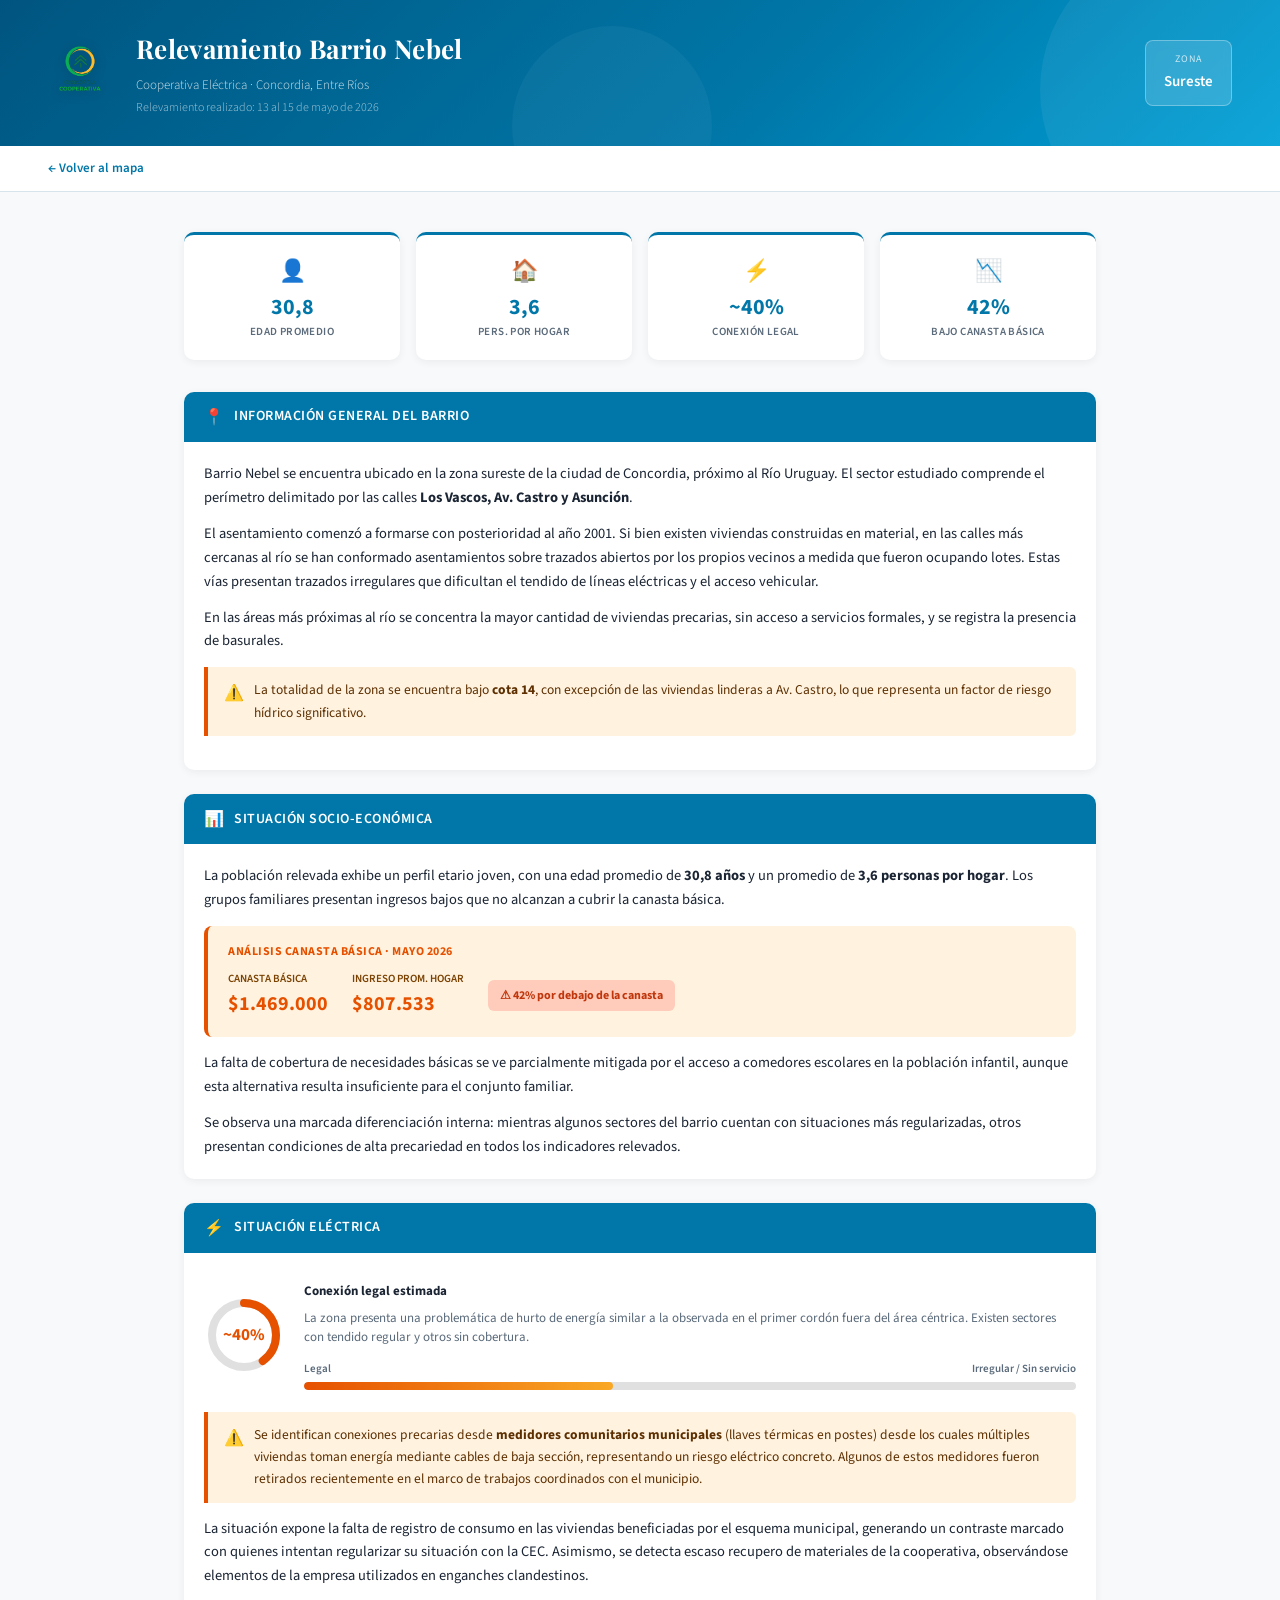
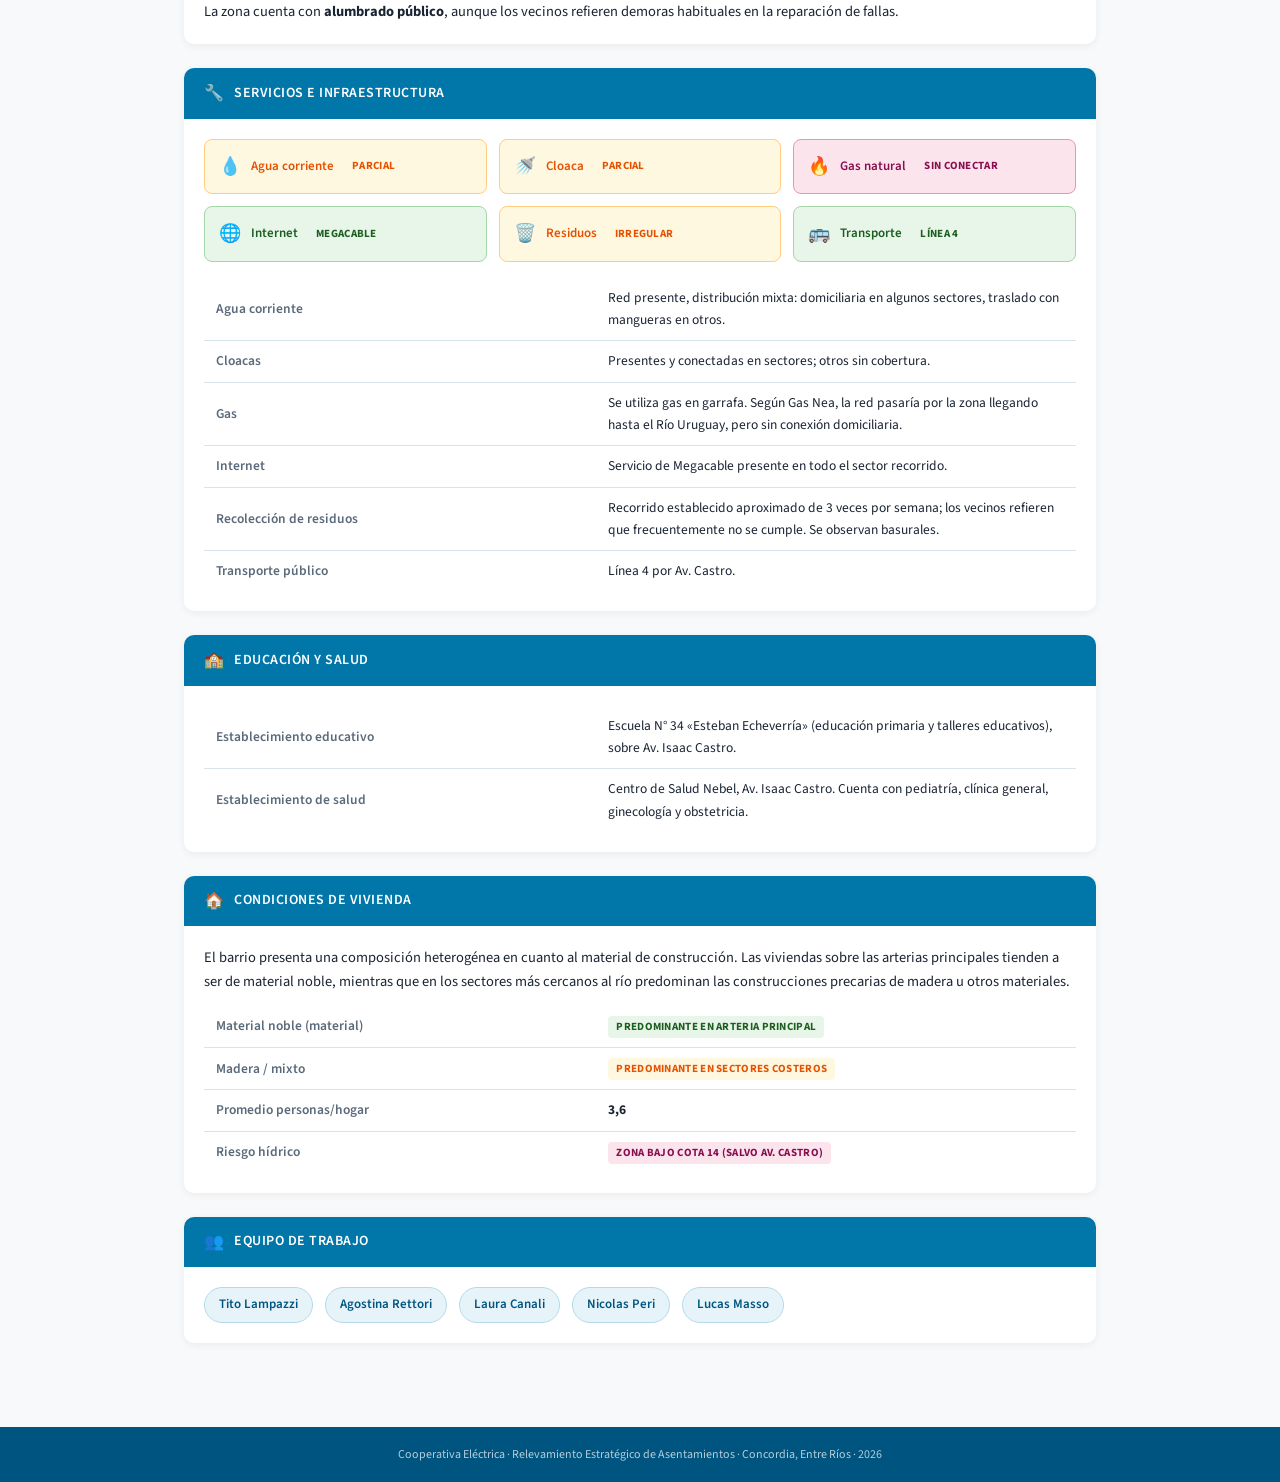
<file: Relevamiento Barrio Nebel.html>
<!DOCTYPE html>
<html lang="es">
<head>
  <meta charset="UTF-8">
  <meta name="viewport" content="width=device-width, initial-scale=1.0">
  <title>Relevamiento Barrio Nebel — Cooperativa Eléctrica</title>
  <link href="https://fonts.googleapis.com/css2?family=Playfair+Display:wght@600;700&family=Source+Sans+3:wght@300;400;600&display=swap" rel="stylesheet">
  <style>
    :root {
      --primary: #0077a8;
      --primary-dark: #005580;
      --primary-light: #e6f4fa;
      --accent: #00a651;
      --text: #1a2433;
      --text-muted: #5a6a7a;
      --border: #d8e4ec;
      --bg: #f7f9fb;
      --white: #ffffff;
      --danger: #c62828;
      --warning: #e65100;
      --success: #2e7d32;
    }

    * { margin: 0; padding: 0; box-sizing: border-box; }

    body {
      font-family: 'Source Sans 3', sans-serif;
      background: var(--bg);
      color: var(--text);
      font-size: 15px;
      line-height: 1.65;
    }

    /* ── HEADER ── */
    .header {
      background: linear-gradient(135deg, #005580 0%, #0077a8 60%, #00a0d6 100%);
      color: white;
      padding: 0;
      position: relative;
      overflow: hidden;
    }

    .header::before {
      content: '';
      position: absolute;
      top: -60px; right: -60px;
      width: 300px; height: 300px;
      border-radius: 50%;
      background: rgba(255,255,255,0.06);
    }

    .header::after {
      content: '';
      position: absolute;
      bottom: -80px; left: 40%;
      width: 200px; height: 200px;
      border-radius: 50%;
      background: rgba(255,255,255,0.04);
    }

    .header-inner {
      position: relative;
      z-index: 1;
      display: flex;
      align-items: center;
      gap: 24px;
      padding: 28px 48px;
    }

    .logo-wrap img { width: 64px; filter: drop-shadow(0 2px 6px rgba(0,0,0,0.2)); }

    .header-text h1 {
      font-family: 'Playfair Display', serif;
      font-size: 26px;
      font-weight: 700;
      letter-spacing: 0.3px;
      margin-bottom: 4px;
    }

    .header-text .subtitulo { font-size: 13px; opacity: 0.82; font-weight: 300; }
    .header-text .fecha { font-size: 12px; opacity: 0.65; margin-top: 2px; font-weight: 300; }

    .header-badge {
      margin-left: auto;
      background: rgba(255,255,255,0.15);
      border: 1px solid rgba(255,255,255,0.3);
      border-radius: 8px;
      padding: 10px 18px;
      text-align: center;
      backdrop-filter: blur(4px);
    }

    .header-badge .zona-label { font-size: 10px; opacity: 0.75; text-transform: uppercase; letter-spacing: 1px; }
    .header-badge .zona-val { font-size: 15px; font-weight: 600; margin-top: 2px; }

    /* ── NAV VOLVER ── */
    .nav-back {
      background: var(--white);
      border-bottom: 1px solid var(--border);
      padding: 10px 48px;
    }

    .nav-back a {
      color: var(--primary);
      text-decoration: none;
      font-size: 13px;
      font-weight: 600;
      display: inline-flex;
      align-items: center;
      gap: 6px;
      transition: gap 0.2s;
    }

    .nav-back a:hover { gap: 10px; }

    /* ── LAYOUT ── */
    .contenido {
      max-width: 960px;
      margin: 0 auto;
      padding: 40px 24px 60px;
    }

    /* ── SECCIÓN KPIs PRINCIPALES ── */
    .kpi-grid {
      display: grid;
      grid-template-columns: repeat(4, 1fr);
      gap: 16px;
      margin-bottom: 32px;
    }

    .kpi-card {
      background: var(--white);
      border-radius: 10px;
      padding: 18px 16px;
      border-top: 3px solid var(--primary);
      box-shadow: 0 2px 8px rgba(0,0,0,0.06);
      text-align: center;
    }

    .kpi-card .kpi-icono { font-size: 22px; margin-bottom: 6px; }
    .kpi-card .kpi-val {
      font-size: 22px;
      font-weight: 700;
      color: var(--primary);
      line-height: 1.1;
      margin-bottom: 4px;
    }
    .kpi-card .kpi-lbl { font-size: 11px; color: var(--text-muted); text-transform: uppercase; letter-spacing: 0.4px; font-weight: 600; }

    /* ── SECCIONES ── */
    .seccion {
      background: var(--white);
      border-radius: 10px;
      box-shadow: 0 2px 8px rgba(0,0,0,0.06);
      margin-bottom: 24px;
      overflow: hidden;
    }

    .seccion-header {
      background: var(--primary);
      color: white;
      padding: 12px 20px;
      display: flex;
      align-items: center;
      gap: 10px;
    }

    .seccion-header .icono { font-size: 16px; }
    .seccion-header h2 { font-size: 14px; font-weight: 600; text-transform: uppercase; letter-spacing: 0.5px; }

    .seccion-body { padding: 20px; }

    /* ── PÁRRAFOS ── */
    .seccion-body p { margin-bottom: 12px; font-size: 14.5px; color: var(--text); }
    .seccion-body p:last-child { margin-bottom: 0; }

    /* ── ALERTA ── */
    .alerta {
      background: #fff3e0;
      border-left: 4px solid var(--warning);
      border-radius: 0 6px 6px 0;
      padding: 12px 16px;
      margin: 14px 0;
      font-size: 13.5px;
      color: #5d2f00;
      display: flex;
      gap: 10px;
      align-items: flex-start;
    }
    .alerta .alerta-icono { font-size: 16px; flex-shrink: 0; margin-top: 1px; }

    /* ── SERVICIOS GRID ── */
    .servicios-grid {
      display: grid;
      grid-template-columns: repeat(3, 1fr);
      gap: 12px;
    }

    .servicio-item {
      border-radius: 8px;
      padding: 12px 14px;
      display: flex;
      align-items: center;
      gap: 10px;
      font-size: 13px;
      font-weight: 600;
    }

    .servicio-si { background: #e8f5e9; color: #1b5e20; border: 1px solid #a5d6a7; }
    .servicio-parcial { background: #fff8e1; color: #e65100; border: 1px solid #ffcc80; }
    .servicio-no { background: #fce4ec; color: #880e4f; border: 1px solid #f48fb1; }

    .servicio-item .srv-icono { font-size: 18px; flex-shrink: 0; }

    /* ── ELECTRICIDAD ── */
    .elec-container { display: flex; align-items: center; gap: 20px; padding: 8px 0; }

    .elec-gauge {
      width: 80px; height: 80px; flex-shrink: 0;
      position: relative; display: flex; align-items: center; justify-content: center;
    }

    .elec-gauge svg { position: absolute; top: 0; left: 0; transform: rotate(-90deg); }

    .elec-gauge .elec-pct {
      font-size: 17px; font-weight: 700; color: var(--warning); z-index: 1;
    }

    .elec-info { flex: 1; }
    .elec-info .elec-titulo { font-size: 13px; font-weight: 700; color: var(--text); margin-bottom: 6px; }
    .elec-info .elec-desc { font-size: 13px; color: var(--text-muted); line-height: 1.5; }

    .elec-barra-wrap { margin-top: 12px; }
    .elec-barra-label {
      display: flex; justify-content: space-between;
      font-size: 11px; color: var(--text-muted); margin-bottom: 4px; font-weight: 600;
    }
    .elec-barra { height: 8px; background: #e0e0e0; border-radius: 4px; overflow: hidden; }
    .elec-barra-fill { height: 100%; border-radius: 4px; background: linear-gradient(90deg, #e65100, #f9a825); }

    /* ── TABLA DATOS ── */
    .tabla-datos { width: 100%; border-collapse: collapse; font-size: 13.5px; }
    .tabla-datos tr { border-bottom: 1px solid var(--border); }
    .tabla-datos tr:last-child { border-bottom: none; }
    .tabla-datos td { padding: 9px 12px; }
    .tabla-datos td:first-child { color: var(--text-muted); font-weight: 600; width: 45%; }
    .tabla-datos td:last-child { color: var(--text); font-weight: 400; }
    .tabla-datos tr:hover td { background: var(--primary-light); }

    /* ── TAG ESTADO ── */
    .tag {
      display: inline-block; padding: 2px 8px; border-radius: 4px;
      font-size: 11px; font-weight: 700; text-transform: uppercase; letter-spacing: 0.3px;
    }
    .tag-parcial { background: #fff8e1; color: #e65100; }
    .tag-si { background: #e8f5e9; color: #1b5e20; }
    .tag-no { background: #fce4ec; color: #880e4f; }

    /* ── EQUIPO ── */
    .equipo-grid {
      display: flex; gap: 12px; flex-wrap: wrap;
    }

    .equipo-chip {
      background: var(--primary-light);
      border: 1px solid #b3d9ea;
      color: var(--primary-dark);
      border-radius: 20px;
      padding: 6px 14px;
      font-size: 13px;
      font-weight: 600;
    }

    /* ── CANASTA ── */
    .canasta-card {
      background: #fff3e0;
      border-radius: 8px;
      padding: 16px 20px;
      border-left: 4px solid var(--warning);
    }
    .canasta-card .can-titulo { font-size: 12px; font-weight: 700; color: var(--warning); text-transform: uppercase; letter-spacing: 0.5px; margin-bottom: 8px; }
    .canasta-vals { display: flex; gap: 24px; align-items: center; flex-wrap: wrap; }
    .canasta-val .cv-label { font-size: 11px; color: #7a4100; font-weight: 600; text-transform: uppercase; }
    .canasta-val .cv-num { font-size: 20px; font-weight: 700; color: var(--warning); }
    .canasta-brecha {
      background: #ffccbc; border-radius: 6px; padding: 6px 12px;
      font-size: 12px; font-weight: 700; color: #bf360c;
    }

    /* ── FOOTER ── */
    .footer {
      background: var(--primary-dark);
      color: rgba(255,255,255,0.7);
      text-align: center;
      padding: 18px 24px;
      font-size: 12px;
    }

    @media (max-width: 680px) {
      .kpi-grid { grid-template-columns: 1fr 1fr; }
      .servicios-grid { grid-template-columns: 1fr 1fr; }
      .header-inner { flex-wrap: wrap; padding: 20px 20px; }
      .contenido { padding: 24px 16px 40px; }
      .nav-back { padding: 10px 16px; }
    }
  </style>
</head>
<body>

<!-- HEADER -->
<div class="header">
  <div class="header-inner">
    <div class="logo-wrap">
      <img src="logo_cooperativa_transparente.png" alt="Cooperativa Eléctrica">
    </div>
    <div class="header-text">
      <h1>Relevamiento Barrio Nebel</h1>
      <div class="subtitulo">Cooperativa Eléctrica · Concordia, Entre Ríos</div>
      <div class="fecha">Relevamiento realizado: 13 al 15 de mayo de 2026</div>
    </div>
    <div class="header-badge">
      <div class="zona-label">Zona</div>
      <div class="zona-val">Sureste</div>
    </div>
  </div>
</div>

<!-- NAV -->
<div class="nav-back">
  <a href="Mapa Relevamiento Asentamientos.html">← Volver al mapa</a>
</div>

<div class="contenido">

  <!-- KPIs PRINCIPALES -->
  <div class="kpi-grid">
    <div class="kpi-card">
      <div class="kpi-icono">👤</div>
      <div class="kpi-val">30,8</div>
      <div class="kpi-lbl">Edad promedio</div>
    </div>
    <div class="kpi-card">
      <div class="kpi-icono">🏠</div>
      <div class="kpi-val">3,6</div>
      <div class="kpi-lbl">Pers. por hogar</div>
    </div>
    <div class="kpi-card">
      <div class="kpi-icono">⚡</div>
      <div class="kpi-val">~40%</div>
      <div class="kpi-lbl">Conexión legal</div>
    </div>
    <div class="kpi-card">
      <div class="kpi-icono">📉</div>
      <div class="kpi-val">42%</div>
      <div class="kpi-lbl">Bajo canasta básica</div>
    </div>
  </div>

  <!-- INFORMACIÓN GENERAL -->
  <div class="seccion">
    <div class="seccion-header">
      <span class="icono">📍</span>
      <h2>Información General del Barrio</h2>
    </div>
    <div class="seccion-body">
      <p>Barrio Nebel se encuentra ubicado en la zona sureste de la ciudad de Concordia, próximo al Río Uruguay. El sector estudiado comprende el perímetro delimitado por las calles <strong>Los Vascos, Av. Castro y Asunción</strong>.</p>
      <p>El asentamiento comenzó a formarse con posterioridad al año 2001. Si bien existen viviendas construidas en material, en las calles más cercanas al río se han conformado asentamientos sobre trazados abiertos por los propios vecinos a medida que fueron ocupando lotes. Estas vías presentan trazados irregulares que dificultan el tendido de líneas eléctricas y el acceso vehicular.</p>
      <p>En las áreas más próximas al río se concentra la mayor cantidad de viviendas precarias, sin acceso a servicios formales, y se registra la presencia de basurales.</p>
      <div class="alerta">
        <span class="alerta-icono">⚠️</span>
        <span>La totalidad de la zona se encuentra bajo <strong>cota 14</strong>, con excepción de las viviendas linderas a Av. Castro, lo que representa un factor de riesgo hídrico significativo.</span>
      </div>
    </div>
  </div>

  <!-- SITUACIÓN SOCIO-ECONÓMICA -->
  <div class="seccion">
    <div class="seccion-header">
      <span class="icono">📊</span>
      <h2>Situación Socio-Económica</h2>
    </div>
    <div class="seccion-body">
      <p>La población relevada exhibe un perfil etario joven, con una edad promedio de <strong>30,8 años</strong> y un promedio de <strong>3,6 personas por hogar</strong>. Los grupos familiares presentan ingresos bajos que no alcanzan a cubrir la canasta básica.</p>

      <div class="canasta-card" style="margin: 14px 0;">
        <div class="can-titulo">Análisis Canasta Básica · Mayo 2026</div>
        <div class="canasta-vals">
          <div class="canasta-val">
            <div class="cv-label">Canasta básica</div>
            <div class="cv-num">$1.469.000</div>
          </div>
          <div class="canasta-val">
            <div class="cv-label">Ingreso prom. hogar</div>
            <div class="cv-num">$807.533</div>
          </div>
          <div class="canasta-brecha">⚠ 42% por debajo de la canasta</div>
        </div>
      </div>

      <p>La falta de cobertura de necesidades básicas se ve parcialmente mitigada por el acceso a comedores escolares en la población infantil, aunque esta alternativa resulta insuficiente para el conjunto familiar.</p>
      <p>Se observa una marcada diferenciación interna: mientras algunos sectores del barrio cuentan con situaciones más regularizadas, otros presentan condiciones de alta precariedad en todos los indicadores relevados.</p>
    </div>
  </div>

  <!-- SITUACIÓN ELÉCTRICA -->
  <div class="seccion">
    <div class="seccion-header">
      <span class="icono">⚡</span>
      <h2>Situación Eléctrica</h2>
    </div>
    <div class="seccion-body">
      <div class="elec-container">
        <div class="elec-gauge">
          <svg width="80" height="80" viewBox="0 0 80 80">
            <circle cx="40" cy="40" r="32" fill="none" stroke="#e0e0e0" stroke-width="8"/>
            <circle cx="40" cy="40" r="32" fill="none" stroke="#e65100" stroke-width="8"
              stroke-dasharray="80.4 200.96" stroke-linecap="round"/>
          </svg>
          <span class="elec-pct">~40%</span>
        </div>
        <div class="elec-info">
          <div class="elec-titulo">Conexión legal estimada</div>
          <div class="elec-desc">La zona presenta una problemática de hurto de energía similar a la observada en el primer cordón fuera del área céntrica. Existen sectores con tendido regular y otros sin cobertura.</div>
          <div class="elec-barra-wrap">
            <div class="elec-barra-label"><span>Legal</span><span>Irregular / Sin servicio</span></div>
            <div class="elec-barra"><div class="elec-barra-fill" style="width: 40%;"></div></div>
          </div>
        </div>
      </div>

      <div class="alerta" style="margin-top: 14px;">
        <span class="alerta-icono">⚠️</span>
        <span>Se identifican conexiones precarias desde <strong>medidores comunitarios municipales</strong> (llaves térmicas en postes) desde los cuales múltiples viviendas toman energía mediante cables de baja sección, representando un riesgo eléctrico concreto. Algunos de estos medidores fueron retirados recientemente en el marco de trabajos coordinados con el municipio.</span>
      </div>

      <p style="margin-top: 14px;">La situación expone la falta de registro de consumo en las viviendas beneficiadas por el esquema municipal, generando un contraste marcado con quienes intentan regularizar su situación con la CEC. Asimismo, se detecta escaso recupero de materiales de la cooperativa, observándose elementos de la empresa utilizados en enganches clandestinos.</p>
      <p>La zona cuenta con <strong>alumbrado público</strong>, aunque los vecinos refieren demoras habituales en la reparación de fallas.</p>
    </div>
  </div>

  <!-- SERVICIOS E INFRAESTRUCTURA -->
  <div class="seccion">
    <div class="seccion-header">
      <span class="icono">🔧</span>
      <h2>Servicios e Infraestructura</h2>
    </div>
    <div class="seccion-body">
      <div class="servicios-grid" style="margin-bottom: 16px;">
        <div class="servicio-item servicio-parcial">
          <span class="srv-icono">💧</span>Agua corriente <span class="tag tag-parcial">Parcial</span>
        </div>
        <div class="servicio-item servicio-parcial">
          <span class="srv-icono">🚿</span>Cloaca <span class="tag tag-parcial">Parcial</span>
        </div>
        <div class="servicio-item servicio-no">
          <span class="srv-icono">🔥</span>Gas natural <span class="tag tag-no">Sin conectar</span>
        </div>
        <div class="servicio-item servicio-si">
          <span class="srv-icono">🌐</span>Internet <span class="tag tag-si">Megacable</span>
        </div>
        <div class="servicio-item servicio-parcial">
          <span class="srv-icono">🗑️</span>Residuos <span class="tag tag-parcial">Irregular</span>
        </div>
        <div class="servicio-item servicio-si">
          <span class="srv-icono">🚌</span>Transporte <span class="tag tag-si">Línea 4</span>
        </div>
      </div>

      <table class="tabla-datos">
        <tr><td>Agua corriente</td><td>Red presente, distribución mixta: domiciliaria en algunos sectores, traslado con mangueras en otros.</td></tr>
        <tr><td>Cloacas</td><td>Presentes y conectadas en sectores; otros sin cobertura.</td></tr>
        <tr><td>Gas</td><td>Se utiliza gas en garrafa. Según Gas Nea, la red pasaría por la zona llegando hasta el Río Uruguay, pero sin conexión domiciliaria.</td></tr>
        <tr><td>Internet</td><td>Servicio de Megacable presente en todo el sector recorrido.</td></tr>
        <tr><td>Recolección de residuos</td><td>Recorrido establecido aproximado de 3 veces por semana; los vecinos refieren que frecuentemente no se cumple. Se observan basurales.</td></tr>
        <tr><td>Transporte público</td><td>Línea 4 por Av. Castro.</td></tr>
      </table>
    </div>
  </div>

  <!-- EDUCACIÓN Y SALUD -->
  <div class="seccion">
    <div class="seccion-header">
      <span class="icono">🏫</span>
      <h2>Educación y Salud</h2>
    </div>
    <div class="seccion-body">
      <table class="tabla-datos">
        <tr>
          <td>Establecimiento educativo</td>
          <td>Escuela N° 34 «Esteban Echeverría» (educación primaria y talleres educativos), sobre Av. Isaac Castro.</td>
        </tr>
        <tr>
          <td>Establecimiento de salud</td>
          <td>Centro de Salud Nebel, Av. Isaac Castro. Cuenta con pediatría, clínica general, ginecología y obstetricia.</td>
        </tr>
      </table>
    </div>
  </div>

  <!-- MATERIAL Y VIVIENDA -->
  <div class="seccion">
    <div class="seccion-header">
      <span class="icono">🏠</span>
      <h2>Condiciones de Vivienda</h2>
    </div>
    <div class="seccion-body">
      <p>El barrio presenta una composición heterogénea en cuanto al material de construcción. Las viviendas sobre las arterias principales tienden a ser de material noble, mientras que en los sectores más cercanos al río predominan las construcciones precarias de madera u otros materiales.</p>
      <table class="tabla-datos" style="margin-top: 10px;">
        <tr><td>Material noble (material)</td><td><span class="tag tag-si">Predominante en arteria principal</span></td></tr>
        <tr><td>Madera / mixto</td><td><span class="tag tag-parcial">Predominante en sectores costeros</span></td></tr>
        <tr><td>Promedio personas/hogar</td><td><strong>3,6</strong></td></tr>
        <tr><td>Riesgo hídrico</td><td><span class="tag tag-no">Zona bajo cota 14 (salvo Av. Castro)</span></td></tr>
      </table>
    </div>
  </div>

  <!-- EQUIPO -->
  <div class="seccion">
    <div class="seccion-header">
      <span class="icono">👥</span>
      <h2>Equipo de Trabajo</h2>
    </div>
    <div class="seccion-body">
      <div class="equipo-grid">
        <div class="equipo-chip">Tito Lampazzi</div>
        <div class="equipo-chip">Agostina Rettori</div>
        <div class="equipo-chip">Laura Canali</div>
        <div class="equipo-chip">Nicolas Peri</div>
        <div class="equipo-chip">Lucas Masso</div>
      </div>
    </div>
  </div>

</div>

<div class="footer">
  Cooperativa Eléctrica · Relevamiento Estratégico de Asentamientos · Concordia, Entre Ríos · 2026
</div>

</body>
</html>
</file>
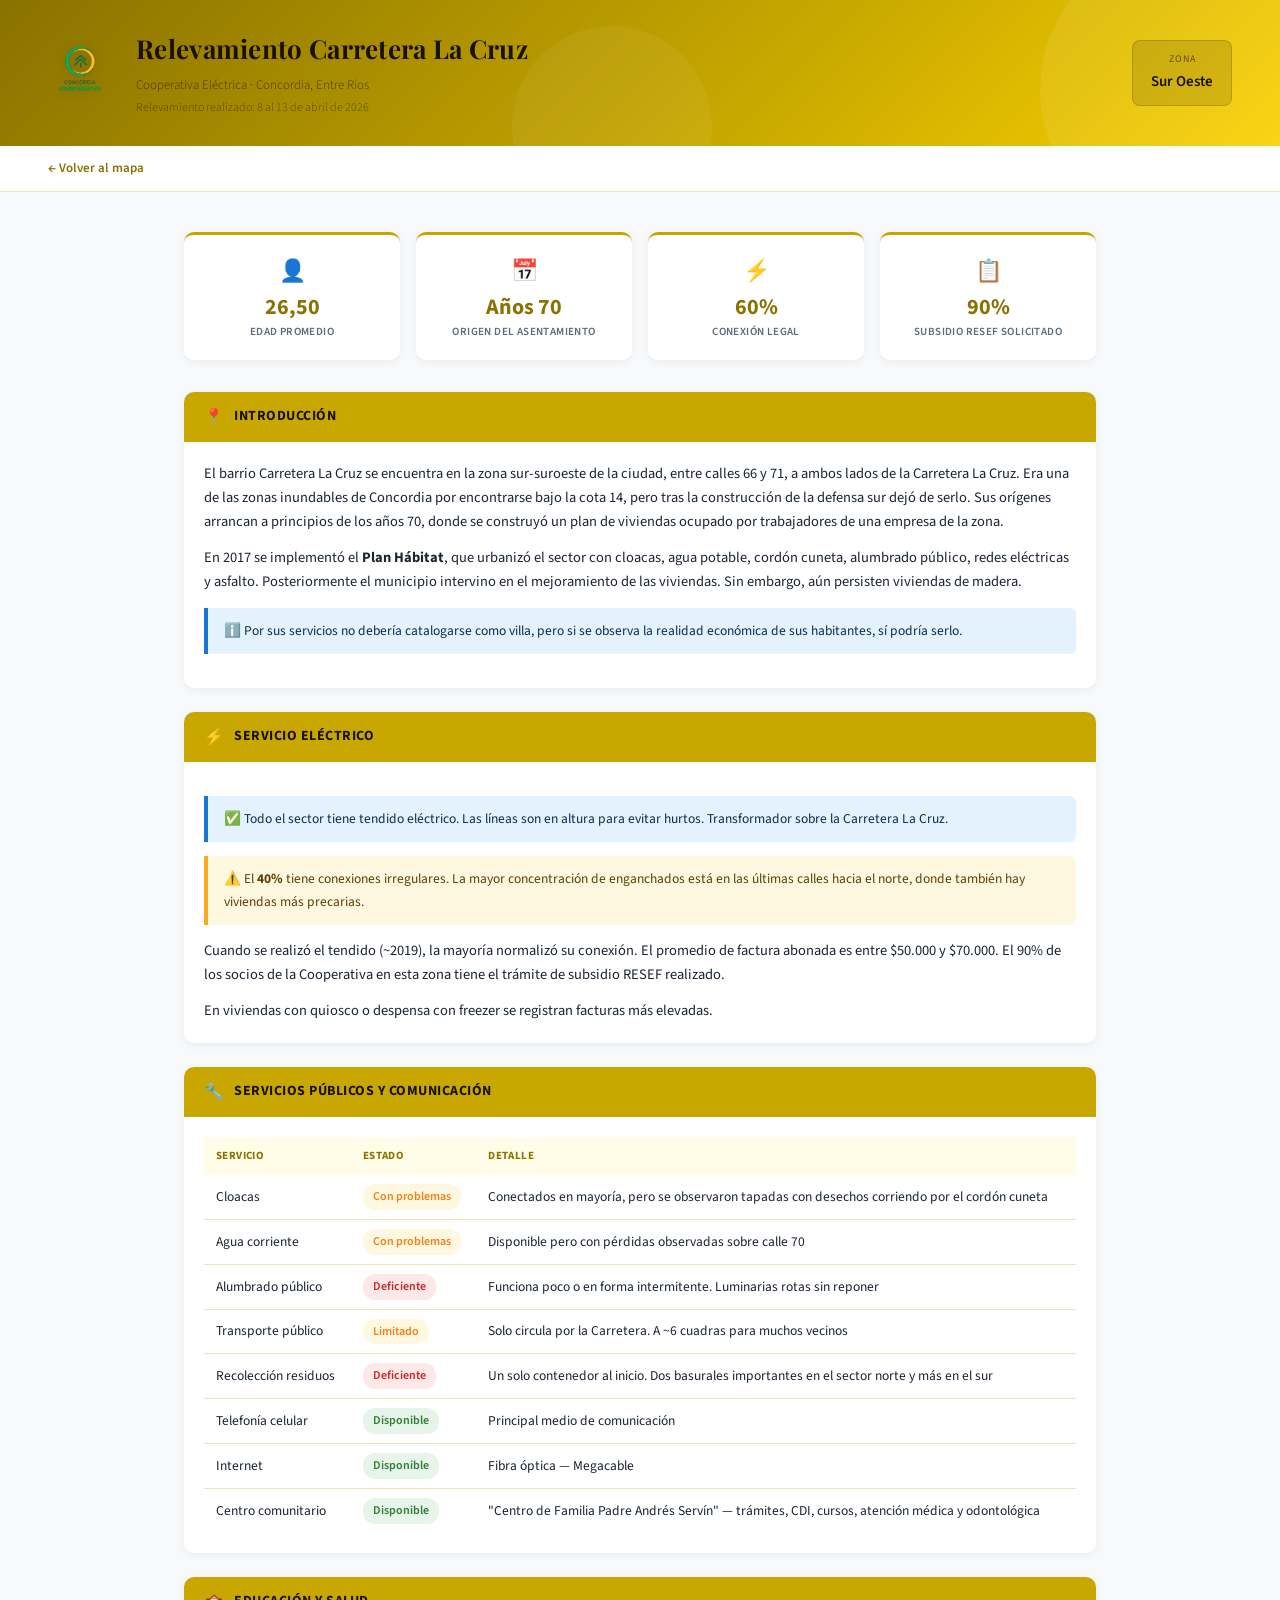
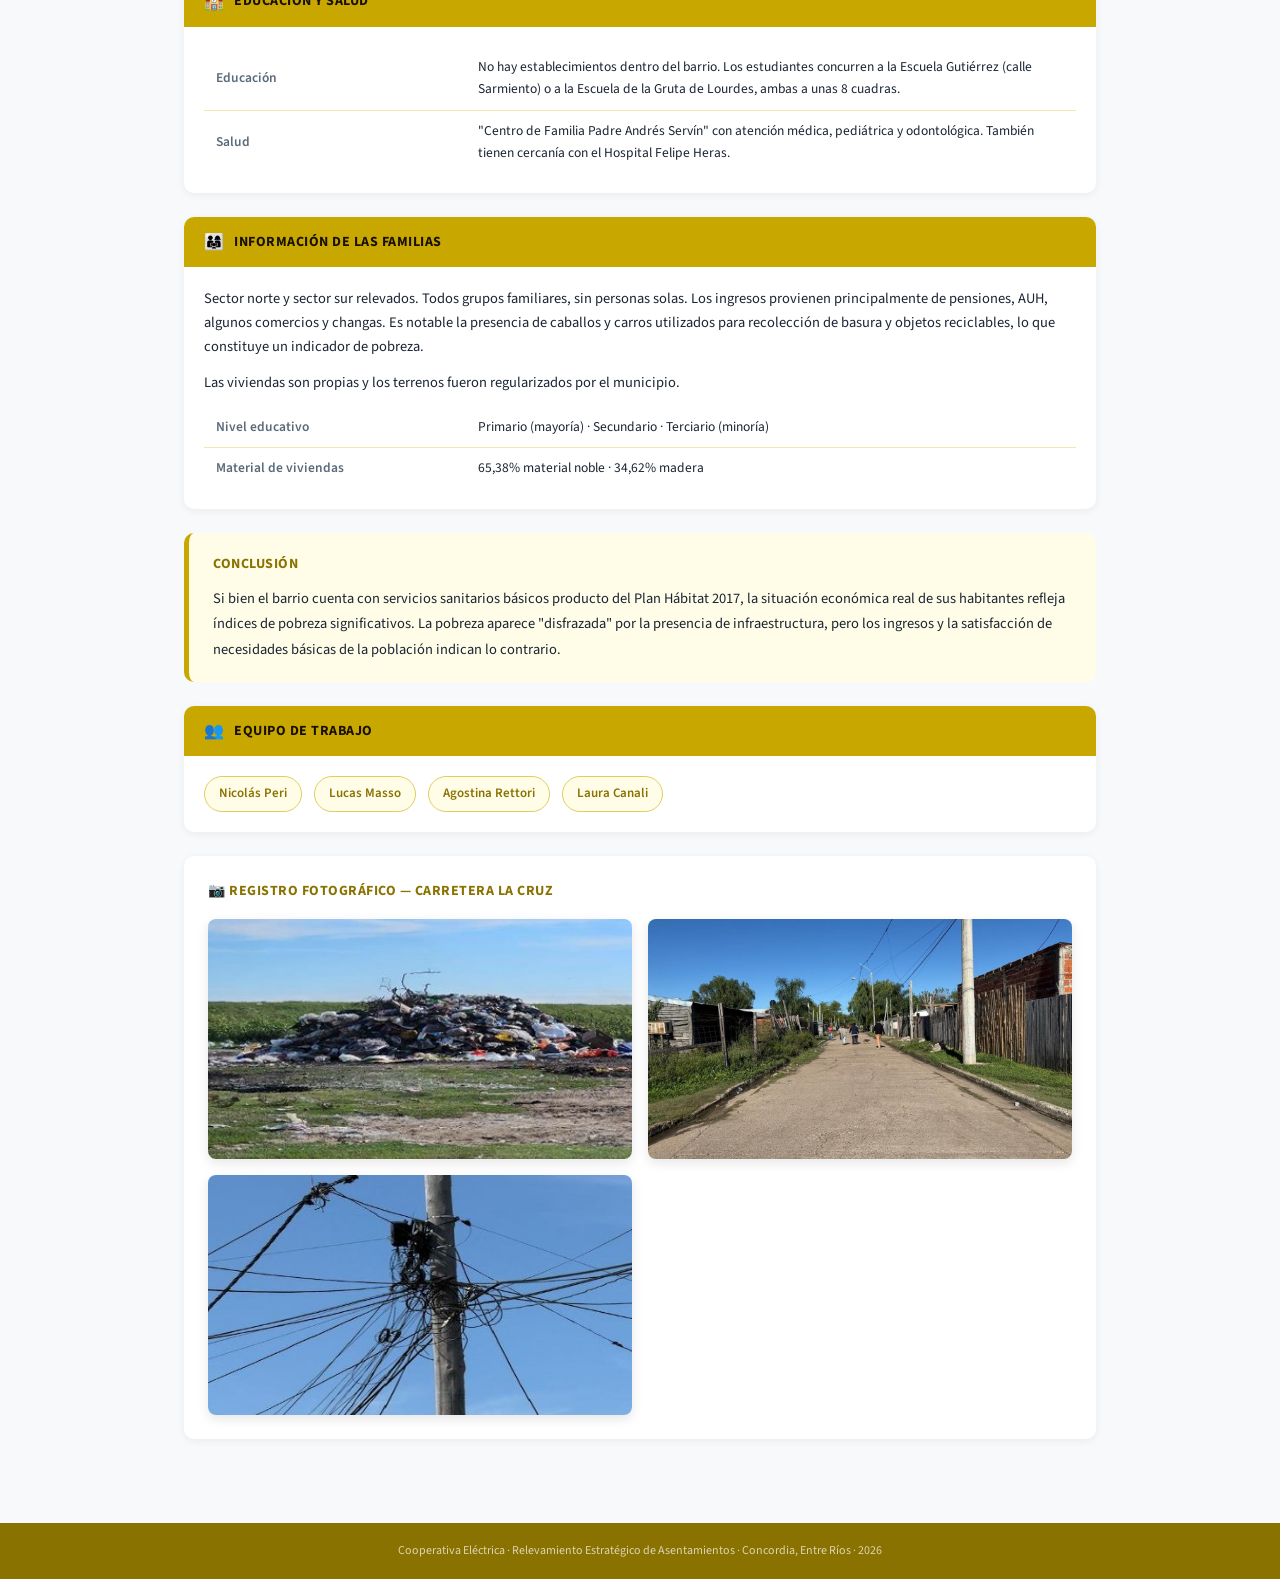
<file: Relevamiento Carretera La Cruz.html>
<!DOCTYPE html>
<html lang="es">
<head>
  <meta charset="UTF-8">
  <meta name="viewport" content="width=device-width, initial-scale=1.0">
  <title>Relevamiento Carretera La Cruz — Cooperativa Eléctrica</title>
  <link href="https://fonts.googleapis.com/css2?family=Playfair+Display:wght@600;700&family=Source+Sans+3:wght@300;400;600&display=swap" rel="stylesheet">
  <style>
    :root {
      --primary: #c8a800;
      --primary-dark: #8a7200;
      --primary-light: #fffde7;
      --accent: #f9a825;
      --text: #1a2433;
      --text-muted: #5a6a7a;
      --border: #f0e8b0;
      --bg: #f7f9fb;
      --white: #ffffff;
    }
    * { margin: 0; padding: 0; box-sizing: border-box; }
    body { font-family: 'Source Sans 3', sans-serif; background: var(--bg); color: var(--text); font-size: 15px; line-height: 1.65; }

    .header { background: linear-gradient(135deg, #8a7200 0%, #c8a800 60%, #f9d000 100%); color: #2a1f00; padding: 0; position: relative; overflow: hidden; }
    .header::before { content: ''; position: absolute; top: -60px; right: -60px; width: 300px; height: 300px; border-radius: 50%; background: rgba(255,255,255,0.08); }
    .header::after { content: ''; position: absolute; bottom: -80px; left: 40%; width: 200px; height: 200px; border-radius: 50%; background: rgba(255,255,255,0.05); }
    .header-inner { position: relative; z-index: 1; display: flex; align-items: center; gap: 24px; padding: 28px 48px; }
    .logo-wrap img { width: 64px; filter: drop-shadow(0 2px 6px rgba(0,0,0,0.15)); }
    .header-text h1 { font-family: 'Playfair Display', serif; font-size: 26px; font-weight: 700; letter-spacing: 0.3px; margin-bottom: 4px; color: #1a1000; }
    .header-text .subtitulo { font-size: 13px; opacity: 0.75; font-weight: 300; color: #2a1f00; }
    .header-text .fecha { font-size: 12px; opacity: 0.6; margin-top: 2px; font-weight: 300; color: #2a1f00; }
    .header-badge { margin-left: auto; background: rgba(0,0,0,0.12); border: 1px solid rgba(0,0,0,0.15); border-radius: 8px; padding: 10px 18px; text-align: center; }
    .header-badge .zona-label { font-size: 10px; opacity: 0.65; text-transform: uppercase; letter-spacing: 1px; color: #2a1f00; }
    .header-badge .zona-val { font-size: 15px; font-weight: 600; margin-top: 2px; color: #1a1000; }

    .nav-back { background: var(--white); border-bottom: 1px solid var(--border); padding: 10px 48px; }
    .nav-back a { color: var(--primary-dark); text-decoration: none; font-size: 13px; font-weight: 600; display: inline-flex; align-items: center; gap: 6px; transition: gap 0.2s; }
    .nav-back a:hover { gap: 10px; }

    .contenido { max-width: 960px; margin: 0 auto; padding: 40px 24px 60px; }

    .kpi-grid { display: grid; grid-template-columns: repeat(4, 1fr); gap: 16px; margin-bottom: 32px; }
    .kpi-card { background: var(--white); border-radius: 10px; padding: 18px 16px; border-top: 3px solid var(--primary); box-shadow: 0 2px 8px rgba(0,0,0,0.06); text-align: center; }
    .kpi-card .kpi-icono { font-size: 22px; margin-bottom: 6px; }
    .kpi-card .kpi-val { font-size: 22px; font-weight: 700; color: var(--primary-dark); line-height: 1.1; margin-bottom: 4px; }
    .kpi-card .kpi-lbl { font-size: 11px; color: var(--text-muted); text-transform: uppercase; letter-spacing: 0.4px; font-weight: 600; }

    .seccion { background: var(--white); border-radius: 10px; box-shadow: 0 2px 8px rgba(0,0,0,0.06); margin-bottom: 24px; overflow: hidden; }
    .seccion-header { background: var(--primary); color: #1a1000; padding: 12px 20px; display: flex; align-items: center; gap: 10px; }
    .seccion-header .icono { font-size: 16px; }
    .seccion-header h2 { font-size: 14px; font-weight: 700; text-transform: uppercase; letter-spacing: 0.5px; }
    .seccion-body { padding: 20px; }
    .seccion-body p { margin-bottom: 12px; font-size: 14.5px; color: var(--text); }
    .seccion-body p:last-child { margin-bottom: 0; }

    .alerta { background: #fff8e1; border-left: 4px solid #f9a825; border-radius: 0 6px 6px 0; padding: 12px 16px; margin: 14px 0; font-size: 13.5px; color: #5d3f00; display: flex; gap: 10px; align-items: flex-start; }
    .info-box { background: #e3f2fd; border-left: 4px solid #1976d2; border-radius: 0 6px 6px 0; padding: 12px 16px; margin: 14px 0; font-size: 13.5px; color: #0d2d4a; }

    .tabla-datos { width: 100%; border-collapse: collapse; font-size: 13.5px; }
    .tabla-datos tr { border-bottom: 1px solid var(--border); }
    .tabla-datos tr:last-child { border-bottom: none; }
    .tabla-datos td { padding: 9px 12px; }
    .tabla-datos td:first-child { color: var(--text-muted); font-weight: 600; width: 30%; }
    .tabla-datos tr:hover td { background: var(--primary-light); }

    .svc-table { width: 100%; border-collapse: collapse; font-size: 13.5px; }
    .svc-table th { background: var(--primary-light); color: var(--primary-dark); font-size: 11px; text-transform: uppercase; padding: 10px 12px; text-align: left; letter-spacing: 0.4px; font-weight: 700; }
    .svc-table td { padding: 9px 12px; border-bottom: 1px solid var(--border); }
    .svc-table tr:last-child td { border-bottom: none; }
    .svc-table tr:hover td { background: var(--primary-light); }

    .badge { display: inline-block; padding: 3px 10px; border-radius: 12px; font-size: 12px; font-weight: 600; }
    .badge.si { background: #e6f4ea; color: #2e7d32; }
    .badge.no { background: #fce8e6; color: #c62828; }
    .badge.parcial { background: #fff8e1; color: #f57f17; }

    .conclusion { background: var(--primary-light); border-radius: 10px; padding: 20px 24px; border-left: 5px solid var(--primary); margin-bottom: 24px; }
    .conclusion h2 { font-size: 14px; font-weight: 700; color: var(--primary-dark); text-transform: uppercase; letter-spacing: 0.5px; margin-bottom: 10px; }
    .conclusion p { font-size: 14.5px; line-height: 1.75; color: var(--text); }

    .equipo-grid { display: flex; gap: 12px; flex-wrap: wrap; }
    .equipo-chip { background: var(--primary-light); border: 1px solid #e0cc60; color: var(--primary-dark); border-radius: 20px; padding: 6px 14px; font-size: 13px; font-weight: 600; }

    .galeria { background: white; border-radius: 10px; padding: 24px; margin-bottom: 24px; box-shadow: 0 2px 8px rgba(0,0,0,0.06); }
    .galeria h2 { font-size: 14px; font-weight: 700; color: var(--primary-dark); text-transform: uppercase; letter-spacing: 0.5px; margin-bottom: 16px; }
    .galeria-grid { display: grid; grid-template-columns: repeat(auto-fit, minmax(280px, 1fr)); gap: 16px; }
    .galeria-item { border-radius: 8px; overflow: hidden; box-shadow: 0 4px 12px rgba(0,0,0,0.1); transition: transform 0.2s, box-shadow 0.2s; }
    .galeria-item:hover { transform: translateY(-4px); box-shadow: 0 6px 20px rgba(0,0,0,0.18); }
    .galeria-item img { width: 100%; height: 240px; object-fit: cover; display: block; cursor: zoom-in; }

    #lightbox-overlay { display: none; position: fixed; z-index: 99999; top: 0; left: 0; width: 100vw; height: 100vh; background: rgba(0,0,0,0.92); justify-content: center; align-items: center; cursor: zoom-out; }
    #lightbox-overlay.active { display: flex; }
    #lightbox-overlay img { max-width: 92vw; max-height: 92vh; object-fit: contain; border-radius: 8px; box-shadow: 0 20px 60px rgba(0,0,0,0.5); }
    #lightbox-close-btn { position: fixed; top: 20px; right: 30px; color: white; font-size: 36px; font-weight: 300; cursor: pointer; z-index: 100000; background: rgba(0,0,0,0.4); width: 50px; height: 50px; border-radius: 50%; display: flex; align-items: center; justify-content: center; transition: background 0.2s; user-select: none; }
    #lightbox-close-btn:hover { background: rgba(0,0,0,0.7); }

    .footer { background: var(--primary-dark); color: rgba(255,255,255,0.7); text-align: center; padding: 18px 24px; font-size: 12px; }
    @media (max-width: 680px) { .kpi-grid { grid-template-columns: 1fr 1fr; } .header-inner { flex-wrap: wrap; padding: 20px; } .contenido { padding: 24px 16px 40px; } .nav-back { padding: 10px 16px; } }
  </style>
</head>
<body>

<div class="header">
  <div class="header-inner">
    <div class="logo-wrap"><img src="logo_cooperativa_transparente.png" alt="Cooperativa Eléctrica"></div>
    <div class="header-text">
      <h1>Relevamiento Carretera La Cruz</h1>
      <div class="subtitulo">Cooperativa Eléctrica · Concordia, Entre Ríos</div>
      <div class="fecha">Relevamiento realizado: 8 al 13 de abril de 2026</div>
    </div>
    <div class="header-badge">
      <div class="zona-label">Zona</div>
      <div class="zona-val">Sur Oeste</div>
    </div>
  </div>
</div>

<div class="nav-back">
  <a href="Mapa Relevamiento Asentamientos.html">← Volver al mapa</a>
</div>

<div class="contenido">

  <div class="kpi-grid">
    <div class="kpi-card"><div class="kpi-icono">👤</div><div class="kpi-val">26,50</div><div class="kpi-lbl">Edad promedio</div></div>
    <div class="kpi-card"><div class="kpi-icono">📅</div><div class="kpi-val">Años 70</div><div class="kpi-lbl">Origen del asentamiento</div></div>
    <div class="kpi-card"><div class="kpi-icono">⚡</div><div class="kpi-val">60%</div><div class="kpi-lbl">Conexión legal</div></div>
    <div class="kpi-card"><div class="kpi-icono">📋</div><div class="kpi-val">90%</div><div class="kpi-lbl">Subsidio RESEF solicitado</div></div>
  </div>

  <div class="seccion">
    <div class="seccion-header"><span class="icono">📍</span><h2>Introducción</h2></div>
    <div class="seccion-body">
      <p>El barrio Carretera La Cruz se encuentra en la zona sur-suroeste de la ciudad, entre calles 66 y 71, a ambos lados de la Carretera La Cruz. Era una de las zonas inundables de Concordia por encontrarse bajo la cota 14, pero tras la construcción de la defensa sur dejó de serlo. Sus orígenes arrancan a principios de los años 70, donde se construyó un plan de viviendas ocupado por trabajadores de una empresa de la zona.</p>
      <p>En 2017 se implementó el <strong>Plan Hábitat</strong>, que urbanizó el sector con cloacas, agua potable, cordón cuneta, alumbrado público, redes eléctricas y asfalto. Posteriormente el municipio intervino en el mejoramiento de las viviendas. Sin embargo, aún persisten viviendas de madera.</p>
      <div class="info-box">ℹ️ Por sus servicios no debería catalogarse como villa, pero si se observa la realidad económica de sus habitantes, sí podría serlo.</div>
    </div>
  </div>

  <div class="seccion">
    <div class="seccion-header"><span class="icono">⚡</span><h2>Servicio Eléctrico</h2></div>
    <div class="seccion-body">
      <div class="info-box">✅ Todo el sector tiene tendido eléctrico. Las líneas son en altura para evitar hurtos. Transformador sobre la Carretera La Cruz.</div>
      <div class="alerta"><span>⚠️ El <strong>40%</strong> tiene conexiones irregulares. La mayor concentración de enganchados está en las últimas calles hacia el norte, donde también hay viviendas más precarias.</span></div>
      <p>Cuando se realizó el tendido (~2019), la mayoría normalizó su conexión. El promedio de factura abonada es entre $50.000 y $70.000. El 90% de los socios de la Cooperativa en esta zona tiene el trámite de subsidio RESEF realizado.</p>
      <p>En viviendas con quiosco o despensa con freezer se registran facturas más elevadas.</p>
    </div>
  </div>

  <div class="seccion">
    <div class="seccion-header"><span class="icono">🔧</span><h2>Servicios Públicos y Comunicación</h2></div>
    <div class="seccion-body">
      <table class="svc-table">
        <thead><tr><th>Servicio</th><th>Estado</th><th>Detalle</th></tr></thead>
        <tbody>
          <tr><td>Cloacas</td><td><span class="badge parcial">Con problemas</span></td><td>Conectados en mayoría, pero se observaron tapadas con desechos corriendo por el cordón cuneta</td></tr>
          <tr><td>Agua corriente</td><td><span class="badge parcial">Con problemas</span></td><td>Disponible pero con pérdidas observadas sobre calle 70</td></tr>
          <tr><td>Alumbrado público</td><td><span class="badge no">Deficiente</span></td><td>Funciona poco o en forma intermitente. Luminarias rotas sin reponer</td></tr>
          <tr><td>Transporte público</td><td><span class="badge parcial">Limitado</span></td><td>Solo circula por la Carretera. A ~6 cuadras para muchos vecinos</td></tr>
          <tr><td>Recolección residuos</td><td><span class="badge no">Deficiente</span></td><td>Un solo contenedor al inicio. Dos basurales importantes en el sector norte y más en el sur</td></tr>
          <tr><td>Telefonía celular</td><td><span class="badge si">Disponible</span></td><td>Principal medio de comunicación</td></tr>
          <tr><td>Internet</td><td><span class="badge si">Disponible</span></td><td>Fibra óptica — Megacable</td></tr>
          <tr><td>Centro comunitario</td><td><span class="badge si">Disponible</span></td><td>"Centro de Familia Padre Andrés Servín" — trámites, CDI, cursos, atención médica y odontológica</td></tr>
        </tbody>
      </table>
    </div>
  </div>

  <div class="seccion">
    <div class="seccion-header"><span class="icono">🏫</span><h2>Educación y Salud</h2></div>
    <div class="seccion-body">
      <table class="tabla-datos">
        <tr><td>Educación</td><td>No hay establecimientos dentro del barrio. Los estudiantes concurren a la Escuela Gutiérrez (calle Sarmiento) o a la Escuela de la Gruta de Lourdes, ambas a unas 8 cuadras.</td></tr>
        <tr><td>Salud</td><td>"Centro de Familia Padre Andrés Servín" con atención médica, pediátrica y odontológica. También tienen cercanía con el Hospital Felipe Heras.</td></tr>
      </table>
    </div>
  </div>

  <div class="seccion">
    <div class="seccion-header"><span class="icono">👨‍👩‍👧</span><h2>Información de las Familias</h2></div>
    <div class="seccion-body">
      <p>Sector norte y sector sur relevados. Todos grupos familiares, sin personas solas. Los ingresos provienen principalmente de pensiones, AUH, algunos comercios y changas. Es notable la presencia de caballos y carros utilizados para recolección de basura y objetos reciclables, lo que constituye un indicador de pobreza.</p>
      <p>Las viviendas son propias y los terrenos fueron regularizados por el municipio.</p>
      <table class="tabla-datos" style="margin-top:12px">
        <tr><td>Nivel educativo</td><td>Primario (mayoría) · Secundario · Terciario (minoría)</td></tr>
        <tr><td>Material de viviendas</td><td>65,38% material noble · 34,62% madera</td></tr>
      </table>
    </div>
  </div>

  <div class="conclusion">
    <h2>Conclusión</h2>
    <p>Si bien el barrio cuenta con servicios sanitarios básicos producto del Plan Hábitat 2017, la situación económica real de sus habitantes refleja índices de pobreza significativos. La pobreza aparece "disfrazada" por la presencia de infraestructura, pero los ingresos y la satisfacción de necesidades básicas de la población indican lo contrario.</p>
  </div>

  <div class="seccion">
    <div class="seccion-header"><span class="icono">👥</span><h2>Equipo de Trabajo</h2></div>
    <div class="seccion-body">
      <div class="equipo-grid">
        <div class="equipo-chip">Nicolás Peri</div>
        <div class="equipo-chip">Lucas Masso</div>
        <div class="equipo-chip">Agostina Rettori</div>
        <div class="equipo-chip">Laura Canali</div>
      </div>
    </div>
  </div>

  <div class="galeria">
    <h2>📷 Registro Fotográfico — Carretera La Cruz</h2>
    <div class="galeria-grid">
      <div class="galeria-item"><img src="carretera_1.jpg" alt="Foto del relevamiento"></div>
      <div class="galeria-item"><img src="carretera_2.jpg" alt="Foto del relevamiento"></div>
      <div class="galeria-item"><img src="carretera_3.jpg" alt="Foto del relevamiento"></div>
    </div>
  </div>

</div>

<div class="footer">Cooperativa Eléctrica · Relevamiento Estratégico de Asentamientos · Concordia, Entre Ríos · 2026</div>

<script>
document.addEventListener('DOMContentLoaded', function() {
  var overlay = document.createElement('div'); overlay.id = 'lightbox-overlay';
  var closeBtn = document.createElement('span'); closeBtn.id = 'lightbox-close-btn'; closeBtn.innerHTML = '&times;';
  var imgEl = document.createElement('img'); imgEl.alt = 'Foto ampliada';
  overlay.appendChild(closeBtn); overlay.appendChild(imgEl); document.body.appendChild(overlay);
  var imgs = document.querySelectorAll('.galeria-item img');
  for (var i = 0; i < imgs.length; i++) { imgs[i].addEventListener('click', function(e) { e.stopPropagation(); imgEl.src = this.src; overlay.classList.add('active'); document.body.style.overflow = 'hidden'; }); }
  function cerrar() { overlay.classList.remove('active'); document.body.style.overflow = ''; }
  overlay.addEventListener('click', cerrar); closeBtn.addEventListener('click', cerrar);
  document.addEventListener('keydown', function(e) { if (e.key === 'Escape') cerrar(); });
});
</script>
</body>
</html>
</file>
